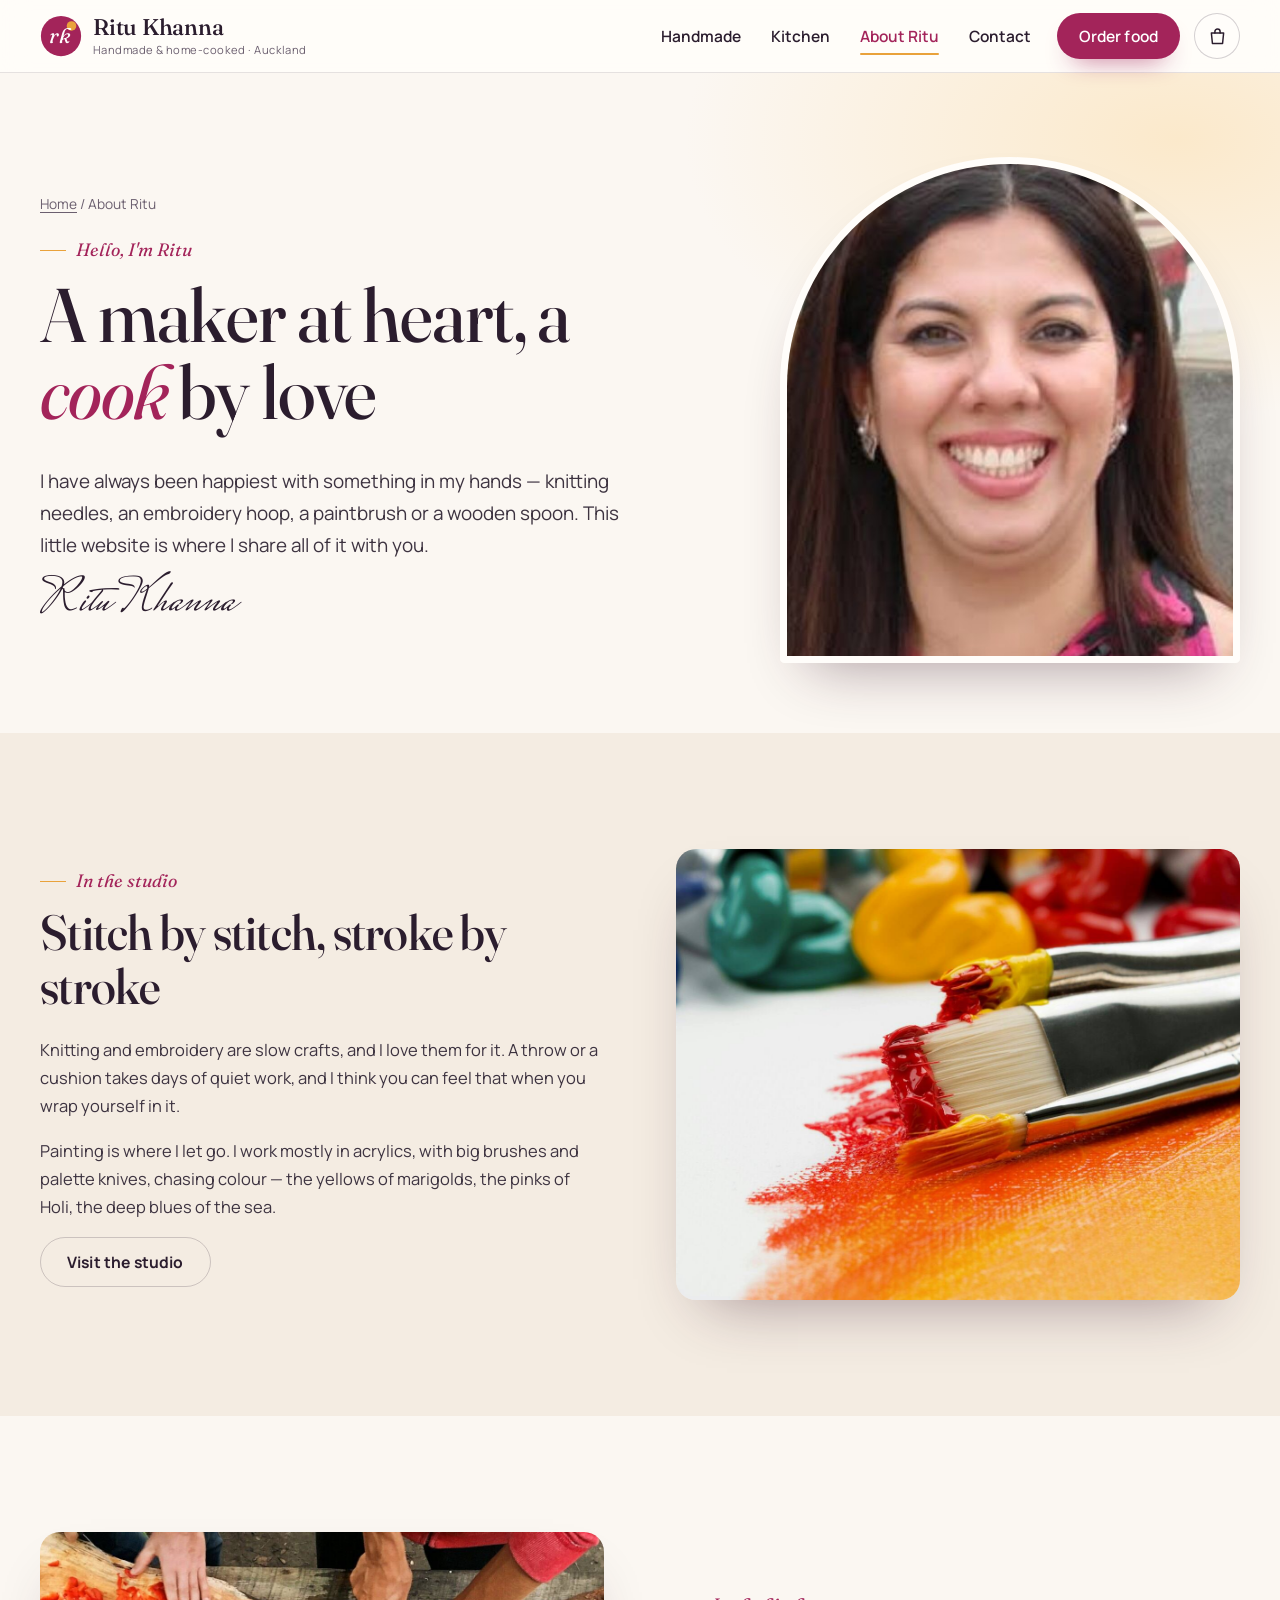
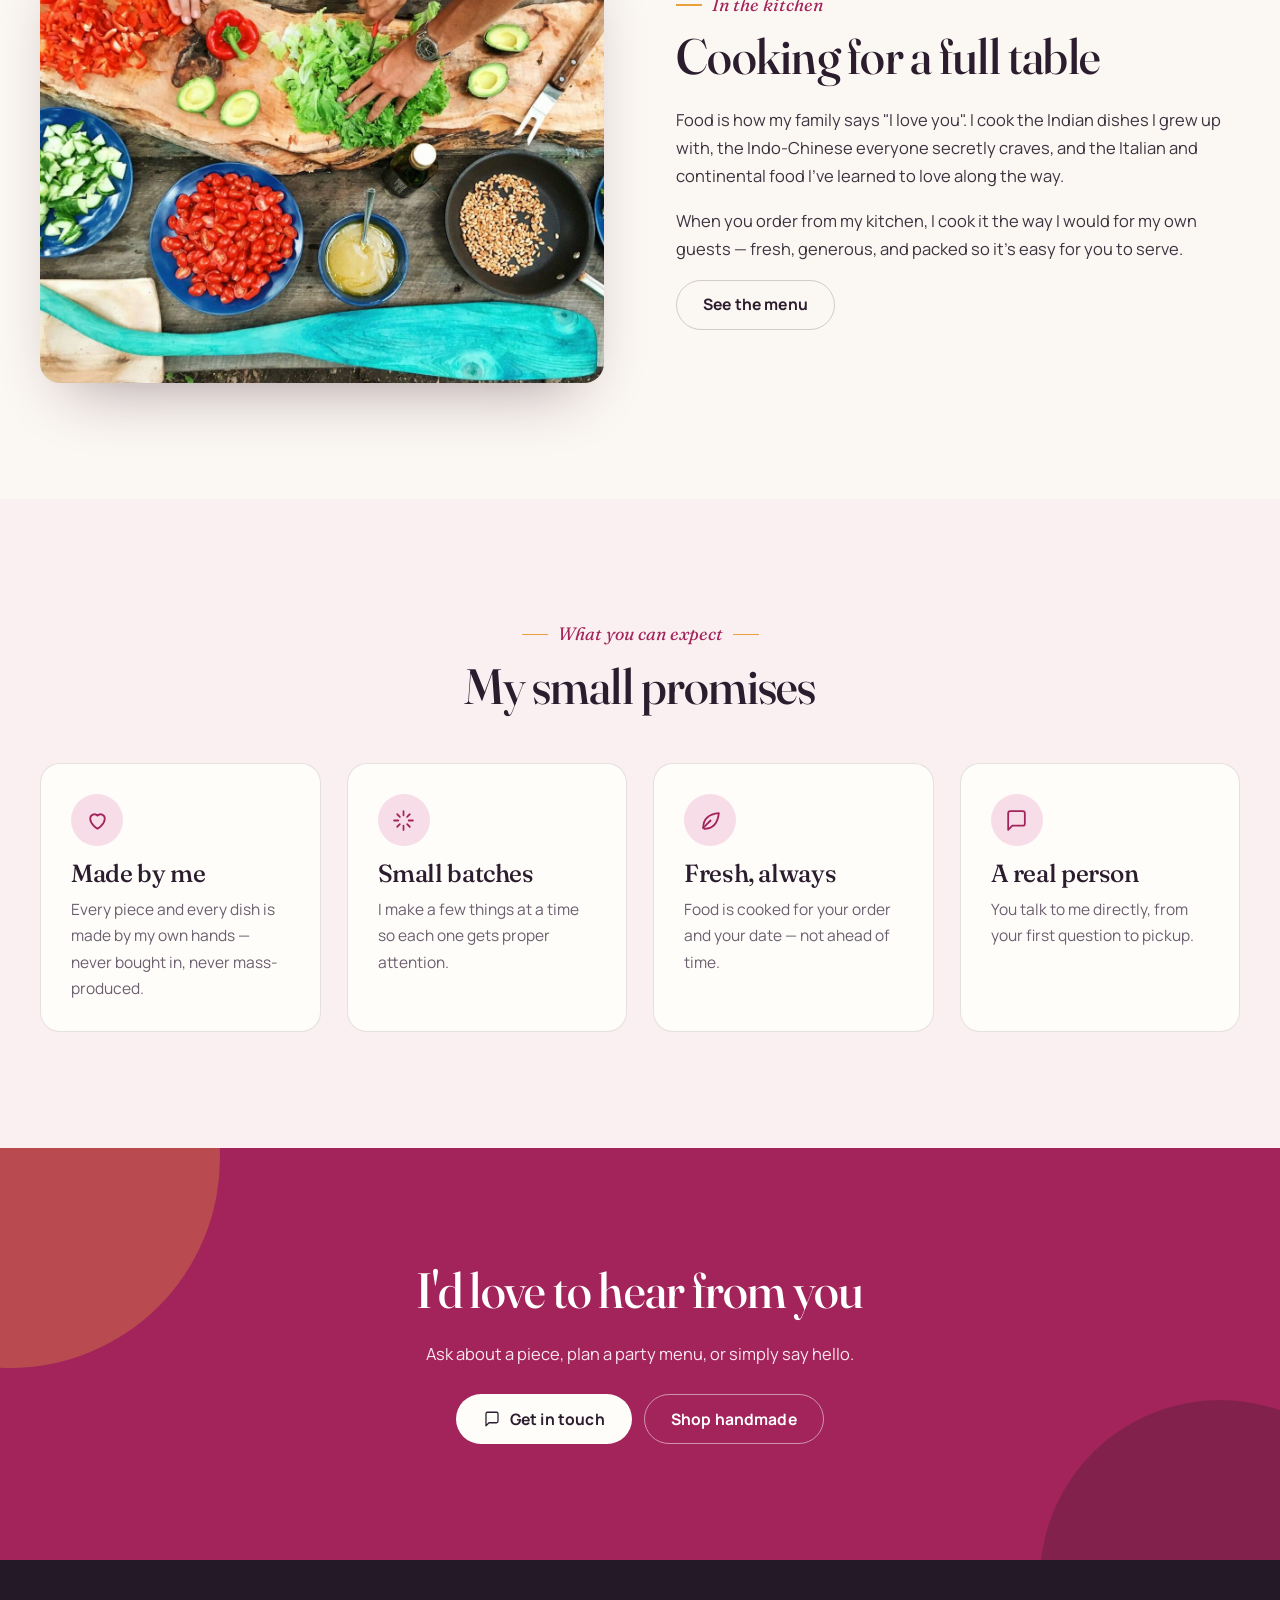
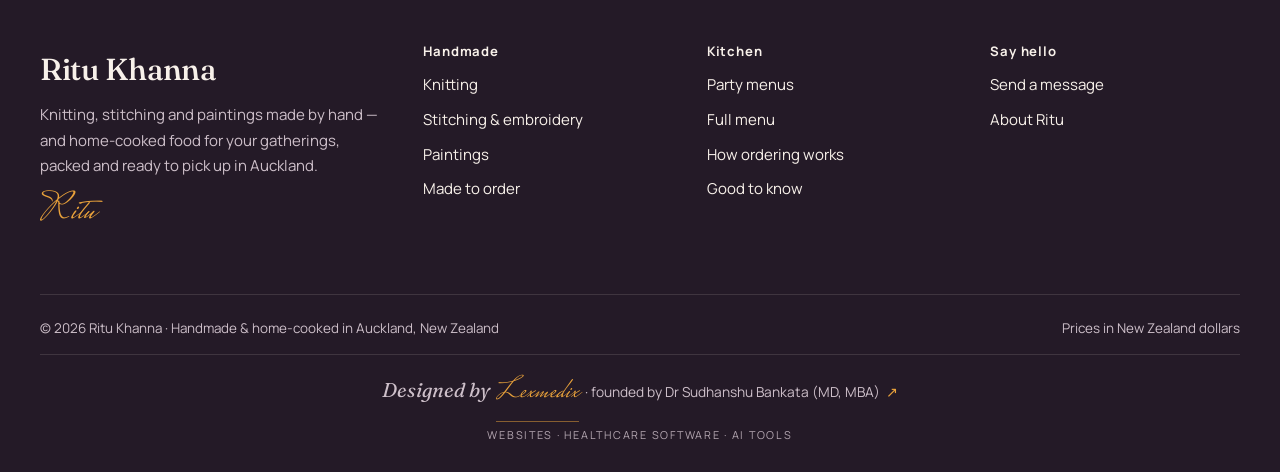
<file: about/index.html>
<!doctype html>
<html lang="en-NZ" data-root="../">
<head>
  <meta charset="utf-8">
  <meta name="viewport" content="width=device-width, initial-scale=1">
  <title>About Ritu Khanna — maker, painter and home cook in Auckland</title>
  <meta name="description" content="Meet Ritu Khanna: she knits, stitches, paints and cooks Indian, Indo-Chinese, Italian and continental food in Auckland.">
  <meta name="theme-color" content="#fbf7f2">
  <meta property="og:type" content="website">
  <meta property="og:site_name" content="Ritu Khanna">
  <meta property="og:title" content="About Ritu Khanna — maker, painter and home cook in Auckland">
  <meta property="og:description" content="Meet Ritu Khanna: she knits, stitches, paints and cooks Indian, Indo-Chinese, Italian and continental food in Auckland.">
  <meta property="og:image" content="https://drbankata.github.io/ritu-khanna/assets/img/og-image.jpg">
  <meta property="og:url" content="https://drbankata.github.io/ritu-khanna/about/">
  <meta property="og:locale" content="en_NZ">
  <meta name="twitter:card" content="summary_large_image">
  <link rel="canonical" href="https://drbankata.github.io/ritu-khanna/about/">
  <link rel="icon" type="image/svg+xml" href="../assets/img/favicon.svg">
  <link rel="icon" type="image/png" href="../assets/img/favicon.png">
  <link rel="apple-touch-icon" href="../assets/img/apple-touch-icon.png">
  <link rel="preload" href="../assets/fonts/fraunces.woff2" as="font" type="font/woff2" crossorigin>
  <link rel="preload" href="../assets/fonts/manrope.woff2" as="font" type="font/woff2" crossorigin>
  <link rel="stylesheet" href="../assets/css/site.css?v=9f1ad7dc">
  <script type="application/ld+json">{"@context": "https://schema.org", "@type": "LocalBusiness", "name": "Ritu Khanna", "url": "https://drbankata.github.io/ritu-khanna/", "image": "https://drbankata.github.io/ritu-khanna/assets/img/og-image.jpg", "description": "Handmade knitting, embroidery and original paintings, and home-cooked Indian, Indo-Chinese, Italian and continental party food for pickup in Auckland.", "address": {"@type": "PostalAddress", "addressLocality": "Auckland", "addressCountry": "NZ"}, "currenciesAccepted": "NZD"}</script>
</head>
<body>
<a class="skip" href="#main">Skip to content</a>
<div class="progress" aria-hidden="true"></div>
<!-- HEADER (same on every page; generated once, now edit each page) -->
<header class="site-header">
  <div class="wrap bar">
    <a class="brand" href="../" aria-label="Ritu Khanna, home"><svg class="mono" viewBox="0 0 48 48" aria-hidden="true"><circle cx="24" cy="24" r="23" fill="#a3245a"/><circle cx="36" cy="12.5" r="5.5" fill="#e9a23b"/><text x="22.5" y="32.5" text-anchor="middle" font-family="Fraunces,Georgia,serif" font-style="italic" font-size="24" fill="#fff">rk</text></svg><span><b>Ritu Khanna</b><small>Handmade &amp; home-cooked · Auckland</small></span></a>
    <div class="tools">
      <nav class="nav" id="site-nav" aria-label="Main"><a href="../handmade/">Handmade</a><a href="../kitchen/">Kitchen</a><a href="../about/" aria-current="page">About Ritu</a><a href="../contact/">Contact</a><a class="btn btn-berry" href="../kitchen/#menu">Order food</a></nav>
      <button class="icon-btn" type="button" data-open-bag aria-label="Your bag"><svg class="" viewBox="0 0 24 24" fill="none" stroke="currentColor" stroke-width="1.7" stroke-linecap="round" stroke-linejoin="round" aria-hidden="true"><path d="M5 8h14l-1.2 12H6.2L5 8z"/><path d="M9 8V6.5a3 3 0 0 1 6 0V8"/></svg><span class="count" data-bag-count data-n="0">0</span></button>
      <button class="icon-btn menu-btn" type="button" aria-expanded="false" aria-controls="site-nav"><svg viewBox="0 0 24 24" fill="none" stroke="currentColor" stroke-width="2" stroke-linecap="round"><path d="M4 7h16M4 12h16M4 17h10"/></svg><span class="sr-only">Open menu</span></button>
    </div>
  </div>
</header>
<main id="main">
<section class="phero">
  <div class="wrap">
    <div>
      <p class="crumbs"><a href="../">Home</a> / About Ritu</p>
      <span class="note">Hello, I'm Ritu</span>
      <h1>A maker at heart, a <em>cook</em> by love</h1>
      <p class="lede">I have always been happiest with something in my hands — knitting needles, an embroidery hoop, a paintbrush or a wooden spoon. This little website is where I share all of it with you.</p>
      <p class="sign" aria-hidden="true">Ritu Khanna</p>
    </div>
    <!-- Swap in a better photo later: replace assets/img/ritu.jpg (portrait, about 3:4) and keep the name. -->
    <div class="pic arch"><img src="../assets/img/ritu.jpg" alt="Ritu Khanna" width="540" height="900" fetchpriority="high"></div>
  </div>
</section>

<section class="section oat">
  <div class="wrap split">
    <div>
      <span class="note">In the studio</span>
      <h2>Stitch by stitch, stroke by stroke</h2>
      <p>Knitting and embroidery are slow crafts, and I love them for it. A throw or a cushion takes days of quiet work, and I think you can feel that when you wrap yourself in it.</p>
      <p>Painting is where I let go. I work mostly in acrylics, with big brushes and palette knives, chasing colour — the yellows of marigolds, the pinks of Holi, the deep blues of the sea.</p>
      <a class="btn btn-line" href="../handmade/">Visit the studio</a>
    </div>
    <div class="pic" style="border-radius:var(--r);overflow:hidden;box-shadow:var(--shadow);aspect-ratio:5/4"><img src="../assets/img/hero-paintbrush.jpg" alt="A paintbrush laying down bright orange paint" width="1400" height="1000" loading="lazy" style="width:100%;height:100%;object-fit:cover"></div>
  </div>
</section>

<section class="section">
  <div class="wrap split">
    <div class="pic" style="border-radius:var(--r);overflow:hidden;box-shadow:var(--shadow);aspect-ratio:5/4"><img src="../assets/img/hero-cooking.jpg" alt="Hands chopping fresh vegetables" width="1400" height="1000" loading="lazy" style="width:100%;height:100%;object-fit:cover"></div>
    <div>
      <span class="note">In the kitchen</span>
      <h2>Cooking for a full table</h2>
      <p>Food is how my family says "I love you". I cook the Indian dishes I grew up with, the Indo-Chinese everyone secretly craves, and the Italian and continental food I've learned to love along the way.</p>
      <p>When you order from my kitchen, I cook it the way I would for my own guests — fresh, generous, and packed so it's easy for you to serve.</p>
      <a class="btn btn-line" href="../kitchen/">See the menu</a>
    </div>
  </div>
</section>

<section class="section blush">
  <div class="wrap">
    <div class="head center"><span class="note">What you can expect</span><h2>My small promises</h2></div>
    <div class="grid g4">
      <article class="card"><span class="ic"><svg class="" viewBox="0 0 24 24" fill="none" stroke="currentColor" stroke-width="1.7" stroke-linecap="round" stroke-linejoin="round" aria-hidden="true"><path d="M12 20s-7-4.4-7-10a4 4 0 0 1 7-2.6A4 4 0 0 1 19 10c0 5.6-7 10-7 10z"/></svg></span><h3>Made by me</h3><p>Every piece and every dish is made by my own hands — never bought in, never mass-produced.</p></article>
      <article class="card"><span class="ic"><svg class="" viewBox="0 0 24 24" fill="none" stroke="currentColor" stroke-width="1.7" stroke-linecap="round" stroke-linejoin="round" aria-hidden="true"><path d="M12 3v4M12 17v4M3 12h4M17 12h4M6 6l2.5 2.5M15.5 15.5L18 18M18 6l-2.5 2.5M8.5 15.5L6 18"/></svg></span><h3>Small batches</h3><p>I make a few things at a time so each one gets proper attention.</p></article>
      <article class="card"><span class="ic"><svg class="" viewBox="0 0 24 24" fill="none" stroke="currentColor" stroke-width="1.7" stroke-linecap="round" stroke-linejoin="round" aria-hidden="true"><path d="M5 19c0-8 5-13 15-14-1 10-6 15-14 15"/><path d="M5 19l7-7"/></svg></span><h3>Fresh, always</h3><p>Food is cooked for your order and your date — not ahead of time.</p></article>
      <article class="card"><span class="ic"><svg class="" viewBox="0 0 24 24" fill="none" stroke="currentColor" stroke-width="1.7" stroke-linecap="round" stroke-linejoin="round" aria-hidden="true"><path d="M20 15a2 2 0 0 1-2 2H8l-4 4V5a2 2 0 0 1 2-2h12a2 2 0 0 1 2 2z"/></svg></span><h3>A real person</h3><p>You talk to me directly, from your first question to pickup.</p></article>
    </div>
  </div>
</section>
<section class="section closing">
  <div class="wrap narrow">
    <h2>I'd love to hear from you</h2>
    <p>Ask about a piece, plan a party menu, or simply say hello.</p>
    <div class="cta-row"><a class="btn btn-light" href="../contact/"><svg class="" viewBox="0 0 24 24" fill="none" stroke="currentColor" stroke-width="1.7" stroke-linecap="round" stroke-linejoin="round" aria-hidden="true"><path d="M20 15a2 2 0 0 1-2 2H8l-4 4V5a2 2 0 0 1 2-2h12a2 2 0 0 1 2 2z"/></svg> Get in touch</a><a class="btn btn-ghost" href="../handmade/">Shop handmade</a></div>
  </div>
</section>
</main>
<!-- FOOTER (same on every page) -->
<footer class="site-footer">
  <div class="wrap">
    <div class="fgrid">
      <div class="fbrand"><b>Ritu Khanna</b><p>Knitting, stitching and paintings made by hand — and home-cooked food for your gatherings, packed and ready to pick up in <span data-pickup>Auckland</span>.</p><p class="sign" aria-hidden="true">Ritu</p>
        <div class="social"><a data-show="instagram" href="#" aria-label="Instagram"><svg class="" viewBox="0 0 24 24" fill="none" stroke="currentColor" stroke-width="1.7" stroke-linecap="round" stroke-linejoin="round" aria-hidden="true"><rect x="3" y="3" width="18" height="18" rx="5"/><circle cx="12" cy="12" r="4"/><circle cx="17.5" cy="6.5" r=".6" fill="currentColor"/></svg></a><a data-show="facebook" href="#" aria-label="Facebook"><svg class="" viewBox="0 0 24 24" fill="none" stroke="currentColor" stroke-width="1.7" stroke-linecap="round" stroke-linejoin="round" aria-hidden="true"><path d="M14.5 21v-7.5h2.6l.4-3h-3V8.6c0-.9.3-1.5 1.6-1.5h1.6V4.4a21 21 0 0 0-2.4-.1c-2.4 0-4 1.4-4 4.1v2.1H8.7v3h2.6V21"/></svg></a><a data-show="whatsapp" href="#" aria-label="WhatsApp"><svg viewBox="0 0 24 24" fill="currentColor" aria-hidden="true"><path d="M12 2a10 10 0 0 0-8.6 15.1L2 22l5-1.3A10 10 0 1 0 12 2zm5.3 14.1c-.2.6-1.3 1.2-1.8 1.2-.5.1-1 .2-3.3-.7-2.8-1.1-4.6-4-4.7-4.2-.1-.2-1.1-1.5-1.1-2.9s.7-2.1 1-2.4c.3-.3.6-.3.8-.3h.6c.2 0 .4 0 .6.5l.9 2.1c.1.2.1.4 0 .6l-.4.6-.4.5c-.1.2-.3.3-.1.6.2.3.8 1.3 1.7 2.1 1.2 1 2.1 1.3 2.4 1.5.3.1.5.1.7-.1l1-1.2c.2-.3.4-.2.7-.1l2 1c.3.1.5.2.5.3.1.2.1.7-.1 1.3z"/></svg></a></div></div>
      <div><h2 class="fh">Handmade</h2><ul><li><a href="../handmade/#knitting">Knitting</a></li><li><a href="../handmade/#stitching">Stitching &amp; embroidery</a></li><li><a href="../handmade/#paintings">Paintings</a></li><li><a href="../handmade/#custom">Made to order</a></li></ul></div>
      <div><h2 class="fh">Kitchen</h2><ul><li><a href="../kitchen/#packages">Party menus</a></li><li><a href="../kitchen/#menu">Full menu</a></li><li><a href="../kitchen/#how">How ordering works</a></li><li><a href="../kitchen/#good-to-know">Good to know</a></li></ul></div>
      <div><h2 class="fh">Say hello</h2><ul><li data-show="whatsapp"><a href="#" data-show="whatsapp">WhatsApp <span data-fill></span></a></li><li data-show="email"><a href="#" data-show="email"><span data-fill></span></a></li><li data-show="phone"><a href="#" data-show="phone"><span data-fill></span></a></li><li><a href="../contact/">Send a message</a></li><li><a href="../about/">About Ritu</a></li></ul></div>
    </div>
    <div class="legal"><span>© <span data-year>2026</span> Ritu Khanna · Handmade &amp; home-cooked in Auckland, New Zealand</span><span>Prices in New Zealand dollars</span></div>
  <div class="made-by"><a class="mb" href="https://lexmedix.in/services/" target="_blank" rel="noopener"><span class="mb-main"><span class="mb-pre">Designed by</span> <span class="mb-name">Lexmedix</span> <span class="mb-cred"><span class="mb-dot" aria-hidden="true">&middot; </span><span class="mb-sr">, </span>founded by Dr Sudhanshu Bankata (MD, MBA)</span><span class="mb-arrow" aria-hidden="true">&#8599;</span></span><span class="mb-sr">, </span><span class="mb-sub">Websites &middot; Healthcare software &middot; AI tools</span><span class="mb-sr"> (opens in a new tab)</span></a></div>
</div>
</footer>
<a class="wa" data-show="whatsapp" href="#" aria-label="Chat with Ritu on WhatsApp"><svg viewBox="0 0 24 24" fill="currentColor" aria-hidden="true"><path d="M12 2a10 10 0 0 0-8.6 15.1L2 22l5-1.3A10 10 0 1 0 12 2zm5.3 14.1c-.2.6-1.3 1.2-1.8 1.2-.5.1-1 .2-3.3-.7-2.8-1.1-4.6-4-4.7-4.2-.1-.2-1.1-1.5-1.1-2.9s.7-2.1 1-2.4c.3-.3.6-.3.8-.3h.6c.2 0 .4 0 .6.5l.9 2.1c.1.2.1.4 0 .6l-.4.6-.4.5c-.1.2-.3.3-.1.6.2.3.8 1.3 1.7 2.1 1.2 1 2.1 1.3 2.4 1.5.3.1.5.1.7-.1l1-1.2c.2-.3.4-.2.7-.1l2 1c.3.1.5.2.5.3.1.2.1.7-.1 1.3z"/></svg></a>
<button class="to-top" type="button" aria-label="Back to top"><svg class="" viewBox="0 0 24 24" fill="none" stroke="currentColor" stroke-width="1.7" stroke-linecap="round" stroke-linejoin="round" aria-hidden="true"><path d="M12 19V5M6 11l6-6 6 6"/></svg></button>
<!-- BAG (handmade items) -->
<dialog class="drawer" id="bag" aria-label="Your bag">
  <div class="dh"><h2>Your bag</h2><button class="icon-btn" type="button" data-close aria-label="Close"><svg class="" viewBox="0 0 24 24" fill="none" stroke="currentColor" stroke-width="1.7" stroke-linecap="round" stroke-linejoin="round" aria-hidden="true"><path d="M6 6l12 12M18 6L6 18"/></svg></button></div>
  <div class="db">
    <div class="bag-empty"><svg class="" viewBox="0 0 24 24" fill="none" stroke="currentColor" stroke-width="1.4" stroke-linecap="round" stroke-linejoin="round" aria-hidden="true"><path d="M5 8h14l-1.2 12H6.2L5 8z"/><path d="M9 8V6.5a3 3 0 0 1 6 0V8"/></svg><p>Your bag is empty.</p><a class="btn btn-line btn-sm" href="../handmade/">Browse handmade pieces</a></div>
    <div class="bag-list" hidden></div>
    <form class="form" id="bag-form" novalidate style="margin-top:20px">
      <div class="seg" role="radiogroup" aria-label="Delivery"><label><input type="radio" name="ship" value="pickup" checked><span>Pick up<small>in <span data-pickup>Auckland</span> · free</small></span></label><label><input type="radio" name="ship" value="courier"><span>Courier<small>within NZ · quoted</small></span></label></div>
      <div class="field"><label for="b-name">Your name</label><input id="b-name" name="name" autocomplete="name" required><span class="err">Please add your name</span></div>
      <div class="row"><div class="field"><label for="b-phone">Phone</label><input id="b-phone" name="phone" type="tel" autocomplete="tel" required><span class="err">Please add a phone number</span></div>
      <div class="field"><label for="b-town">Suburb / town <small>(for courier)</small></label><input id="b-town" name="town" autocomplete="address-level2"></div></div>
      <div class="field"><label for="b-note">Note <small>(colours, sizes, gift message)</small></label><textarea id="b-note" name="note" rows="3"></textarea></div>
      <button hidden type="submit"></button>
    </form>
  </div>
  <div class="df" hidden>
    <div class="total"><span>Items total</span><span class="price" data-bag-total>NZ$0</span></div>
    <button class="btn btn-berry btn-block" type="submit" form="bag-form"><svg class="" viewBox="0 0 24 24" fill="none" stroke="currentColor" stroke-width="1.7" stroke-linecap="round" stroke-linejoin="round" aria-hidden="true"><path d="M20 15a2 2 0 0 1-2 2H8l-4 4V5a2 2 0 0 1 2-2h12a2 2 0 0 1 2 2z"/></svg> Send order to Ritu</button>
    <p class="fine" style="margin:10px 0 0">Ritu confirms availability, postage and timing, then you pay to confirm. Nothing is charged here.</p>
  </div>
</dialog>
<!-- SEND (orders + messages) -->
<dialog class="modal" id="send" aria-label="Send to Ritu" style="width:min(620px,calc(100% - 24px))">
  <button class="icon-btn x" type="button" data-close aria-label="Close"><svg class="" viewBox="0 0 24 24" fill="none" stroke="currentColor" stroke-width="1.7" stroke-linecap="round" stroke-linejoin="round" aria-hidden="true"><path d="M6 6l12 12M18 6L6 18"/></svg></button>
  <div class="send">
    <h2>Send your order to Ritu</h2>
    <p class="fine">This is what Ritu will receive. Choose how you'd like to send it.</p>
    <pre class="msg-box"></pre>
    <div class="cta-row"><a class="btn wa-green" data-send="whatsapp" href="#" hidden><svg viewBox="0 0 24 24" fill="currentColor" aria-hidden="true"><path d="M12 2a10 10 0 0 0-8.6 15.1L2 22l5-1.3A10 10 0 1 0 12 2zm5.3 14.1c-.2.6-1.3 1.2-1.8 1.2-.5.1-1 .2-3.3-.7-2.8-1.1-4.6-4-4.7-4.2-.1-.2-1.1-1.5-1.1-2.9s.7-2.1 1-2.4c.3-.3.6-.3.8-.3h.6c.2 0 .4 0 .6.5l.9 2.1c.1.2.1.4 0 .6l-.4.6-.4.5c-.1.2-.3.3-.1.6.2.3.8 1.3 1.7 2.1 1.2 1 2.1 1.3 2.4 1.5.3.1.5.1.7-.1l1-1.2c.2-.3.4-.2.7-.1l2 1c.3.1.5.2.5.3.1.2.1.7-.1 1.3z"/></svg> Send on WhatsApp</a><a class="btn btn-berry" data-send="email" href="#" hidden><svg class="" viewBox="0 0 24 24" fill="none" stroke="currentColor" stroke-width="1.7" stroke-linecap="round" stroke-linejoin="round" aria-hidden="true"><rect x="3" y="5" width="18" height="14" rx="2"/><path d="M3.5 6.5l8.5 6.5 8.5-6.5"/></svg> Send by email</a><a class="btn btn-berry" data-send="form" href="#" hidden><svg class="" viewBox="0 0 24 24" fill="none" stroke="currentColor" stroke-width="1.7" stroke-linecap="round" stroke-linejoin="round" aria-hidden="true"><path d="M20 15a2 2 0 0 1-2 2H8l-4 4V5a2 2 0 0 1 2-2h12a2 2 0 0 1 2 2z"/></svg> Open order form</a><button class="btn btn-line" type="button" data-copy>Copy order details</button></div>
    <p class="holding" data-soon style="margin-top:16px">Online ordering opens very soon. Copy your order details for now — Ritu's WhatsApp and email will appear here as soon as they're set up.</p>
    <div class="pay-note" data-paybox><svg class="" viewBox="0 0 24 24" fill="none" stroke="currentColor" stroke-width="1.7" stroke-linecap="round" stroke-linejoin="round" aria-hidden="true"><rect x="3" y="5.5" width="18" height="13" rx="2"/><path d="M3 10h18M7 15h4"/></svg><div><b>Pay in advance to confirm.</b> Ritu replies to confirm your date and total. Your order is locked in once payment is received.<span data-show="bank" hidden><br>Bank transfer: <b data-fill></b></span><span data-show="payment" hidden><br><a data-show="payment" href="#">Pay securely online</a></span></div></div>
  </div>
</dialog>
<script src="../assets/js/site.js?v=2" defer></script>
</body>
</html>
</file>
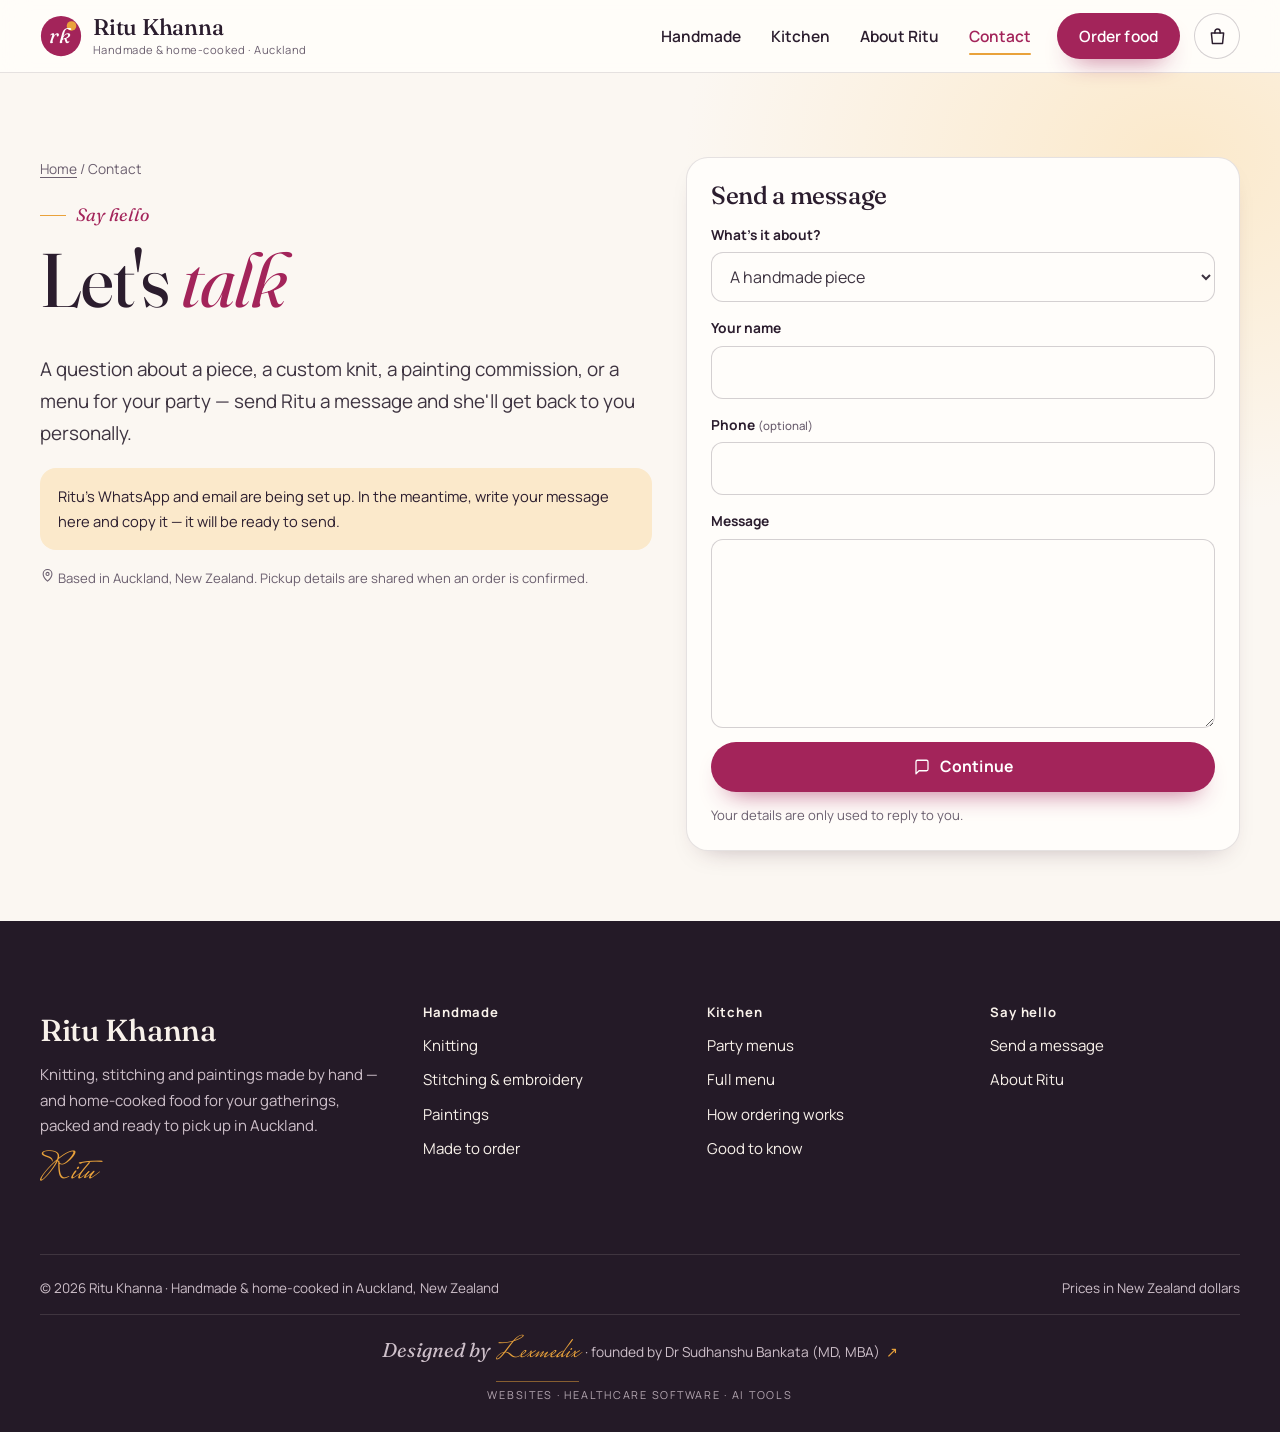
<file: contact/index.html>
<!doctype html>
<html lang="en-NZ" data-root="../">
<head>
  <meta charset="utf-8">
  <meta name="viewport" content="width=device-width, initial-scale=1">
  <title>Contact Ritu Khanna — orders, commissions and party menus</title>
  <meta name="description" content="Get in touch with Ritu Khanna about handmade pieces, painting commissions or home-cooked party food in Auckland.">
  <meta name="theme-color" content="#fbf7f2">
  <meta property="og:type" content="website">
  <meta property="og:site_name" content="Ritu Khanna">
  <meta property="og:title" content="Contact Ritu Khanna — orders, commissions and party menus">
  <meta property="og:description" content="Get in touch with Ritu Khanna about handmade pieces, painting commissions or home-cooked party food in Auckland.">
  <meta property="og:image" content="https://drbankata.github.io/ritu-khanna/assets/img/og-image.jpg">
  <meta property="og:url" content="https://drbankata.github.io/ritu-khanna/contact/">
  <meta property="og:locale" content="en_NZ">
  <meta name="twitter:card" content="summary_large_image">
  <link rel="canonical" href="https://drbankata.github.io/ritu-khanna/contact/">
  <link rel="icon" type="image/svg+xml" href="../assets/img/favicon.svg">
  <link rel="icon" type="image/png" href="../assets/img/favicon.png">
  <link rel="apple-touch-icon" href="../assets/img/apple-touch-icon.png">
  <link rel="preload" href="../assets/fonts/fraunces.woff2" as="font" type="font/woff2" crossorigin>
  <link rel="preload" href="../assets/fonts/manrope.woff2" as="font" type="font/woff2" crossorigin>
  <link rel="stylesheet" href="../assets/css/site.css?v=9f1ad7dc">
  <script type="application/ld+json">{"@context": "https://schema.org", "@type": "LocalBusiness", "name": "Ritu Khanna", "url": "https://drbankata.github.io/ritu-khanna/", "image": "https://drbankata.github.io/ritu-khanna/assets/img/og-image.jpg", "description": "Handmade knitting, embroidery and original paintings, and home-cooked Indian, Indo-Chinese, Italian and continental party food for pickup in Auckland.", "address": {"@type": "PostalAddress", "addressLocality": "Auckland", "addressCountry": "NZ"}, "currenciesAccepted": "NZD"}</script>
</head>
<body>
<a class="skip" href="#main">Skip to content</a>
<div class="progress" aria-hidden="true"></div>
<!-- HEADER (same on every page; generated once, now edit each page) -->
<header class="site-header">
  <div class="wrap bar">
    <a class="brand" href="../" aria-label="Ritu Khanna, home"><svg class="mono" viewBox="0 0 48 48" aria-hidden="true"><circle cx="24" cy="24" r="23" fill="#a3245a"/><circle cx="36" cy="12.5" r="5.5" fill="#e9a23b"/><text x="22.5" y="32.5" text-anchor="middle" font-family="Fraunces,Georgia,serif" font-style="italic" font-size="24" fill="#fff">rk</text></svg><span><b>Ritu Khanna</b><small>Handmade &amp; home-cooked · Auckland</small></span></a>
    <div class="tools">
      <nav class="nav" id="site-nav" aria-label="Main"><a href="../handmade/">Handmade</a><a href="../kitchen/">Kitchen</a><a href="../about/">About Ritu</a><a href="../contact/" aria-current="page">Contact</a><a class="btn btn-berry" href="../kitchen/#menu">Order food</a></nav>
      <button class="icon-btn" type="button" data-open-bag aria-label="Your bag"><svg class="" viewBox="0 0 24 24" fill="none" stroke="currentColor" stroke-width="1.7" stroke-linecap="round" stroke-linejoin="round" aria-hidden="true"><path d="M5 8h14l-1.2 12H6.2L5 8z"/><path d="M9 8V6.5a3 3 0 0 1 6 0V8"/></svg><span class="count" data-bag-count data-n="0">0</span></button>
      <button class="icon-btn menu-btn" type="button" aria-expanded="false" aria-controls="site-nav"><svg viewBox="0 0 24 24" fill="none" stroke="currentColor" stroke-width="2" stroke-linecap="round"><path d="M4 7h16M4 12h16M4 17h10"/></svg><span class="sr-only">Open menu</span></button>
    </div>
  </div>
</header>
<main id="main">
<section class="phero">
  <div class="wrap" style="align-items:start">
    <div>
      <p class="crumbs"><a href="../">Home</a> / Contact</p>
      <span class="note">Say hello</span>
      <h1>Let's <em>talk</em></h1>
      <p class="lede">A question about a piece, a custom knit, a painting commission, or a menu for your party — send Ritu a message and she'll get back to you personally.</p>
      <div class="contact-cards">
        <a class="ccard" data-show="whatsapp" href="#"><span class="ic"><svg viewBox="0 0 24 24" fill="currentColor" aria-hidden="true"><path d="M12 2a10 10 0 0 0-8.6 15.1L2 22l5-1.3A10 10 0 1 0 12 2zm5.3 14.1c-.2.6-1.3 1.2-1.8 1.2-.5.1-1 .2-3.3-.7-2.8-1.1-4.6-4-4.7-4.2-.1-.2-1.1-1.5-1.1-2.9s.7-2.1 1-2.4c.3-.3.6-.3.8-.3h.6c.2 0 .4 0 .6.5l.9 2.1c.1.2.1.4 0 .6l-.4.6-.4.5c-.1.2-.3.3-.1.6.2.3.8 1.3 1.7 2.1 1.2 1 2.1 1.3 2.4 1.5.3.1.5.1.7-.1l1-1.2c.2-.3.4-.2.7-.1l2 1c.3.1.5.2.5.3.1.2.1.7-.1 1.3z"/></svg></span><span><b>WhatsApp</b><small data-fill></small></span></a>
        <a class="ccard" data-show="email" href="#"><span class="ic"><svg class="" viewBox="0 0 24 24" fill="none" stroke="currentColor" stroke-width="1.7" stroke-linecap="round" stroke-linejoin="round" aria-hidden="true"><rect x="3" y="5" width="18" height="14" rx="2"/><path d="M3.5 6.5l8.5 6.5 8.5-6.5"/></svg></span><span><b>Email</b><small data-fill></small></span></a>
        <a class="ccard" data-show="phone" href="#"><span class="ic"><svg class="" viewBox="0 0 24 24" fill="none" stroke="currentColor" stroke-width="1.7" stroke-linecap="round" stroke-linejoin="round" aria-hidden="true"><path d="M5 3.5h3.5l1.8 4.6-2.3 1.4a11 11 0 0 0 6.5 6.5l1.4-2.3 4.6 1.8V19a2 2 0 0 1-2 2A17.5 17.5 0 0 1 3 5.5a2 2 0 0 1 2-2z"/></svg></span><span><b>Call</b><small data-fill></small></span></a>
        <a class="ccard" data-show="instagram" href="#"><span class="ic"><svg class="" viewBox="0 0 24 24" fill="none" stroke="currentColor" stroke-width="1.7" stroke-linecap="round" stroke-linejoin="round" aria-hidden="true"><rect x="3" y="3" width="18" height="18" rx="5"/><circle cx="12" cy="12" r="4"/><circle cx="17.5" cy="6.5" r=".6" fill="currentColor"/></svg></span><span><b>Instagram</b><small>See new pieces first</small></span></a>
        <a class="ccard" data-show="facebook" href="#"><span class="ic"><svg class="" viewBox="0 0 24 24" fill="none" stroke="currentColor" stroke-width="1.7" stroke-linecap="round" stroke-linejoin="round" aria-hidden="true"><path d="M14.5 21v-7.5h2.6l.4-3h-3V8.6c0-.9.3-1.5 1.6-1.5h1.6V4.4a21 21 0 0 0-2.4-.1c-2.4 0-4 1.4-4 4.1v2.1H8.7v3h2.6V21"/></svg></span><span><b>Facebook</b><small>Follow along</small></span></a>
      </div>
      <p class="holding" data-when-none>Ritu's WhatsApp and email are being set up. In the meantime, write your message here and copy it — it will be ready to send.</p>
      <p class="fine" style="margin-top:18px"><svg class="ico" viewBox="0 0 24 24" fill="none" stroke="currentColor" stroke-width="1.7" stroke-linecap="round" stroke-linejoin="round" aria-hidden="true"><path d="M12 21s-7-6.1-7-11.5a7 7 0 0 1 14 0C19 14.9 12 21 12 21z"/><circle cx="12" cy="9.5" r="2.5"/></svg> Based in <span data-pickup>Auckland</span>, New Zealand. Pickup details are shared when an order is confirmed.</p>
    </div>
    <div class="summary" style="position:static">
      <h2 class="h3">Send a message</h2>
      <form class="form" id="contact-form" novalidate>
        <div class="field"><label for="c-topic">What's it about?</label><select id="c-topic" name="topic"><option>A handmade piece</option><option>A painting or commission</option><option>A food order or party menu</option><option>Something else</option></select></div>
        <div class="row"><div class="field"><label for="c-name">Your name</label><input id="c-name" name="name" autocomplete="name" required><span class="err">Please add your name</span></div>
        <div class="field"><label for="c-phone">Phone <small>(optional)</small></label><input id="c-phone" name="phone" type="tel" autocomplete="tel"></div></div>
        <div class="field"><label for="c-msg">Message</label><textarea id="c-msg" name="message" rows="6" required></textarea><span class="err">Please write a short message</span></div>
        <button class="btn btn-berry btn-block" type="submit"><svg class="" viewBox="0 0 24 24" fill="none" stroke="currentColor" stroke-width="1.7" stroke-linecap="round" stroke-linejoin="round" aria-hidden="true"><path d="M20 15a2 2 0 0 1-2 2H8l-4 4V5a2 2 0 0 1 2-2h12a2 2 0 0 1 2 2z"/></svg> Continue</button>
        <p class="fine" style="margin:0">Your details are only used to reply to you.</p>
      </form>
    </div>
  </div>
</section>
</main>
<!-- FOOTER (same on every page) -->
<footer class="site-footer">
  <div class="wrap">
    <div class="fgrid">
      <div class="fbrand"><b>Ritu Khanna</b><p>Knitting, stitching and paintings made by hand — and home-cooked food for your gatherings, packed and ready to pick up in <span data-pickup>Auckland</span>.</p><p class="sign" aria-hidden="true">Ritu</p>
        <div class="social"><a data-show="instagram" href="#" aria-label="Instagram"><svg class="" viewBox="0 0 24 24" fill="none" stroke="currentColor" stroke-width="1.7" stroke-linecap="round" stroke-linejoin="round" aria-hidden="true"><rect x="3" y="3" width="18" height="18" rx="5"/><circle cx="12" cy="12" r="4"/><circle cx="17.5" cy="6.5" r=".6" fill="currentColor"/></svg></a><a data-show="facebook" href="#" aria-label="Facebook"><svg class="" viewBox="0 0 24 24" fill="none" stroke="currentColor" stroke-width="1.7" stroke-linecap="round" stroke-linejoin="round" aria-hidden="true"><path d="M14.5 21v-7.5h2.6l.4-3h-3V8.6c0-.9.3-1.5 1.6-1.5h1.6V4.4a21 21 0 0 0-2.4-.1c-2.4 0-4 1.4-4 4.1v2.1H8.7v3h2.6V21"/></svg></a><a data-show="whatsapp" href="#" aria-label="WhatsApp"><svg viewBox="0 0 24 24" fill="currentColor" aria-hidden="true"><path d="M12 2a10 10 0 0 0-8.6 15.1L2 22l5-1.3A10 10 0 1 0 12 2zm5.3 14.1c-.2.6-1.3 1.2-1.8 1.2-.5.1-1 .2-3.3-.7-2.8-1.1-4.6-4-4.7-4.2-.1-.2-1.1-1.5-1.1-2.9s.7-2.1 1-2.4c.3-.3.6-.3.8-.3h.6c.2 0 .4 0 .6.5l.9 2.1c.1.2.1.4 0 .6l-.4.6-.4.5c-.1.2-.3.3-.1.6.2.3.8 1.3 1.7 2.1 1.2 1 2.1 1.3 2.4 1.5.3.1.5.1.7-.1l1-1.2c.2-.3.4-.2.7-.1l2 1c.3.1.5.2.5.3.1.2.1.7-.1 1.3z"/></svg></a></div></div>
      <div><h2 class="fh">Handmade</h2><ul><li><a href="../handmade/#knitting">Knitting</a></li><li><a href="../handmade/#stitching">Stitching &amp; embroidery</a></li><li><a href="../handmade/#paintings">Paintings</a></li><li><a href="../handmade/#custom">Made to order</a></li></ul></div>
      <div><h2 class="fh">Kitchen</h2><ul><li><a href="../kitchen/#packages">Party menus</a></li><li><a href="../kitchen/#menu">Full menu</a></li><li><a href="../kitchen/#how">How ordering works</a></li><li><a href="../kitchen/#good-to-know">Good to know</a></li></ul></div>
      <div><h2 class="fh">Say hello</h2><ul><li data-show="whatsapp"><a href="#" data-show="whatsapp">WhatsApp <span data-fill></span></a></li><li data-show="email"><a href="#" data-show="email"><span data-fill></span></a></li><li data-show="phone"><a href="#" data-show="phone"><span data-fill></span></a></li><li><a href="../contact/">Send a message</a></li><li><a href="../about/">About Ritu</a></li></ul></div>
    </div>
    <div class="legal"><span>© <span data-year>2026</span> Ritu Khanna · Handmade &amp; home-cooked in Auckland, New Zealand</span><span>Prices in New Zealand dollars</span></div>
  <div class="made-by"><a class="mb" href="https://lexmedix.in/services/" target="_blank" rel="noopener"><span class="mb-main"><span class="mb-pre">Designed by</span> <span class="mb-name">Lexmedix</span> <span class="mb-cred"><span class="mb-dot" aria-hidden="true">&middot; </span><span class="mb-sr">, </span>founded by Dr Sudhanshu Bankata (MD, MBA)</span><span class="mb-arrow" aria-hidden="true">&#8599;</span></span><span class="mb-sr">, </span><span class="mb-sub">Websites &middot; Healthcare software &middot; AI tools</span><span class="mb-sr"> (opens in a new tab)</span></a></div>
</div>
</footer>
<a class="wa" data-show="whatsapp" href="#" aria-label="Chat with Ritu on WhatsApp"><svg viewBox="0 0 24 24" fill="currentColor" aria-hidden="true"><path d="M12 2a10 10 0 0 0-8.6 15.1L2 22l5-1.3A10 10 0 1 0 12 2zm5.3 14.1c-.2.6-1.3 1.2-1.8 1.2-.5.1-1 .2-3.3-.7-2.8-1.1-4.6-4-4.7-4.2-.1-.2-1.1-1.5-1.1-2.9s.7-2.1 1-2.4c.3-.3.6-.3.8-.3h.6c.2 0 .4 0 .6.5l.9 2.1c.1.2.1.4 0 .6l-.4.6-.4.5c-.1.2-.3.3-.1.6.2.3.8 1.3 1.7 2.1 1.2 1 2.1 1.3 2.4 1.5.3.1.5.1.7-.1l1-1.2c.2-.3.4-.2.7-.1l2 1c.3.1.5.2.5.3.1.2.1.7-.1 1.3z"/></svg></a>
<button class="to-top" type="button" aria-label="Back to top"><svg class="" viewBox="0 0 24 24" fill="none" stroke="currentColor" stroke-width="1.7" stroke-linecap="round" stroke-linejoin="round" aria-hidden="true"><path d="M12 19V5M6 11l6-6 6 6"/></svg></button>
<!-- BAG (handmade items) -->
<dialog class="drawer" id="bag" aria-label="Your bag">
  <div class="dh"><h2>Your bag</h2><button class="icon-btn" type="button" data-close aria-label="Close"><svg class="" viewBox="0 0 24 24" fill="none" stroke="currentColor" stroke-width="1.7" stroke-linecap="round" stroke-linejoin="round" aria-hidden="true"><path d="M6 6l12 12M18 6L6 18"/></svg></button></div>
  <div class="db">
    <div class="bag-empty"><svg class="" viewBox="0 0 24 24" fill="none" stroke="currentColor" stroke-width="1.4" stroke-linecap="round" stroke-linejoin="round" aria-hidden="true"><path d="M5 8h14l-1.2 12H6.2L5 8z"/><path d="M9 8V6.5a3 3 0 0 1 6 0V8"/></svg><p>Your bag is empty.</p><a class="btn btn-line btn-sm" href="../handmade/">Browse handmade pieces</a></div>
    <div class="bag-list" hidden></div>
    <form class="form" id="bag-form" novalidate style="margin-top:20px">
      <div class="seg" role="radiogroup" aria-label="Delivery"><label><input type="radio" name="ship" value="pickup" checked><span>Pick up<small>in <span data-pickup>Auckland</span> · free</small></span></label><label><input type="radio" name="ship" value="courier"><span>Courier<small>within NZ · quoted</small></span></label></div>
      <div class="field"><label for="b-name">Your name</label><input id="b-name" name="name" autocomplete="name" required><span class="err">Please add your name</span></div>
      <div class="row"><div class="field"><label for="b-phone">Phone</label><input id="b-phone" name="phone" type="tel" autocomplete="tel" required><span class="err">Please add a phone number</span></div>
      <div class="field"><label for="b-town">Suburb / town <small>(for courier)</small></label><input id="b-town" name="town" autocomplete="address-level2"></div></div>
      <div class="field"><label for="b-note">Note <small>(colours, sizes, gift message)</small></label><textarea id="b-note" name="note" rows="3"></textarea></div>
      <button hidden type="submit"></button>
    </form>
  </div>
  <div class="df" hidden>
    <div class="total"><span>Items total</span><span class="price" data-bag-total>NZ$0</span></div>
    <button class="btn btn-berry btn-block" type="submit" form="bag-form"><svg class="" viewBox="0 0 24 24" fill="none" stroke="currentColor" stroke-width="1.7" stroke-linecap="round" stroke-linejoin="round" aria-hidden="true"><path d="M20 15a2 2 0 0 1-2 2H8l-4 4V5a2 2 0 0 1 2-2h12a2 2 0 0 1 2 2z"/></svg> Send order to Ritu</button>
    <p class="fine" style="margin:10px 0 0">Ritu confirms availability, postage and timing, then you pay to confirm. Nothing is charged here.</p>
  </div>
</dialog>
<!-- SEND (orders + messages) -->
<dialog class="modal" id="send" aria-label="Send to Ritu" style="width:min(620px,calc(100% - 24px))">
  <button class="icon-btn x" type="button" data-close aria-label="Close"><svg class="" viewBox="0 0 24 24" fill="none" stroke="currentColor" stroke-width="1.7" stroke-linecap="round" stroke-linejoin="round" aria-hidden="true"><path d="M6 6l12 12M18 6L6 18"/></svg></button>
  <div class="send">
    <h2>Send your order to Ritu</h2>
    <p class="fine">This is what Ritu will receive. Choose how you'd like to send it.</p>
    <pre class="msg-box"></pre>
    <div class="cta-row"><a class="btn wa-green" data-send="whatsapp" href="#" hidden><svg viewBox="0 0 24 24" fill="currentColor" aria-hidden="true"><path d="M12 2a10 10 0 0 0-8.6 15.1L2 22l5-1.3A10 10 0 1 0 12 2zm5.3 14.1c-.2.6-1.3 1.2-1.8 1.2-.5.1-1 .2-3.3-.7-2.8-1.1-4.6-4-4.7-4.2-.1-.2-1.1-1.5-1.1-2.9s.7-2.1 1-2.4c.3-.3.6-.3.8-.3h.6c.2 0 .4 0 .6.5l.9 2.1c.1.2.1.4 0 .6l-.4.6-.4.5c-.1.2-.3.3-.1.6.2.3.8 1.3 1.7 2.1 1.2 1 2.1 1.3 2.4 1.5.3.1.5.1.7-.1l1-1.2c.2-.3.4-.2.7-.1l2 1c.3.1.5.2.5.3.1.2.1.7-.1 1.3z"/></svg> Send on WhatsApp</a><a class="btn btn-berry" data-send="email" href="#" hidden><svg class="" viewBox="0 0 24 24" fill="none" stroke="currentColor" stroke-width="1.7" stroke-linecap="round" stroke-linejoin="round" aria-hidden="true"><rect x="3" y="5" width="18" height="14" rx="2"/><path d="M3.5 6.5l8.5 6.5 8.5-6.5"/></svg> Send by email</a><a class="btn btn-berry" data-send="form" href="#" hidden><svg class="" viewBox="0 0 24 24" fill="none" stroke="currentColor" stroke-width="1.7" stroke-linecap="round" stroke-linejoin="round" aria-hidden="true"><path d="M20 15a2 2 0 0 1-2 2H8l-4 4V5a2 2 0 0 1 2-2h12a2 2 0 0 1 2 2z"/></svg> Open order form</a><button class="btn btn-line" type="button" data-copy>Copy order details</button></div>
    <p class="holding" data-soon style="margin-top:16px">Online ordering opens very soon. Copy your order details for now — Ritu's WhatsApp and email will appear here as soon as they're set up.</p>
    <div class="pay-note" data-paybox><svg class="" viewBox="0 0 24 24" fill="none" stroke="currentColor" stroke-width="1.7" stroke-linecap="round" stroke-linejoin="round" aria-hidden="true"><rect x="3" y="5.5" width="18" height="13" rx="2"/><path d="M3 10h18M7 15h4"/></svg><div><b>Pay in advance to confirm.</b> Ritu replies to confirm your date and total. Your order is locked in once payment is received.<span data-show="bank" hidden><br>Bank transfer: <b data-fill></b></span><span data-show="payment" hidden><br><a data-show="payment" href="#">Pay securely online</a></span></div></div>
  </div>
</dialog>
<script src="../assets/js/site.js?v=2" defer></script>
</body>
</html>
</file>
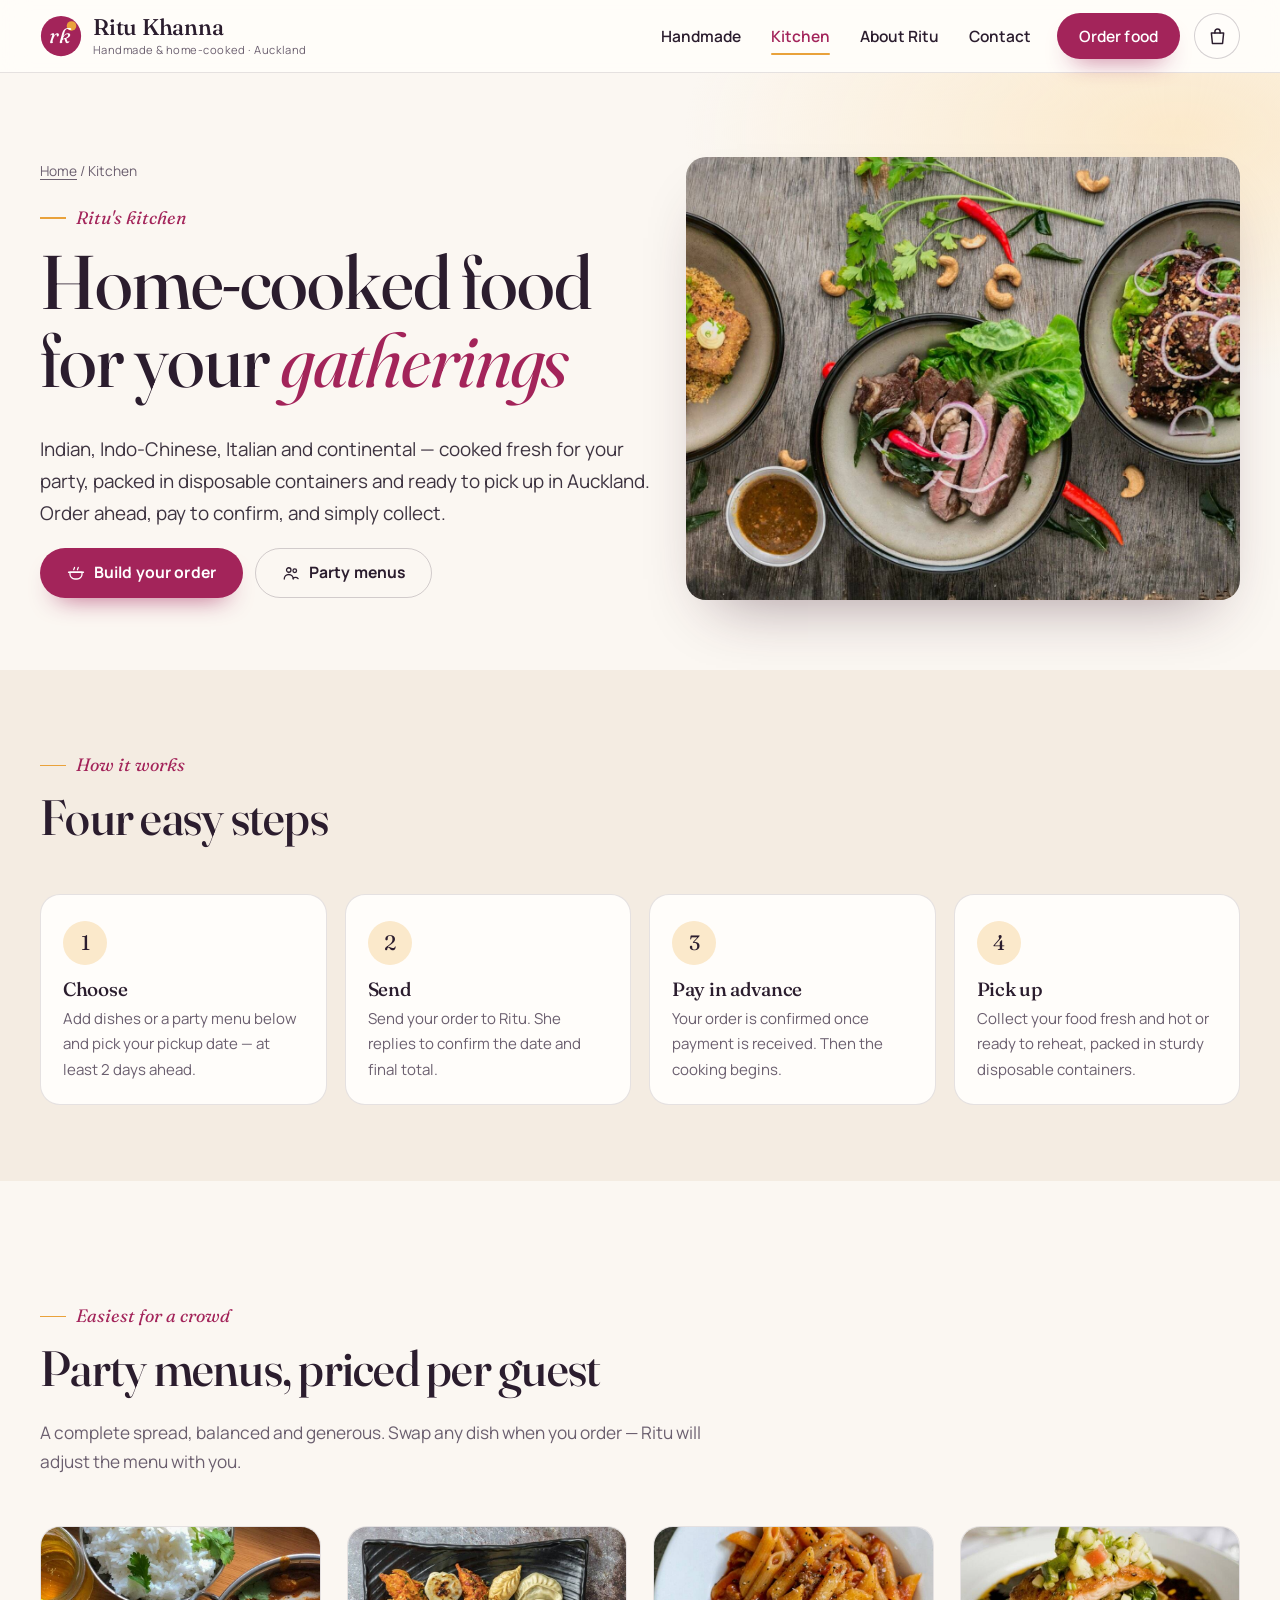
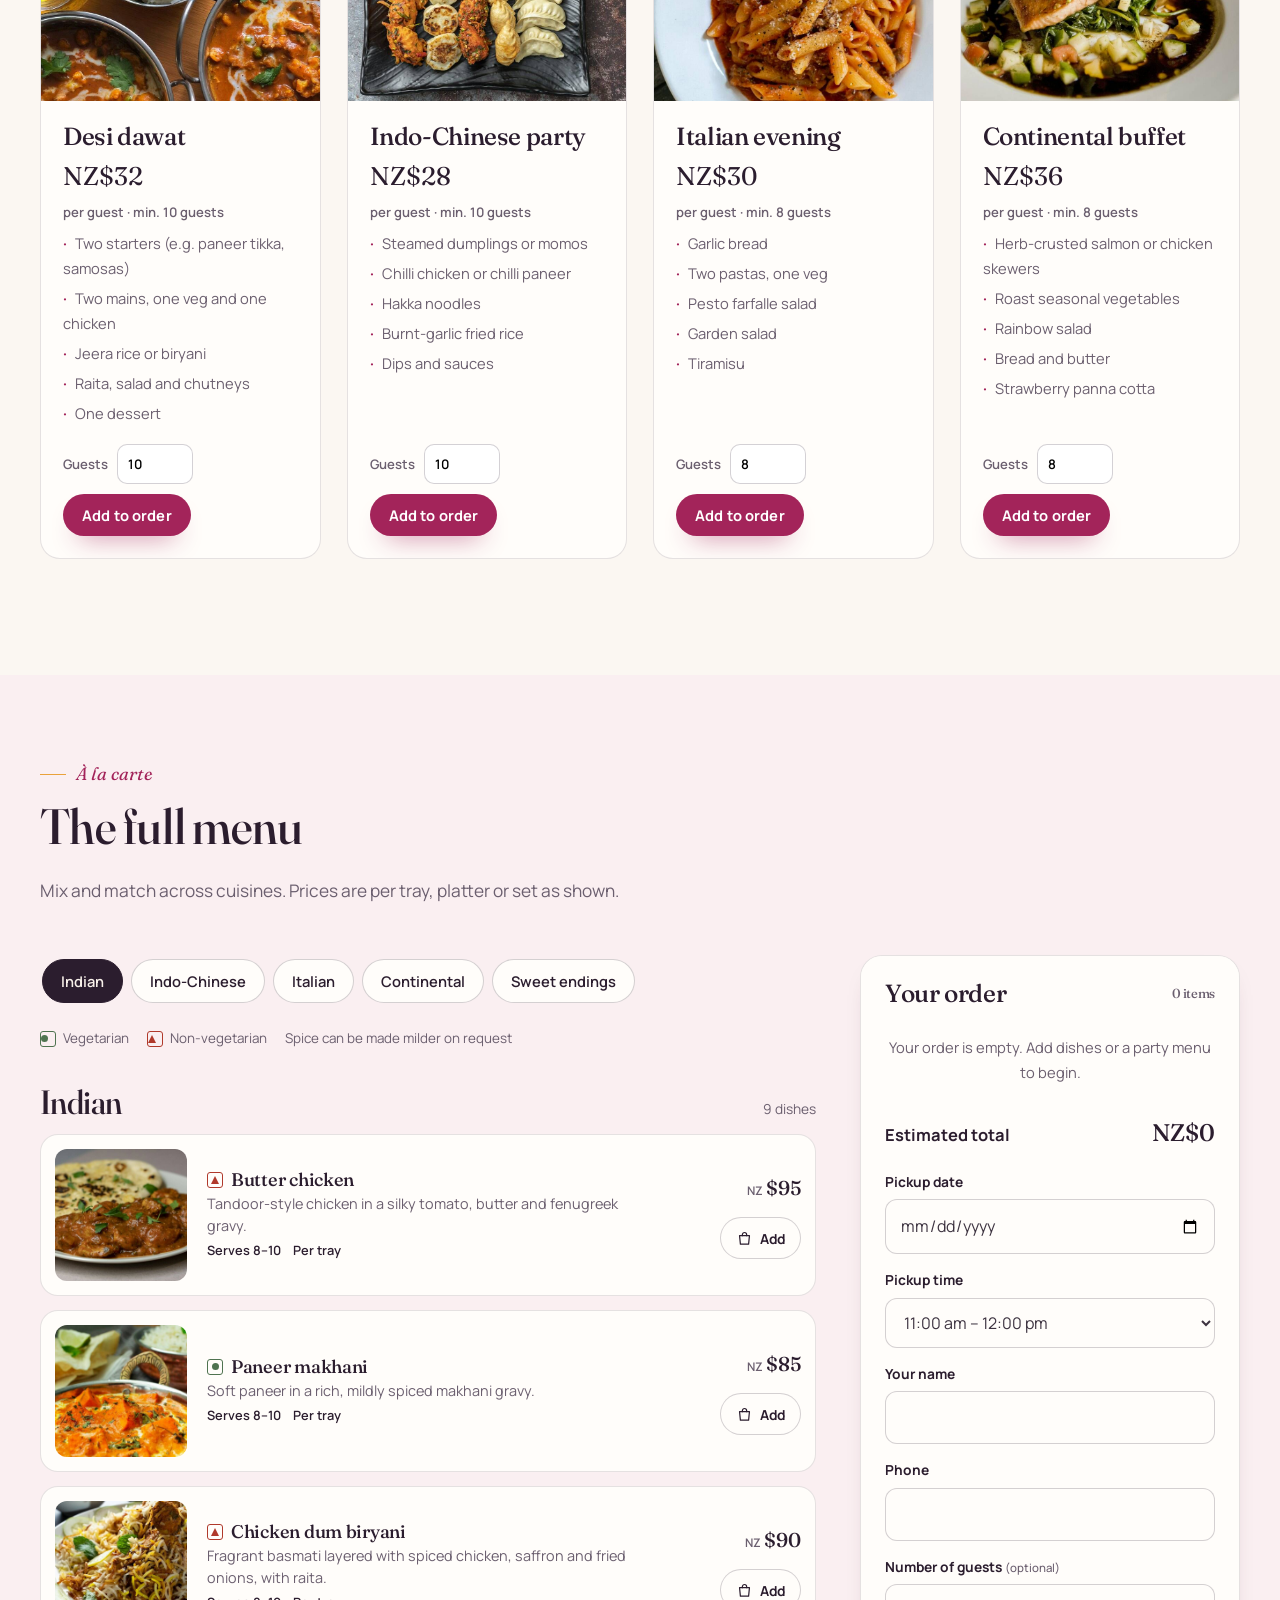
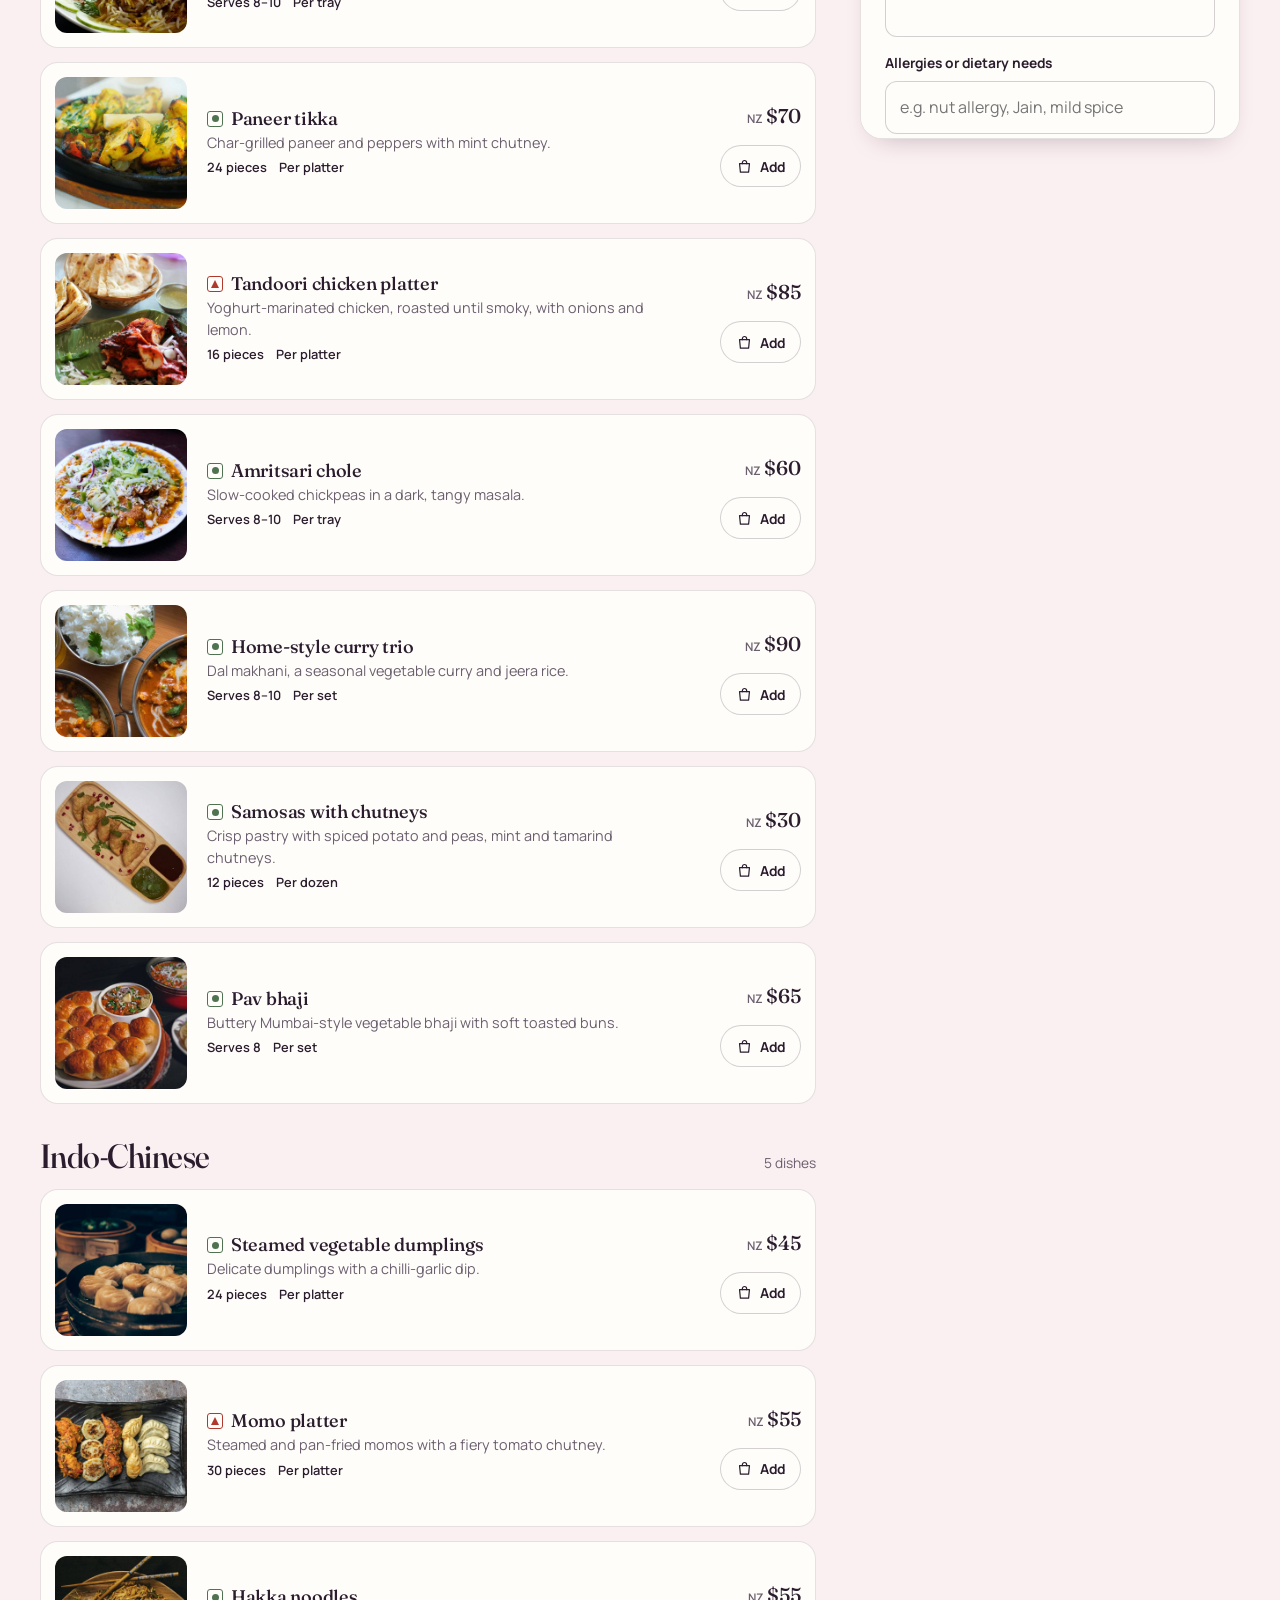
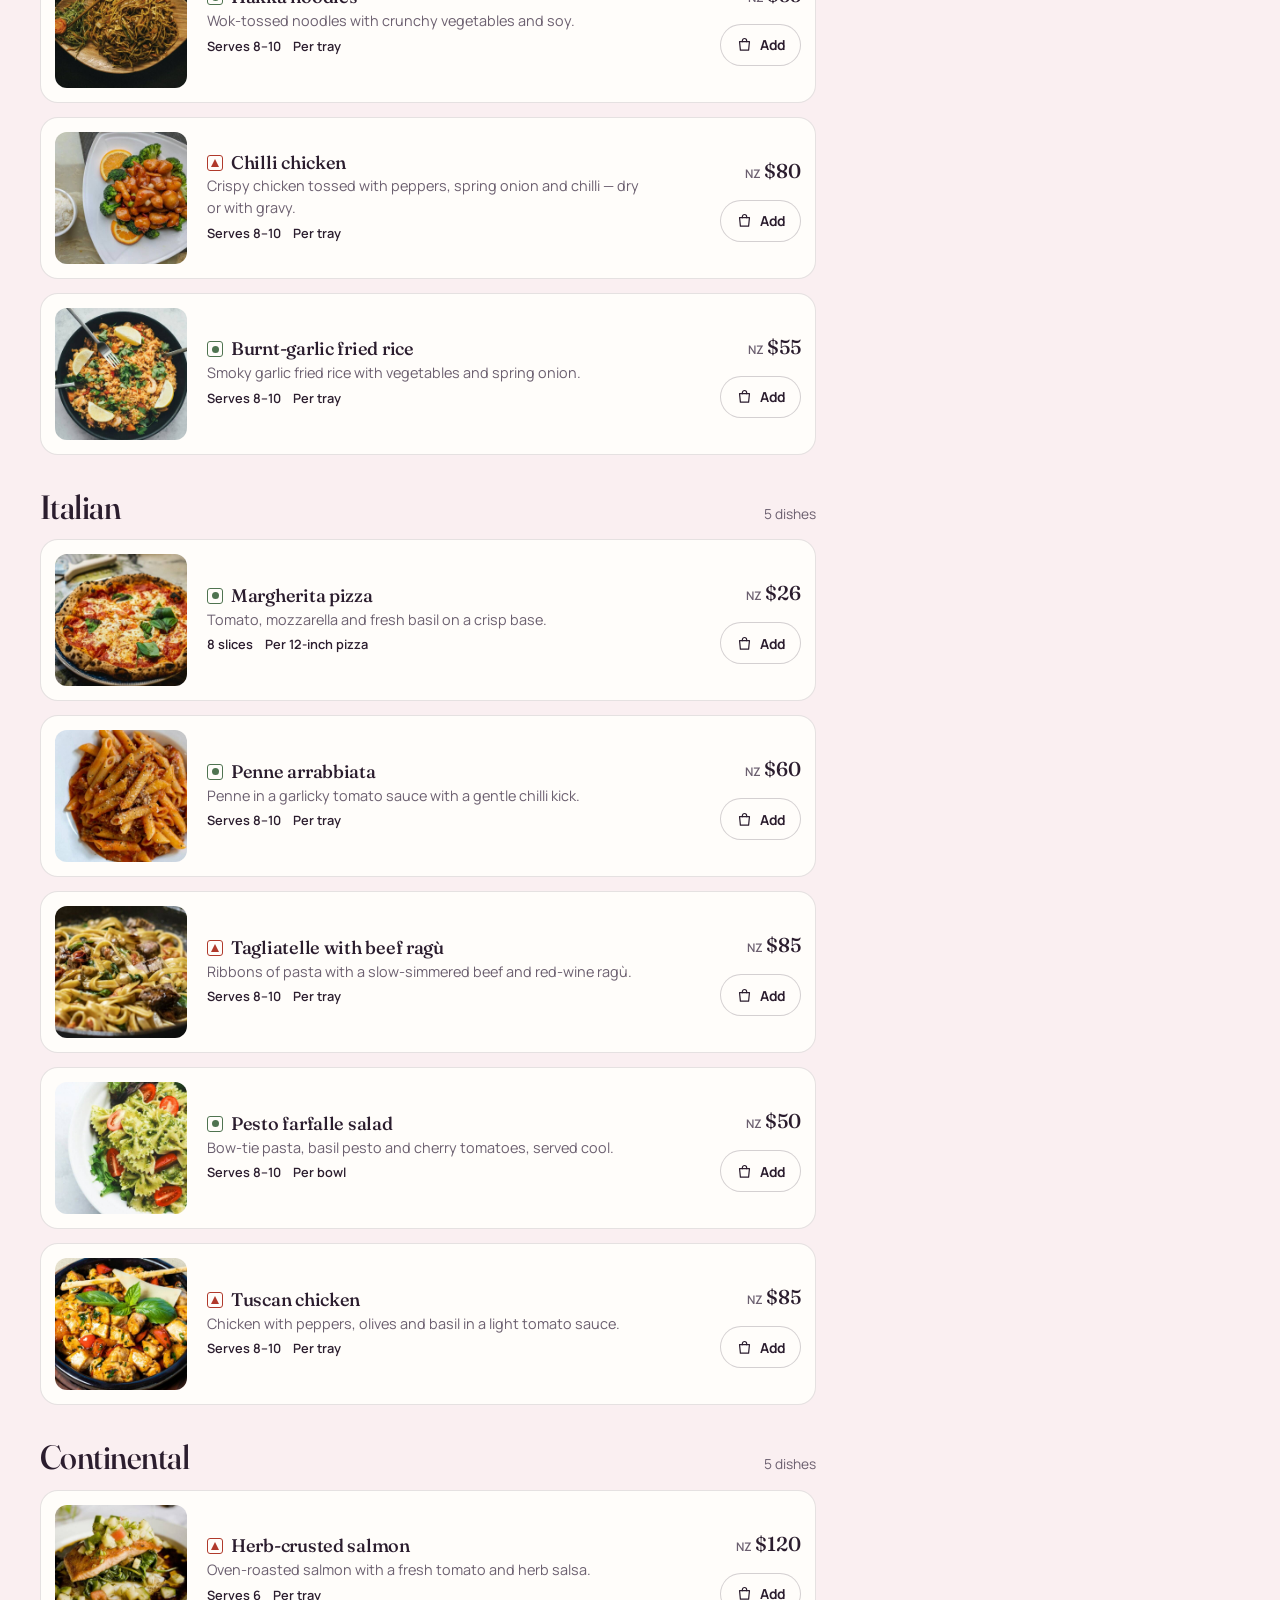
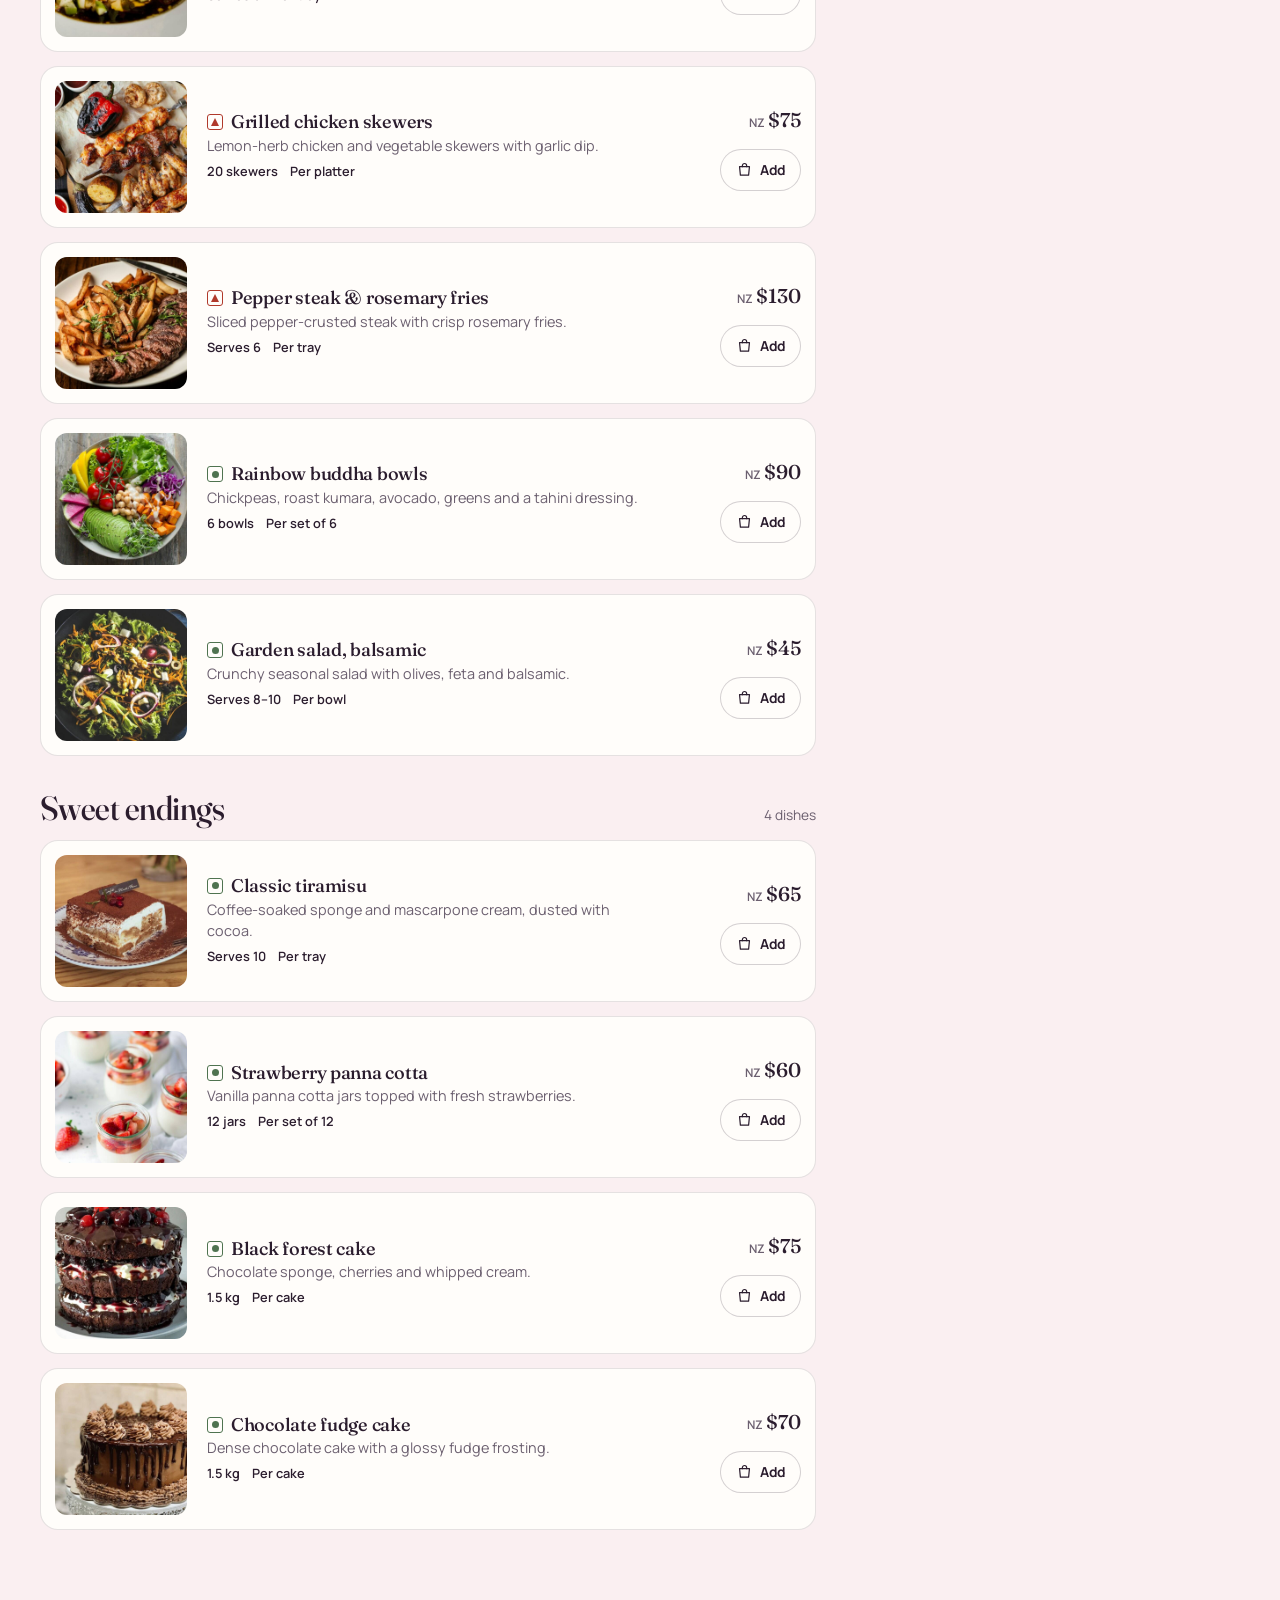
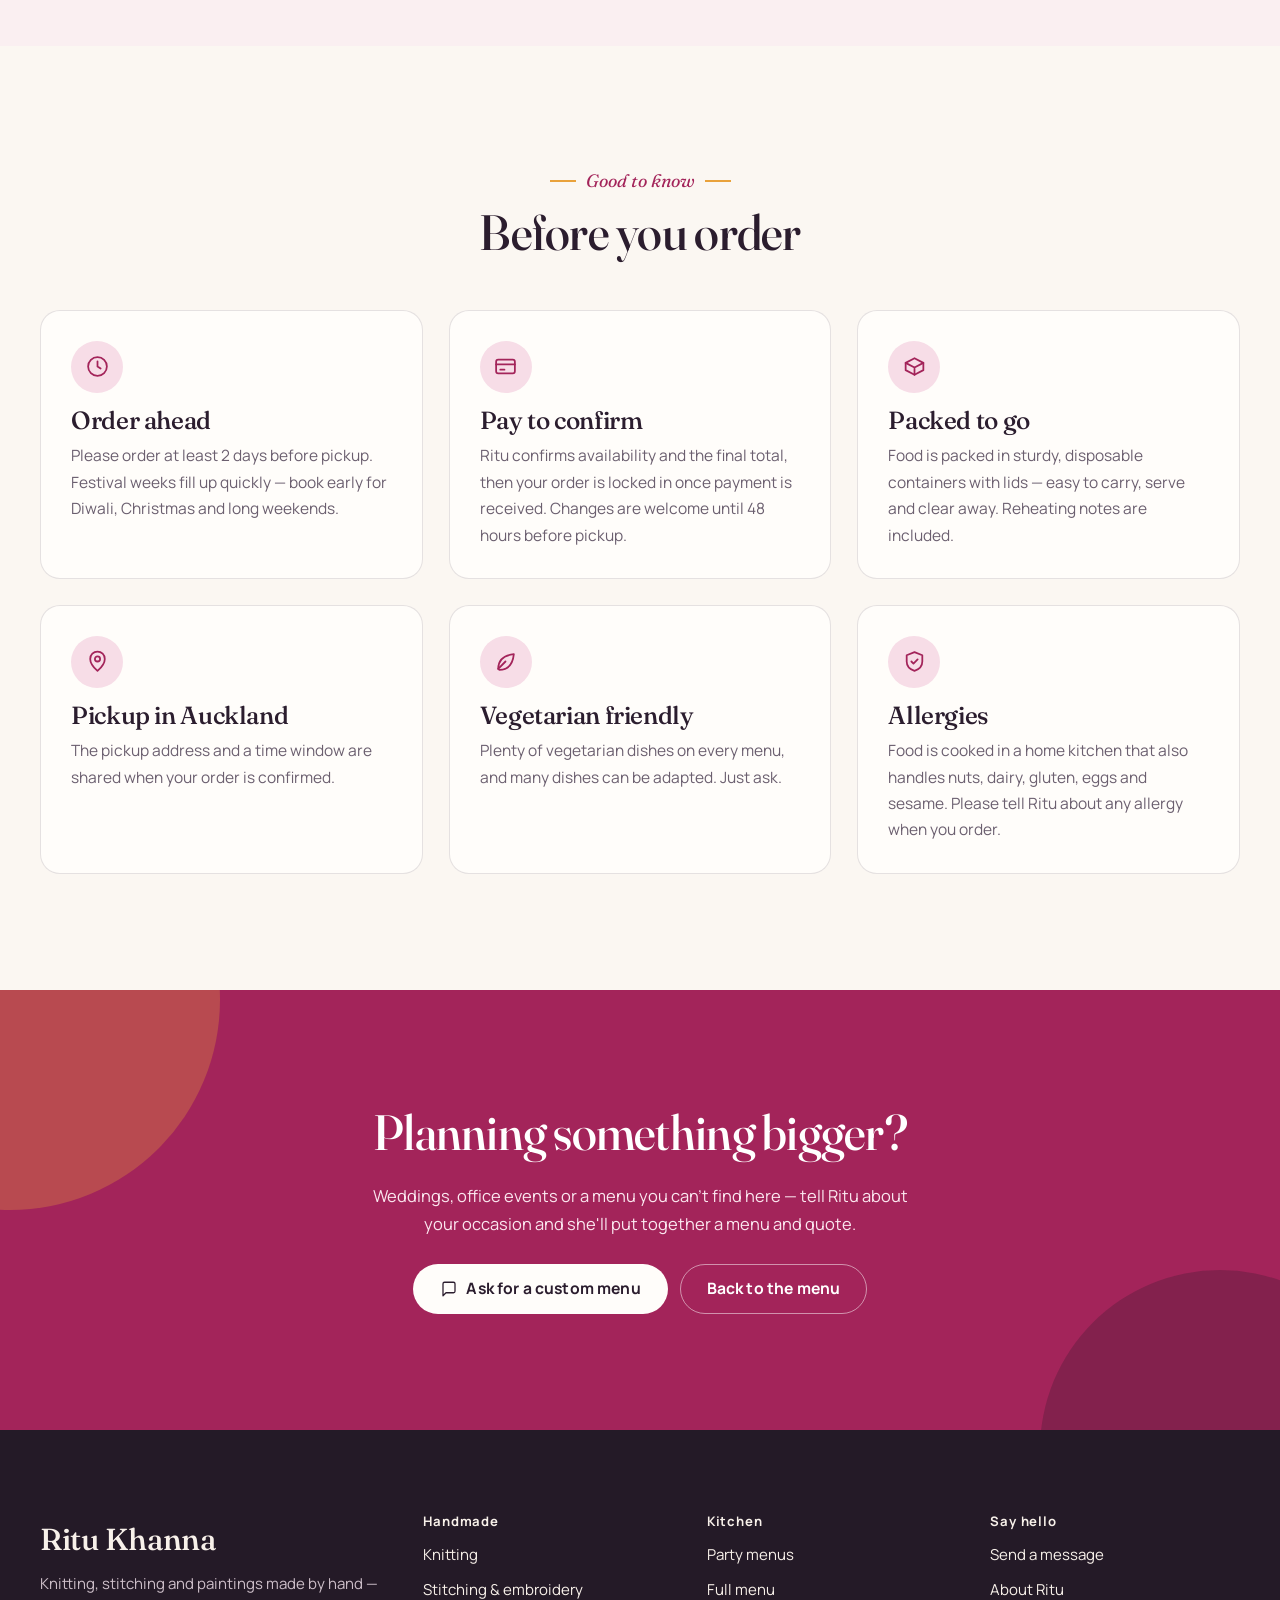
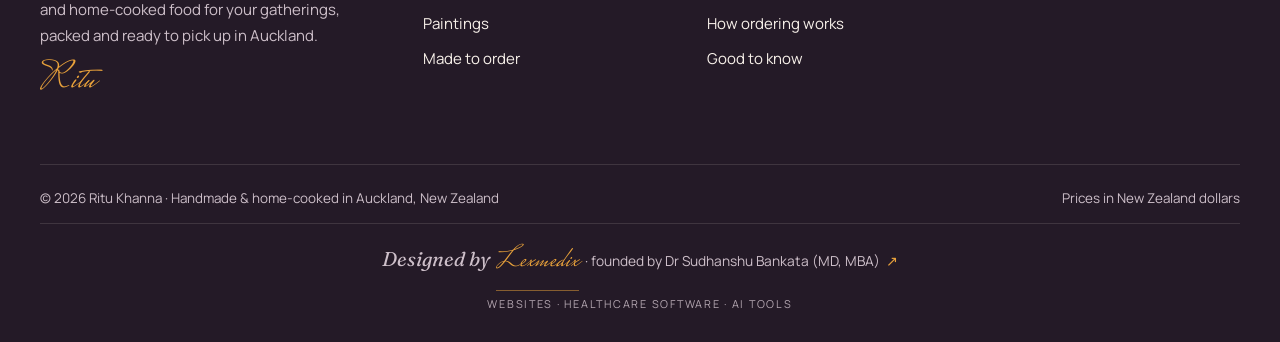
<file: kitchen/index.html>
<!doctype html>
<html lang="en-NZ" data-root="../">
<head>
  <meta charset="utf-8">
  <meta name="viewport" content="width=device-width, initial-scale=1">
  <title>Home-cooked party food to order, Auckland — Indian, Indo-Chinese, Italian &amp; continental | Ritu Khanna</title>
  <meta name="description" content="Order home-cooked party trays and full menus from Ritu&#x27;s kitchen: Indian, Indo-Chinese, Italian and continental. Pay in advance, then pick up fresh in Auckland, packed and ready to serve.">
  <meta name="theme-color" content="#fbf7f2">
  <meta property="og:type" content="website">
  <meta property="og:site_name" content="Ritu Khanna">
  <meta property="og:title" content="Home-cooked party food to order, Auckland — Indian, Indo-Chinese, Italian &amp; continental | Ritu Khanna">
  <meta property="og:description" content="Order home-cooked party trays and full menus from Ritu&#x27;s kitchen: Indian, Indo-Chinese, Italian and continental. Pay in advance, then pick up fresh in Auckland, packed and ready to serve.">
  <meta property="og:image" content="https://drbankata.github.io/ritu-khanna/assets/img/og-image.jpg">
  <meta property="og:url" content="https://drbankata.github.io/ritu-khanna/kitchen/">
  <meta property="og:locale" content="en_NZ">
  <meta name="twitter:card" content="summary_large_image">
  <link rel="canonical" href="https://drbankata.github.io/ritu-khanna/kitchen/">
  <link rel="icon" type="image/svg+xml" href="../assets/img/favicon.svg">
  <link rel="icon" type="image/png" href="../assets/img/favicon.png">
  <link rel="apple-touch-icon" href="../assets/img/apple-touch-icon.png">
  <link rel="preload" href="../assets/fonts/fraunces.woff2" as="font" type="font/woff2" crossorigin>
  <link rel="preload" href="../assets/fonts/manrope.woff2" as="font" type="font/woff2" crossorigin>
  <link rel="stylesheet" href="../assets/css/site.css?v=9f1ad7dc">
  <script type="application/ld+json">{"@context": "https://schema.org", "@type": "LocalBusiness", "name": "Ritu Khanna", "url": "https://drbankata.github.io/ritu-khanna/", "image": "https://drbankata.github.io/ritu-khanna/assets/img/og-image.jpg", "description": "Handmade knitting, embroidery and original paintings, and home-cooked Indian, Indo-Chinese, Italian and continental party food for pickup in Auckland.", "address": {"@type": "PostalAddress", "addressLocality": "Auckland", "addressCountry": "NZ"}, "currenciesAccepted": "NZD"}</script>
</head>
<body>
<a class="skip" href="#main">Skip to content</a>
<div class="progress" aria-hidden="true"></div>
<!-- HEADER (same on every page; generated once, now edit each page) -->
<header class="site-header">
  <div class="wrap bar">
    <a class="brand" href="../" aria-label="Ritu Khanna, home"><svg class="mono" viewBox="0 0 48 48" aria-hidden="true"><circle cx="24" cy="24" r="23" fill="#a3245a"/><circle cx="36" cy="12.5" r="5.5" fill="#e9a23b"/><text x="22.5" y="32.5" text-anchor="middle" font-family="Fraunces,Georgia,serif" font-style="italic" font-size="24" fill="#fff">rk</text></svg><span><b>Ritu Khanna</b><small>Handmade &amp; home-cooked · Auckland</small></span></a>
    <div class="tools">
      <nav class="nav" id="site-nav" aria-label="Main"><a href="../handmade/">Handmade</a><a href="../kitchen/" aria-current="page">Kitchen</a><a href="../about/">About Ritu</a><a href="../contact/">Contact</a><a class="btn btn-berry" href="../kitchen/#menu">Order food</a></nav>
      <button class="icon-btn" type="button" data-open-bag aria-label="Your bag"><svg class="" viewBox="0 0 24 24" fill="none" stroke="currentColor" stroke-width="1.7" stroke-linecap="round" stroke-linejoin="round" aria-hidden="true"><path d="M5 8h14l-1.2 12H6.2L5 8z"/><path d="M9 8V6.5a3 3 0 0 1 6 0V8"/></svg><span class="count" data-bag-count data-n="0">0</span></button>
      <button class="icon-btn menu-btn" type="button" aria-expanded="false" aria-controls="site-nav"><svg viewBox="0 0 24 24" fill="none" stroke="currentColor" stroke-width="2" stroke-linecap="round"><path d="M4 7h16M4 12h16M4 17h10"/></svg><span class="sr-only">Open menu</span></button>
    </div>
  </div>
</header>
<main id="main">
<section class="phero">
  <div class="wrap">
    <div>
      <p class="crumbs"><a href="../">Home</a> / Kitchen</p>
      <span class="note">Ritu's kitchen</span>
      <h1>Home-cooked food for your <em>gatherings</em></h1>
      <p class="lede">Indian, Indo-Chinese, Italian and continental — cooked fresh for your party, packed in disposable containers and ready to pick up in <span data-pickup>Auckland</span>. Order ahead, pay to confirm, and simply collect.</p>
      <div class="cta-row"><a class="btn btn-berry" href="#menu"><svg class="" viewBox="0 0 24 24" fill="none" stroke="currentColor" stroke-width="1.7" stroke-linecap="round" stroke-linejoin="round" aria-hidden="true"><path d="M4 11h16v2.5a6.5 6.5 0 0 1-6.5 6.5h-3A6.5 6.5 0 0 1 4 13.5V11z"/><path d="M2 11h20M9 7.5c0-1.5 1-1.5 1-3M14 7.5c0-1.5 1-1.5 1-3"/></svg> Build your order</a><a class="btn btn-line" href="#packages"><svg class="" viewBox="0 0 24 24" fill="none" stroke="currentColor" stroke-width="1.7" stroke-linecap="round" stroke-linejoin="round" aria-hidden="true"><circle cx="9" cy="8" r="3"/><circle cx="17" cy="9" r="2.4"/><path d="M3 20a6 6 0 0 1 12 0M14.5 19.5a4.5 4.5 0 0 1 7 0"/></svg> Party menus</a></div>
    </div>
    <div class="pic"><img src="../assets/img/hero-food.jpg" alt="A table of plated dishes with fresh herbs and chillies" width="1400" height="1000" fetchpriority="high"></div>
  </div>
</section>

<section class="section tight oat" id="how">
  <div class="wrap">
    <div class="head"><span class="note">How it works</span><h2>Four easy steps</h2></div>
    <ol class="steps">
      <li><h3>Choose</h3><p>Add dishes or a party menu below and pick your pickup date — at least <span data-lead>2 days</span> ahead.</p></li>
      <li><h3>Send</h3><p>Send your order to Ritu. She replies to confirm the date and final total.</p></li>
      <li><h3>Pay in advance</h3><p>Your order is confirmed once payment is received. Then the cooking begins.</p></li>
      <li><h3>Pick up</h3><p>Collect your food fresh and hot or ready to reheat, packed in sturdy disposable containers.</p></li>
    </ol>
  </div>
</section>

<section class="section" id="packages">
  <div class="wrap">
    <div class="head"><span class="note">Easiest for a crowd</span><h2>Party menus, priced per guest</h2><p>A complete spread, balanced and generous. Swap any dish when you order — Ritu will adjust the menu with you.</p></div>
    <div class="grid g4"><article class="pk" data-package data-id="pk-desi" data-name="Desi dawat" data-price="32" data-min="10">
  <div class="pim"><img src="../assets/img/food/curries.jpg" alt="" width="800" height="600" loading="lazy"></div>
  <div class="pb"><h3>Desi dawat</h3><p class="per">NZ$32 <small>per guest · min. 10 guests</small></p><ul><li>Two starters (e.g. paneer tikka, samosas)</li><li>Two mains, one veg and one chicken</li><li>Jeera rice or biryani</li><li>Raita, salad and chutneys</li><li>One dessert</li></ul>
    <div class="pa"><label>Guests <input type="number" min="10" value="10" inputmode="numeric" style="width:76px;font:inherit;border:1.5px solid var(--line-2);border-radius:10px;padding:8px 10px;margin-left:6px" aria-label="Number of guests for Desi dawat"></label><button class="btn btn-berry btn-sm" type="button" data-pk-add>Add to order</button></div></div>
</article><article class="pk" data-package data-id="pk-chinese" data-name="Indo-Chinese party" data-price="28" data-min="10">
  <div class="pim"><img src="../assets/img/food/momo-platter.jpg" alt="" width="800" height="600" loading="lazy"></div>
  <div class="pb"><h3>Indo-Chinese party</h3><p class="per">NZ$28 <small>per guest · min. 10 guests</small></p><ul><li>Steamed dumplings or momos</li><li>Chilli chicken or chilli paneer</li><li>Hakka noodles</li><li>Burnt-garlic fried rice</li><li>Dips and sauces</li></ul>
    <div class="pa"><label>Guests <input type="number" min="10" value="10" inputmode="numeric" style="width:76px;font:inherit;border:1.5px solid var(--line-2);border-radius:10px;padding:8px 10px;margin-left:6px" aria-label="Number of guests for Indo-Chinese party"></label><button class="btn btn-berry btn-sm" type="button" data-pk-add>Add to order</button></div></div>
</article><article class="pk" data-package data-id="pk-italian" data-name="Italian evening" data-price="30" data-min="8">
  <div class="pim"><img src="../assets/img/food/penne.jpg" alt="" width="800" height="600" loading="lazy"></div>
  <div class="pb"><h3>Italian evening</h3><p class="per">NZ$30 <small>per guest · min. 8 guests</small></p><ul><li>Garlic bread</li><li>Two pastas, one veg</li><li>Pesto farfalle salad</li><li>Garden salad</li><li>Tiramisu</li></ul>
    <div class="pa"><label>Guests <input type="number" min="8" value="8" inputmode="numeric" style="width:76px;font:inherit;border:1.5px solid var(--line-2);border-radius:10px;padding:8px 10px;margin-left:6px" aria-label="Number of guests for Italian evening"></label><button class="btn btn-berry btn-sm" type="button" data-pk-add>Add to order</button></div></div>
</article><article class="pk" data-package data-id="pk-continental" data-name="Continental buffet" data-price="36" data-min="8">
  <div class="pim"><img src="../assets/img/food/salmon.jpg" alt="" width="800" height="600" loading="lazy"></div>
  <div class="pb"><h3>Continental buffet</h3><p class="per">NZ$36 <small>per guest · min. 8 guests</small></p><ul><li>Herb-crusted salmon or chicken skewers</li><li>Roast seasonal vegetables</li><li>Rainbow salad</li><li>Bread and butter</li><li>Strawberry panna cotta</li></ul>
    <div class="pa"><label>Guests <input type="number" min="8" value="8" inputmode="numeric" style="width:76px;font:inherit;border:1.5px solid var(--line-2);border-radius:10px;padding:8px 10px;margin-left:6px" aria-label="Number of guests for Continental buffet"></label><button class="btn btn-berry btn-sm" type="button" data-pk-add>Add to order</button></div></div>
</article></div>
  </div>
</section>

<section class="section blush" id="menu" style="padding-top:clamp(48px,7vw,80px)">
  <div class="wrap">
    <div class="head"><span class="note">À la carte</span><h2>The full menu</h2><p>Mix and match across cuisines. Prices are per tray, platter or set as shown.</p></div>
    <div class="k-layout" id="order-builder">
      <div>
        <div class="tabs" role="tablist" aria-label="Cuisines"><button class="chip" type="button" role="tab" aria-selected="true" data-target="#c-indian">Indian</button><button class="chip" type="button" role="tab" aria-selected="false" data-target="#c-chinese">Indo-Chinese</button><button class="chip" type="button" role="tab" aria-selected="false" data-target="#c-italian">Italian</button><button class="chip" type="button" role="tab" aria-selected="false" data-target="#c-continental">Continental</button><button class="chip" type="button" role="tab" aria-selected="false" data-target="#c-desserts">Sweet endings</button></div>
        <p class="legend"><span><span class="vg"></span> Vegetarian</span><span><span class="vg nv"></span> Non-vegetarian</span><span>Spice can be made milder on request</span></p>
        <div class="cuisine-h" id="c-indian"><h2>Indian</h2><span>9 dishes</span></div><div class="menu-group"><article class="mi" data-dish data-id="butter-chicken" data-name="Butter chicken" data-price="95" data-unit="tray">
  <div class="im"><img src="../assets/img/food/butter-chicken.jpg" alt="Butter chicken" width="800" height="600" loading="lazy"></div>
  <div><h3><span class="vg nv" title="Non-vegetarian"><span class="sr-only">Non-vegetarian</span></span>Butter chicken</h3><p>Tandoor-style chicken in a silky tomato, butter and fenugreek gravy.</p><p class="serves"><span>Serves 8–10</span><span>Per tray</span></p></div>
  <div class="act"><span class="price"><small>NZ</small>$95</span><button class="add" type="button" aria-label="Add Butter chicken"><svg class="" viewBox="0 0 24 24" fill="none" stroke="currentColor" stroke-width="1.7" stroke-linecap="round" stroke-linejoin="round" aria-hidden="true"><path d="M5 8h14l-1.2 12H6.2L5 8z"/><path d="M9 8V6.5a3 3 0 0 1 6 0V8"/></svg><span>Add</span></button><span class="qty" hidden><button type="button" data-step="-1" aria-label="One less Butter chicken">−</button><output aria-live="polite">0</output><button type="button" data-step="1" aria-label="One more Butter chicken">+</button></span></div>
</article><article class="mi" data-dish data-id="paneer-makhani" data-name="Paneer makhani" data-price="85" data-unit="tray">
  <div class="im"><img src="../assets/img/food/paneer-makhani.jpg" alt="Paneer makhani" width="800" height="600" loading="lazy"></div>
  <div><h3><span class="vg" title="Vegetarian"><span class="sr-only">Vegetarian</span></span>Paneer makhani</h3><p>Soft paneer in a rich, mildly spiced makhani gravy.</p><p class="serves"><span>Serves 8–10</span><span>Per tray</span></p></div>
  <div class="act"><span class="price"><small>NZ</small>$85</span><button class="add" type="button" aria-label="Add Paneer makhani"><svg class="" viewBox="0 0 24 24" fill="none" stroke="currentColor" stroke-width="1.7" stroke-linecap="round" stroke-linejoin="round" aria-hidden="true"><path d="M5 8h14l-1.2 12H6.2L5 8z"/><path d="M9 8V6.5a3 3 0 0 1 6 0V8"/></svg><span>Add</span></button><span class="qty" hidden><button type="button" data-step="-1" aria-label="One less Paneer makhani">−</button><output aria-live="polite">0</output><button type="button" data-step="1" aria-label="One more Paneer makhani">+</button></span></div>
</article><article class="mi" data-dish data-id="biryani" data-name="Chicken dum biryani" data-price="90" data-unit="tray">
  <div class="im"><img src="../assets/img/food/biryani.jpg" alt="Chicken dum biryani" width="800" height="600" loading="lazy"></div>
  <div><h3><span class="vg nv" title="Non-vegetarian"><span class="sr-only">Non-vegetarian</span></span>Chicken dum biryani</h3><p>Fragrant basmati layered with spiced chicken, saffron and fried onions, with raita.</p><p class="serves"><span>Serves 8–10</span><span>Per tray</span></p></div>
  <div class="act"><span class="price"><small>NZ</small>$90</span><button class="add" type="button" aria-label="Add Chicken dum biryani"><svg class="" viewBox="0 0 24 24" fill="none" stroke="currentColor" stroke-width="1.7" stroke-linecap="round" stroke-linejoin="round" aria-hidden="true"><path d="M5 8h14l-1.2 12H6.2L5 8z"/><path d="M9 8V6.5a3 3 0 0 1 6 0V8"/></svg><span>Add</span></button><span class="qty" hidden><button type="button" data-step="-1" aria-label="One less Chicken dum biryani">−</button><output aria-live="polite">0</output><button type="button" data-step="1" aria-label="One more Chicken dum biryani">+</button></span></div>
</article><article class="mi" data-dish data-id="paneer-tikka" data-name="Paneer tikka" data-price="70" data-unit="platter">
  <div class="im"><img src="../assets/img/food/paneer-tikka.jpg" alt="Paneer tikka" width="800" height="600" loading="lazy"></div>
  <div><h3><span class="vg" title="Vegetarian"><span class="sr-only">Vegetarian</span></span>Paneer tikka</h3><p>Char-grilled paneer and peppers with mint chutney.</p><p class="serves"><span>24 pieces</span><span>Per platter</span></p></div>
  <div class="act"><span class="price"><small>NZ</small>$70</span><button class="add" type="button" aria-label="Add Paneer tikka"><svg class="" viewBox="0 0 24 24" fill="none" stroke="currentColor" stroke-width="1.7" stroke-linecap="round" stroke-linejoin="round" aria-hidden="true"><path d="M5 8h14l-1.2 12H6.2L5 8z"/><path d="M9 8V6.5a3 3 0 0 1 6 0V8"/></svg><span>Add</span></button><span class="qty" hidden><button type="button" data-step="-1" aria-label="One less Paneer tikka">−</button><output aria-live="polite">0</output><button type="button" data-step="1" aria-label="One more Paneer tikka">+</button></span></div>
</article><article class="mi" data-dish data-id="tandoori" data-name="Tandoori chicken platter" data-price="85" data-unit="platter">
  <div class="im"><img src="../assets/img/food/tandoori.jpg" alt="Tandoori chicken platter" width="800" height="600" loading="lazy"></div>
  <div><h3><span class="vg nv" title="Non-vegetarian"><span class="sr-only">Non-vegetarian</span></span>Tandoori chicken platter</h3><p>Yoghurt-marinated chicken, roasted until smoky, with onions and lemon.</p><p class="serves"><span>16 pieces</span><span>Per platter</span></p></div>
  <div class="act"><span class="price"><small>NZ</small>$85</span><button class="add" type="button" aria-label="Add Tandoori chicken platter"><svg class="" viewBox="0 0 24 24" fill="none" stroke="currentColor" stroke-width="1.7" stroke-linecap="round" stroke-linejoin="round" aria-hidden="true"><path d="M5 8h14l-1.2 12H6.2L5 8z"/><path d="M9 8V6.5a3 3 0 0 1 6 0V8"/></svg><span>Add</span></button><span class="qty" hidden><button type="button" data-step="-1" aria-label="One less Tandoori chicken platter">−</button><output aria-live="polite">0</output><button type="button" data-step="1" aria-label="One more Tandoori chicken platter">+</button></span></div>
</article><article class="mi" data-dish data-id="chole" data-name="Amritsari chole" data-price="60" data-unit="tray">
  <div class="im"><img src="../assets/img/food/chole.jpg" alt="Amritsari chole" width="800" height="600" loading="lazy"></div>
  <div><h3><span class="vg" title="Vegetarian"><span class="sr-only">Vegetarian</span></span>Amritsari chole</h3><p>Slow-cooked chickpeas in a dark, tangy masala.</p><p class="serves"><span>Serves 8–10</span><span>Per tray</span></p></div>
  <div class="act"><span class="price"><small>NZ</small>$60</span><button class="add" type="button" aria-label="Add Amritsari chole"><svg class="" viewBox="0 0 24 24" fill="none" stroke="currentColor" stroke-width="1.7" stroke-linecap="round" stroke-linejoin="round" aria-hidden="true"><path d="M5 8h14l-1.2 12H6.2L5 8z"/><path d="M9 8V6.5a3 3 0 0 1 6 0V8"/></svg><span>Add</span></button><span class="qty" hidden><button type="button" data-step="-1" aria-label="One less Amritsari chole">−</button><output aria-live="polite">0</output><button type="button" data-step="1" aria-label="One more Amritsari chole">+</button></span></div>
</article><article class="mi" data-dish data-id="curry-trio" data-name="Home-style curry trio" data-price="90" data-unit="set">
  <div class="im"><img src="../assets/img/food/curries.jpg" alt="Home-style curry trio" width="800" height="600" loading="lazy"></div>
  <div><h3><span class="vg" title="Vegetarian"><span class="sr-only">Vegetarian</span></span>Home-style curry trio</h3><p>Dal makhani, a seasonal vegetable curry and jeera rice.</p><p class="serves"><span>Serves 8–10</span><span>Per set</span></p></div>
  <div class="act"><span class="price"><small>NZ</small>$90</span><button class="add" type="button" aria-label="Add Home-style curry trio"><svg class="" viewBox="0 0 24 24" fill="none" stroke="currentColor" stroke-width="1.7" stroke-linecap="round" stroke-linejoin="round" aria-hidden="true"><path d="M5 8h14l-1.2 12H6.2L5 8z"/><path d="M9 8V6.5a3 3 0 0 1 6 0V8"/></svg><span>Add</span></button><span class="qty" hidden><button type="button" data-step="-1" aria-label="One less Home-style curry trio">−</button><output aria-live="polite">0</output><button type="button" data-step="1" aria-label="One more Home-style curry trio">+</button></span></div>
</article><article class="mi" data-dish data-id="samosa" data-name="Samosas with chutneys" data-price="30" data-unit="dozen">
  <div class="im"><img src="../assets/img/food/samosa.jpg" alt="Samosas with chutneys" width="800" height="600" loading="lazy"></div>
  <div><h3><span class="vg" title="Vegetarian"><span class="sr-only">Vegetarian</span></span>Samosas with chutneys</h3><p>Crisp pastry with spiced potato and peas, mint and tamarind chutneys.</p><p class="serves"><span>12 pieces</span><span>Per dozen</span></p></div>
  <div class="act"><span class="price"><small>NZ</small>$30</span><button class="add" type="button" aria-label="Add Samosas with chutneys"><svg class="" viewBox="0 0 24 24" fill="none" stroke="currentColor" stroke-width="1.7" stroke-linecap="round" stroke-linejoin="round" aria-hidden="true"><path d="M5 8h14l-1.2 12H6.2L5 8z"/><path d="M9 8V6.5a3 3 0 0 1 6 0V8"/></svg><span>Add</span></button><span class="qty" hidden><button type="button" data-step="-1" aria-label="One less Samosas with chutneys">−</button><output aria-live="polite">0</output><button type="button" data-step="1" aria-label="One more Samosas with chutneys">+</button></span></div>
</article><article class="mi" data-dish data-id="pav-bhaji" data-name="Pav bhaji" data-price="65" data-unit="set">
  <div class="im"><img src="../assets/img/food/pav-bhaji.jpg" alt="Pav bhaji" width="800" height="600" loading="lazy"></div>
  <div><h3><span class="vg" title="Vegetarian"><span class="sr-only">Vegetarian</span></span>Pav bhaji</h3><p>Buttery Mumbai-style vegetable bhaji with soft toasted buns.</p><p class="serves"><span>Serves 8</span><span>Per set</span></p></div>
  <div class="act"><span class="price"><small>NZ</small>$65</span><button class="add" type="button" aria-label="Add Pav bhaji"><svg class="" viewBox="0 0 24 24" fill="none" stroke="currentColor" stroke-width="1.7" stroke-linecap="round" stroke-linejoin="round" aria-hidden="true"><path d="M5 8h14l-1.2 12H6.2L5 8z"/><path d="M9 8V6.5a3 3 0 0 1 6 0V8"/></svg><span>Add</span></button><span class="qty" hidden><button type="button" data-step="-1" aria-label="One less Pav bhaji">−</button><output aria-live="polite">0</output><button type="button" data-step="1" aria-label="One more Pav bhaji">+</button></span></div>
</article></div><div class="cuisine-h" id="c-chinese"><h2>Indo-Chinese</h2><span>5 dishes</span></div><div class="menu-group"><article class="mi" data-dish data-id="dumplings" data-name="Steamed vegetable dumplings" data-price="45" data-unit="platter">
  <div class="im"><img src="../assets/img/food/dimsum.jpg" alt="Steamed vegetable dumplings" width="800" height="600" loading="lazy"></div>
  <div><h3><span class="vg" title="Vegetarian"><span class="sr-only">Vegetarian</span></span>Steamed vegetable dumplings</h3><p>Delicate dumplings with a chilli-garlic dip.</p><p class="serves"><span>24 pieces</span><span>Per platter</span></p></div>
  <div class="act"><span class="price"><small>NZ</small>$45</span><button class="add" type="button" aria-label="Add Steamed vegetable dumplings"><svg class="" viewBox="0 0 24 24" fill="none" stroke="currentColor" stroke-width="1.7" stroke-linecap="round" stroke-linejoin="round" aria-hidden="true"><path d="M5 8h14l-1.2 12H6.2L5 8z"/><path d="M9 8V6.5a3 3 0 0 1 6 0V8"/></svg><span>Add</span></button><span class="qty" hidden><button type="button" data-step="-1" aria-label="One less Steamed vegetable dumplings">−</button><output aria-live="polite">0</output><button type="button" data-step="1" aria-label="One more Steamed vegetable dumplings">+</button></span></div>
</article><article class="mi" data-dish data-id="momos" data-name="Momo platter" data-price="55" data-unit="platter">
  <div class="im"><img src="../assets/img/food/momo-platter.jpg" alt="Momo platter" width="800" height="600" loading="lazy"></div>
  <div><h3><span class="vg nv" title="Non-vegetarian"><span class="sr-only">Non-vegetarian</span></span>Momo platter</h3><p>Steamed and pan-fried momos with a fiery tomato chutney.</p><p class="serves"><span>30 pieces</span><span>Per platter</span></p></div>
  <div class="act"><span class="price"><small>NZ</small>$55</span><button class="add" type="button" aria-label="Add Momo platter"><svg class="" viewBox="0 0 24 24" fill="none" stroke="currentColor" stroke-width="1.7" stroke-linecap="round" stroke-linejoin="round" aria-hidden="true"><path d="M5 8h14l-1.2 12H6.2L5 8z"/><path d="M9 8V6.5a3 3 0 0 1 6 0V8"/></svg><span>Add</span></button><span class="qty" hidden><button type="button" data-step="-1" aria-label="One less Momo platter">−</button><output aria-live="polite">0</output><button type="button" data-step="1" aria-label="One more Momo platter">+</button></span></div>
</article><article class="mi" data-dish data-id="hakka" data-name="Hakka noodles" data-price="55" data-unit="tray">
  <div class="im"><img src="../assets/img/food/hakka-noodles.jpg" alt="Hakka noodles" width="800" height="600" loading="lazy"></div>
  <div><h3><span class="vg" title="Vegetarian"><span class="sr-only">Vegetarian</span></span>Hakka noodles</h3><p>Wok-tossed noodles with crunchy vegetables and soy.</p><p class="serves"><span>Serves 8–10</span><span>Per tray</span></p></div>
  <div class="act"><span class="price"><small>NZ</small>$55</span><button class="add" type="button" aria-label="Add Hakka noodles"><svg class="" viewBox="0 0 24 24" fill="none" stroke="currentColor" stroke-width="1.7" stroke-linecap="round" stroke-linejoin="round" aria-hidden="true"><path d="M5 8h14l-1.2 12H6.2L5 8z"/><path d="M9 8V6.5a3 3 0 0 1 6 0V8"/></svg><span>Add</span></button><span class="qty" hidden><button type="button" data-step="-1" aria-label="One less Hakka noodles">−</button><output aria-live="polite">0</output><button type="button" data-step="1" aria-label="One more Hakka noodles">+</button></span></div>
</article><article class="mi" data-dish data-id="chilli-chicken" data-name="Chilli chicken" data-price="80" data-unit="tray">
  <div class="im"><img src="../assets/img/food/chilli-chicken.jpg" alt="Chilli chicken" width="800" height="600" loading="lazy"></div>
  <div><h3><span class="vg nv" title="Non-vegetarian"><span class="sr-only">Non-vegetarian</span></span>Chilli chicken</h3><p>Crispy chicken tossed with peppers, spring onion and chilli — dry or with gravy.</p><p class="serves"><span>Serves 8–10</span><span>Per tray</span></p></div>
  <div class="act"><span class="price"><small>NZ</small>$80</span><button class="add" type="button" aria-label="Add Chilli chicken"><svg class="" viewBox="0 0 24 24" fill="none" stroke="currentColor" stroke-width="1.7" stroke-linecap="round" stroke-linejoin="round" aria-hidden="true"><path d="M5 8h14l-1.2 12H6.2L5 8z"/><path d="M9 8V6.5a3 3 0 0 1 6 0V8"/></svg><span>Add</span></button><span class="qty" hidden><button type="button" data-step="-1" aria-label="One less Chilli chicken">−</button><output aria-live="polite">0</output><button type="button" data-step="1" aria-label="One more Chilli chicken">+</button></span></div>
</article><article class="mi" data-dish data-id="fried-rice" data-name="Burnt-garlic fried rice" data-price="55" data-unit="tray">
  <div class="im"><img src="../assets/img/food/fried-rice.jpg" alt="Burnt-garlic fried rice" width="800" height="600" loading="lazy"></div>
  <div><h3><span class="vg" title="Vegetarian"><span class="sr-only">Vegetarian</span></span>Burnt-garlic fried rice</h3><p>Smoky garlic fried rice with vegetables and spring onion.</p><p class="serves"><span>Serves 8–10</span><span>Per tray</span></p></div>
  <div class="act"><span class="price"><small>NZ</small>$55</span><button class="add" type="button" aria-label="Add Burnt-garlic fried rice"><svg class="" viewBox="0 0 24 24" fill="none" stroke="currentColor" stroke-width="1.7" stroke-linecap="round" stroke-linejoin="round" aria-hidden="true"><path d="M5 8h14l-1.2 12H6.2L5 8z"/><path d="M9 8V6.5a3 3 0 0 1 6 0V8"/></svg><span>Add</span></button><span class="qty" hidden><button type="button" data-step="-1" aria-label="One less Burnt-garlic fried rice">−</button><output aria-live="polite">0</output><button type="button" data-step="1" aria-label="One more Burnt-garlic fried rice">+</button></span></div>
</article></div><div class="cuisine-h" id="c-italian"><h2>Italian</h2><span>5 dishes</span></div><div class="menu-group"><article class="mi" data-dish data-id="margherita" data-name="Margherita pizza" data-price="26" data-unit="12-inch pizza">
  <div class="im"><img src="../assets/img/food/pizza.jpg" alt="Margherita pizza" width="800" height="600" loading="lazy"></div>
  <div><h3><span class="vg" title="Vegetarian"><span class="sr-only">Vegetarian</span></span>Margherita pizza</h3><p>Tomato, mozzarella and fresh basil on a crisp base.</p><p class="serves"><span>8 slices</span><span>Per 12-inch pizza</span></p></div>
  <div class="act"><span class="price"><small>NZ</small>$26</span><button class="add" type="button" aria-label="Add Margherita pizza"><svg class="" viewBox="0 0 24 24" fill="none" stroke="currentColor" stroke-width="1.7" stroke-linecap="round" stroke-linejoin="round" aria-hidden="true"><path d="M5 8h14l-1.2 12H6.2L5 8z"/><path d="M9 8V6.5a3 3 0 0 1 6 0V8"/></svg><span>Add</span></button><span class="qty" hidden><button type="button" data-step="-1" aria-label="One less Margherita pizza">−</button><output aria-live="polite">0</output><button type="button" data-step="1" aria-label="One more Margherita pizza">+</button></span></div>
</article><article class="mi" data-dish data-id="penne" data-name="Penne arrabbiata" data-price="60" data-unit="tray">
  <div class="im"><img src="../assets/img/food/penne.jpg" alt="Penne arrabbiata" width="800" height="600" loading="lazy"></div>
  <div><h3><span class="vg" title="Vegetarian"><span class="sr-only">Vegetarian</span></span>Penne arrabbiata</h3><p>Penne in a garlicky tomato sauce with a gentle chilli kick.</p><p class="serves"><span>Serves 8–10</span><span>Per tray</span></p></div>
  <div class="act"><span class="price"><small>NZ</small>$60</span><button class="add" type="button" aria-label="Add Penne arrabbiata"><svg class="" viewBox="0 0 24 24" fill="none" stroke="currentColor" stroke-width="1.7" stroke-linecap="round" stroke-linejoin="round" aria-hidden="true"><path d="M5 8h14l-1.2 12H6.2L5 8z"/><path d="M9 8V6.5a3 3 0 0 1 6 0V8"/></svg><span>Add</span></button><span class="qty" hidden><button type="button" data-step="-1" aria-label="One less Penne arrabbiata">−</button><output aria-live="polite">0</output><button type="button" data-step="1" aria-label="One more Penne arrabbiata">+</button></span></div>
</article><article class="mi" data-dish data-id="ragu" data-name="Tagliatelle with beef ragù" data-price="85" data-unit="tray">
  <div class="im"><img src="../assets/img/food/tagliatelle.jpg" alt="Tagliatelle with beef ragù" width="800" height="600" loading="lazy"></div>
  <div><h3><span class="vg nv" title="Non-vegetarian"><span class="sr-only">Non-vegetarian</span></span>Tagliatelle with beef ragù</h3><p>Ribbons of pasta with a slow-simmered beef and red-wine ragù.</p><p class="serves"><span>Serves 8–10</span><span>Per tray</span></p></div>
  <div class="act"><span class="price"><small>NZ</small>$85</span><button class="add" type="button" aria-label="Add Tagliatelle with beef ragù"><svg class="" viewBox="0 0 24 24" fill="none" stroke="currentColor" stroke-width="1.7" stroke-linecap="round" stroke-linejoin="round" aria-hidden="true"><path d="M5 8h14l-1.2 12H6.2L5 8z"/><path d="M9 8V6.5a3 3 0 0 1 6 0V8"/></svg><span>Add</span></button><span class="qty" hidden><button type="button" data-step="-1" aria-label="One less Tagliatelle with beef ragù">−</button><output aria-live="polite">0</output><button type="button" data-step="1" aria-label="One more Tagliatelle with beef ragù">+</button></span></div>
</article><article class="mi" data-dish data-id="pesto-salad" data-name="Pesto farfalle salad" data-price="50" data-unit="bowl">
  <div class="im"><img src="../assets/img/food/pasta-salad.jpg" alt="Pesto farfalle salad" width="800" height="600" loading="lazy"></div>
  <div><h3><span class="vg" title="Vegetarian"><span class="sr-only">Vegetarian</span></span>Pesto farfalle salad</h3><p>Bow-tie pasta, basil pesto and cherry tomatoes, served cool.</p><p class="serves"><span>Serves 8–10</span><span>Per bowl</span></p></div>
  <div class="act"><span class="price"><small>NZ</small>$50</span><button class="add" type="button" aria-label="Add Pesto farfalle salad"><svg class="" viewBox="0 0 24 24" fill="none" stroke="currentColor" stroke-width="1.7" stroke-linecap="round" stroke-linejoin="round" aria-hidden="true"><path d="M5 8h14l-1.2 12H6.2L5 8z"/><path d="M9 8V6.5a3 3 0 0 1 6 0V8"/></svg><span>Add</span></button><span class="qty" hidden><button type="button" data-step="-1" aria-label="One less Pesto farfalle salad">−</button><output aria-live="polite">0</output><button type="button" data-step="1" aria-label="One more Pesto farfalle salad">+</button></span></div>
</article><article class="mi" data-dish data-id="tuscan-chicken" data-name="Tuscan chicken" data-price="85" data-unit="tray">
  <div class="im"><img src="../assets/img/food/chicken-basil.jpg" alt="Tuscan chicken" width="800" height="600" loading="lazy"></div>
  <div><h3><span class="vg nv" title="Non-vegetarian"><span class="sr-only">Non-vegetarian</span></span>Tuscan chicken</h3><p>Chicken with peppers, olives and basil in a light tomato sauce.</p><p class="serves"><span>Serves 8–10</span><span>Per tray</span></p></div>
  <div class="act"><span class="price"><small>NZ</small>$85</span><button class="add" type="button" aria-label="Add Tuscan chicken"><svg class="" viewBox="0 0 24 24" fill="none" stroke="currentColor" stroke-width="1.7" stroke-linecap="round" stroke-linejoin="round" aria-hidden="true"><path d="M5 8h14l-1.2 12H6.2L5 8z"/><path d="M9 8V6.5a3 3 0 0 1 6 0V8"/></svg><span>Add</span></button><span class="qty" hidden><button type="button" data-step="-1" aria-label="One less Tuscan chicken">−</button><output aria-live="polite">0</output><button type="button" data-step="1" aria-label="One more Tuscan chicken">+</button></span></div>
</article></div><div class="cuisine-h" id="c-continental"><h2>Continental</h2><span>5 dishes</span></div><div class="menu-group"><article class="mi" data-dish data-id="salmon" data-name="Herb-crusted salmon" data-price="120" data-unit="tray">
  <div class="im"><img src="../assets/img/food/salmon.jpg" alt="Herb-crusted salmon" width="800" height="600" loading="lazy"></div>
  <div><h3><span class="vg nv" title="Non-vegetarian"><span class="sr-only">Non-vegetarian</span></span>Herb-crusted salmon</h3><p>Oven-roasted salmon with a fresh tomato and herb salsa.</p><p class="serves"><span>Serves 6</span><span>Per tray</span></p></div>
  <div class="act"><span class="price"><small>NZ</small>$120</span><button class="add" type="button" aria-label="Add Herb-crusted salmon"><svg class="" viewBox="0 0 24 24" fill="none" stroke="currentColor" stroke-width="1.7" stroke-linecap="round" stroke-linejoin="round" aria-hidden="true"><path d="M5 8h14l-1.2 12H6.2L5 8z"/><path d="M9 8V6.5a3 3 0 0 1 6 0V8"/></svg><span>Add</span></button><span class="qty" hidden><button type="button" data-step="-1" aria-label="One less Herb-crusted salmon">−</button><output aria-live="polite">0</output><button type="button" data-step="1" aria-label="One more Herb-crusted salmon">+</button></span></div>
</article><article class="mi" data-dish data-id="skewers" data-name="Grilled chicken skewers" data-price="75" data-unit="platter">
  <div class="im"><img src="../assets/img/food/skewers.jpg" alt="Grilled chicken skewers" width="800" height="600" loading="lazy"></div>
  <div><h3><span class="vg nv" title="Non-vegetarian"><span class="sr-only">Non-vegetarian</span></span>Grilled chicken skewers</h3><p>Lemon-herb chicken and vegetable skewers with garlic dip.</p><p class="serves"><span>20 skewers</span><span>Per platter</span></p></div>
  <div class="act"><span class="price"><small>NZ</small>$75</span><button class="add" type="button" aria-label="Add Grilled chicken skewers"><svg class="" viewBox="0 0 24 24" fill="none" stroke="currentColor" stroke-width="1.7" stroke-linecap="round" stroke-linejoin="round" aria-hidden="true"><path d="M5 8h14l-1.2 12H6.2L5 8z"/><path d="M9 8V6.5a3 3 0 0 1 6 0V8"/></svg><span>Add</span></button><span class="qty" hidden><button type="button" data-step="-1" aria-label="One less Grilled chicken skewers">−</button><output aria-live="polite">0</output><button type="button" data-step="1" aria-label="One more Grilled chicken skewers">+</button></span></div>
</article><article class="mi" data-dish data-id="steak" data-name="Pepper steak &amp; rosemary fries" data-price="130" data-unit="tray">
  <div class="im"><img src="../assets/img/food/steak.jpg" alt="Pepper steak &amp; rosemary fries" width="800" height="600" loading="lazy"></div>
  <div><h3><span class="vg nv" title="Non-vegetarian"><span class="sr-only">Non-vegetarian</span></span>Pepper steak &amp; rosemary fries</h3><p>Sliced pepper-crusted steak with crisp rosemary fries.</p><p class="serves"><span>Serves 6</span><span>Per tray</span></p></div>
  <div class="act"><span class="price"><small>NZ</small>$130</span><button class="add" type="button" aria-label="Add Pepper steak &amp; rosemary fries"><svg class="" viewBox="0 0 24 24" fill="none" stroke="currentColor" stroke-width="1.7" stroke-linecap="round" stroke-linejoin="round" aria-hidden="true"><path d="M5 8h14l-1.2 12H6.2L5 8z"/><path d="M9 8V6.5a3 3 0 0 1 6 0V8"/></svg><span>Add</span></button><span class="qty" hidden><button type="button" data-step="-1" aria-label="One less Pepper steak &amp; rosemary fries">−</button><output aria-live="polite">0</output><button type="button" data-step="1" aria-label="One more Pepper steak &amp; rosemary fries">+</button></span></div>
</article><article class="mi" data-dish data-id="buddha" data-name="Rainbow buddha bowls" data-price="90" data-unit="set of 6">
  <div class="im"><img src="../assets/img/food/buddha-bowl.jpg" alt="Rainbow buddha bowls" width="800" height="600" loading="lazy"></div>
  <div><h3><span class="vg" title="Vegetarian"><span class="sr-only">Vegetarian</span></span>Rainbow buddha bowls</h3><p>Chickpeas, roast kumara, avocado, greens and a tahini dressing.</p><p class="serves"><span>6 bowls</span><span>Per set of 6</span></p></div>
  <div class="act"><span class="price"><small>NZ</small>$90</span><button class="add" type="button" aria-label="Add Rainbow buddha bowls"><svg class="" viewBox="0 0 24 24" fill="none" stroke="currentColor" stroke-width="1.7" stroke-linecap="round" stroke-linejoin="round" aria-hidden="true"><path d="M5 8h14l-1.2 12H6.2L5 8z"/><path d="M9 8V6.5a3 3 0 0 1 6 0V8"/></svg><span>Add</span></button><span class="qty" hidden><button type="button" data-step="-1" aria-label="One less Rainbow buddha bowls">−</button><output aria-live="polite">0</output><button type="button" data-step="1" aria-label="One more Rainbow buddha bowls">+</button></span></div>
</article><article class="mi" data-dish data-id="garden-salad" data-name="Garden salad, balsamic" data-price="45" data-unit="bowl">
  <div class="im"><img src="../assets/img/food/salad.jpg" alt="Garden salad, balsamic" width="800" height="600" loading="lazy"></div>
  <div><h3><span class="vg" title="Vegetarian"><span class="sr-only">Vegetarian</span></span>Garden salad, balsamic</h3><p>Crunchy seasonal salad with olives, feta and balsamic.</p><p class="serves"><span>Serves 8–10</span><span>Per bowl</span></p></div>
  <div class="act"><span class="price"><small>NZ</small>$45</span><button class="add" type="button" aria-label="Add Garden salad, balsamic"><svg class="" viewBox="0 0 24 24" fill="none" stroke="currentColor" stroke-width="1.7" stroke-linecap="round" stroke-linejoin="round" aria-hidden="true"><path d="M5 8h14l-1.2 12H6.2L5 8z"/><path d="M9 8V6.5a3 3 0 0 1 6 0V8"/></svg><span>Add</span></button><span class="qty" hidden><button type="button" data-step="-1" aria-label="One less Garden salad, balsamic">−</button><output aria-live="polite">0</output><button type="button" data-step="1" aria-label="One more Garden salad, balsamic">+</button></span></div>
</article></div><div class="cuisine-h" id="c-desserts"><h2>Sweet endings</h2><span>4 dishes</span></div><div class="menu-group"><article class="mi" data-dish data-id="tiramisu" data-name="Classic tiramisu" data-price="65" data-unit="tray">
  <div class="im"><img src="../assets/img/food/tiramisu.jpg" alt="Classic tiramisu" width="800" height="600" loading="lazy"></div>
  <div><h3><span class="vg" title="Vegetarian"><span class="sr-only">Vegetarian</span></span>Classic tiramisu</h3><p>Coffee-soaked sponge and mascarpone cream, dusted with cocoa.</p><p class="serves"><span>Serves 10</span><span>Per tray</span></p></div>
  <div class="act"><span class="price"><small>NZ</small>$65</span><button class="add" type="button" aria-label="Add Classic tiramisu"><svg class="" viewBox="0 0 24 24" fill="none" stroke="currentColor" stroke-width="1.7" stroke-linecap="round" stroke-linejoin="round" aria-hidden="true"><path d="M5 8h14l-1.2 12H6.2L5 8z"/><path d="M9 8V6.5a3 3 0 0 1 6 0V8"/></svg><span>Add</span></button><span class="qty" hidden><button type="button" data-step="-1" aria-label="One less Classic tiramisu">−</button><output aria-live="polite">0</output><button type="button" data-step="1" aria-label="One more Classic tiramisu">+</button></span></div>
</article><article class="mi" data-dish data-id="panna-cotta" data-name="Strawberry panna cotta" data-price="60" data-unit="set of 12">
  <div class="im"><img src="../assets/img/food/panna-cotta.jpg" alt="Strawberry panna cotta" width="800" height="600" loading="lazy"></div>
  <div><h3><span class="vg" title="Vegetarian"><span class="sr-only">Vegetarian</span></span>Strawberry panna cotta</h3><p>Vanilla panna cotta jars topped with fresh strawberries.</p><p class="serves"><span>12 jars</span><span>Per set of 12</span></p></div>
  <div class="act"><span class="price"><small>NZ</small>$60</span><button class="add" type="button" aria-label="Add Strawberry panna cotta"><svg class="" viewBox="0 0 24 24" fill="none" stroke="currentColor" stroke-width="1.7" stroke-linecap="round" stroke-linejoin="round" aria-hidden="true"><path d="M5 8h14l-1.2 12H6.2L5 8z"/><path d="M9 8V6.5a3 3 0 0 1 6 0V8"/></svg><span>Add</span></button><span class="qty" hidden><button type="button" data-step="-1" aria-label="One less Strawberry panna cotta">−</button><output aria-live="polite">0</output><button type="button" data-step="1" aria-label="One more Strawberry panna cotta">+</button></span></div>
</article><article class="mi" data-dish data-id="black-forest" data-name="Black forest cake" data-price="75" data-unit="cake">
  <div class="im"><img src="../assets/img/food/black-forest.jpg" alt="Black forest cake" width="800" height="600" loading="lazy"></div>
  <div><h3><span class="vg" title="Vegetarian"><span class="sr-only">Vegetarian</span></span>Black forest cake</h3><p>Chocolate sponge, cherries and whipped cream.</p><p class="serves"><span>1.5 kg</span><span>Per cake</span></p></div>
  <div class="act"><span class="price"><small>NZ</small>$75</span><button class="add" type="button" aria-label="Add Black forest cake"><svg class="" viewBox="0 0 24 24" fill="none" stroke="currentColor" stroke-width="1.7" stroke-linecap="round" stroke-linejoin="round" aria-hidden="true"><path d="M5 8h14l-1.2 12H6.2L5 8z"/><path d="M9 8V6.5a3 3 0 0 1 6 0V8"/></svg><span>Add</span></button><span class="qty" hidden><button type="button" data-step="-1" aria-label="One less Black forest cake">−</button><output aria-live="polite">0</output><button type="button" data-step="1" aria-label="One more Black forest cake">+</button></span></div>
</article><article class="mi" data-dish data-id="choc-cake" data-name="Chocolate fudge cake" data-price="70" data-unit="cake">
  <div class="im"><img src="../assets/img/food/choc-cake.jpg" alt="Chocolate fudge cake" width="800" height="600" loading="lazy"></div>
  <div><h3><span class="vg" title="Vegetarian"><span class="sr-only">Vegetarian</span></span>Chocolate fudge cake</h3><p>Dense chocolate cake with a glossy fudge frosting.</p><p class="serves"><span>1.5 kg</span><span>Per cake</span></p></div>
  <div class="act"><span class="price"><small>NZ</small>$70</span><button class="add" type="button" aria-label="Add Chocolate fudge cake"><svg class="" viewBox="0 0 24 24" fill="none" stroke="currentColor" stroke-width="1.7" stroke-linecap="round" stroke-linejoin="round" aria-hidden="true"><path d="M5 8h14l-1.2 12H6.2L5 8z"/><path d="M9 8V6.5a3 3 0 0 1 6 0V8"/></svg><span>Add</span></button><span class="qty" hidden><button type="button" data-step="-1" aria-label="One less Chocolate fudge cake">−</button><output aria-live="polite">0</output><button type="button" data-step="1" aria-label="One more Chocolate fudge cake">+</button></span></div>
</article></div>
      </div>
      <aside class="summary" id="order" aria-label="Your food order">
        <h3>Your order <small class="fine" data-food-count>0 items</small></h3>
        <ul class="lines"></ul>
        <div class="total"><span>Estimated total</span><span class="price" data-food-total>NZ$0</span></div>
        <p class="fine" data-food-short hidden></p>
        <form class="form" id="food-form" novalidate>
          <div class="row"><div class="field"><label for="k-date">Pickup date</label><input id="k-date" name="date" type="date" required><span class="err">Choose a date at least <span data-lead>2 days</span> ahead</span></div>
          <div class="field"><label for="k-time">Pickup time</label><select id="k-time" name="time"><option>11:00 am – 12:00 pm</option><option>12:00 – 1:00 pm</option><option>4:00 – 5:00 pm</option><option>5:00 – 6:00 pm</option><option>6:00 – 7:00 pm</option></select></div></div>
          <div class="row"><div class="field"><label for="k-name">Your name</label><input id="k-name" name="name" autocomplete="name" required><span class="err">Please add your name</span></div>
          <div class="field"><label for="k-phone">Phone</label><input id="k-phone" name="phone" type="tel" autocomplete="tel" required><span class="err">Please add a phone number</span></div></div>
          <div class="field"><label for="k-guests">Number of guests <small>(optional)</small></label><input id="k-guests" name="guests" type="number" min="1" inputmode="numeric"></div>
          <div class="field"><label for="k-diet">Allergies or dietary needs</label><input id="k-diet" name="diet" placeholder="e.g. nut allergy, Jain, mild spice"></div>
          <div class="field"><label for="k-note">Anything else? <small>(optional)</small></label><textarea id="k-note" name="note" rows="2"></textarea></div>
          <button class="btn btn-berry btn-block" type="submit"><svg class="" viewBox="0 0 24 24" fill="none" stroke="currentColor" stroke-width="1.7" stroke-linecap="round" stroke-linejoin="round" aria-hidden="true"><path d="M20 15a2 2 0 0 1-2 2H8l-4 4V5a2 2 0 0 1 2-2h12a2 2 0 0 1 2 2z"/></svg> Send order to Ritu</button>
        </form>
        <div class="pay-note"><svg class="" viewBox="0 0 24 24" fill="none" stroke="currentColor" stroke-width="1.7" stroke-linecap="round" stroke-linejoin="round" aria-hidden="true"><rect x="3" y="5.5" width="18" height="13" rx="2"/><path d="M3 10h18M7 15h4"/></svg><span><b>Pay in advance.</b> Ritu confirms your order and total first. Cooking starts once payment is received.</span></div>
        <p class="fine" style="margin:0">Minimum order <span data-min-food>NZ$80</span>. Prices are estimates until confirmed.</p>
      </aside>
    </div>
  </div>
</section>

<section class="section" id="good-to-know">
  <div class="wrap">
    <div class="head center"><span class="note">Good to know</span><h2>Before you order</h2></div>
    <div class="grid g3">
      <article class="card"><span class="ic"><svg class="" viewBox="0 0 24 24" fill="none" stroke="currentColor" stroke-width="1.7" stroke-linecap="round" stroke-linejoin="round" aria-hidden="true"><circle cx="12" cy="12" r="9"/><path d="M12 7v5l3 2"/></svg></span><h3>Order ahead</h3><p>Please order at least <span data-lead>2 days</span> before pickup. Festival weeks fill up quickly — book early for Diwali, Christmas and long weekends.</p></article>
      <article class="card"><span class="ic"><svg class="" viewBox="0 0 24 24" fill="none" stroke="currentColor" stroke-width="1.7" stroke-linecap="round" stroke-linejoin="round" aria-hidden="true"><rect x="3" y="5.5" width="18" height="13" rx="2"/><path d="M3 10h18M7 15h4"/></svg></span><h3>Pay to confirm</h3><p>Ritu confirms availability and the final total, then your order is locked in once payment is received. Changes are welcome until 48 hours before pickup.</p></article>
      <article class="card"><span class="ic"><svg class="" viewBox="0 0 24 24" fill="none" stroke="currentColor" stroke-width="1.7" stroke-linecap="round" stroke-linejoin="round" aria-hidden="true"><path d="M3.5 8.5L12 4l8.5 4.5v7L12 20l-8.5-4.5z"/><path d="M3.5 8.5L12 13l8.5-4.5M12 13v7"/></svg></span><h3>Packed to go</h3><p>Food is packed in sturdy, disposable containers with lids — easy to carry, serve and clear away. Reheating notes are included.</p></article>
      <article class="card"><span class="ic"><svg class="" viewBox="0 0 24 24" fill="none" stroke="currentColor" stroke-width="1.7" stroke-linecap="round" stroke-linejoin="round" aria-hidden="true"><path d="M12 21s-7-6.1-7-11.5a7 7 0 0 1 14 0C19 14.9 12 21 12 21z"/><circle cx="12" cy="9.5" r="2.5"/></svg></span><h3>Pickup in <span data-pickup>Auckland</span></h3><p>The pickup address and a time window are shared when your order is confirmed.</p></article>
      <article class="card"><span class="ic"><svg class="" viewBox="0 0 24 24" fill="none" stroke="currentColor" stroke-width="1.7" stroke-linecap="round" stroke-linejoin="round" aria-hidden="true"><path d="M5 19c0-8 5-13 15-14-1 10-6 15-14 15"/><path d="M5 19l7-7"/></svg></span><h3>Vegetarian friendly</h3><p>Plenty of vegetarian dishes on every menu, and many dishes can be adapted. Just ask.</p></article>
      <article class="card"><span class="ic"><svg class="" viewBox="0 0 24 24" fill="none" stroke="currentColor" stroke-width="1.7" stroke-linecap="round" stroke-linejoin="round" aria-hidden="true"><path d="M12 3l7.5 3v6c0 4.5-3.2 7.6-7.5 9-4.3-1.4-7.5-4.5-7.5-9V6z"/><path d="M9 12l2 2 4-4"/></svg></span><h3>Allergies</h3><p>Food is cooked in a home kitchen that also handles nuts, dairy, gluten, eggs and sesame. Please tell Ritu about any allergy when you order.</p></article>
    </div>
  </div>
</section>
<section class="section closing">
  <div class="wrap narrow">
    <h2>Planning something bigger?</h2>
    <p>Weddings, office events or a menu you can't find here — tell Ritu about your occasion and she'll put together a menu and quote.</p>
    <div class="cta-row"><a class="btn btn-light" href="../contact/?about=A%20party%20or%20event%20menu"><svg class="" viewBox="0 0 24 24" fill="none" stroke="currentColor" stroke-width="1.7" stroke-linecap="round" stroke-linejoin="round" aria-hidden="true"><path d="M20 15a2 2 0 0 1-2 2H8l-4 4V5a2 2 0 0 1 2-2h12a2 2 0 0 1 2 2z"/></svg> Ask for a custom menu</a><a class="btn btn-ghost" href="#menu">Back to the menu</a></div>
  </div>
</section>
</main>
<aside class="obar" aria-label="Your order summary"><div><b data-food-total>NZ$0</b><small><span data-food-count>0 items</span> · estimated</small></div><a class="btn btn-berry btn-sm" href="#order">Review order</a></aside>
<!-- FOOTER (same on every page) -->
<footer class="site-footer">
  <div class="wrap">
    <div class="fgrid">
      <div class="fbrand"><b>Ritu Khanna</b><p>Knitting, stitching and paintings made by hand — and home-cooked food for your gatherings, packed and ready to pick up in <span data-pickup>Auckland</span>.</p><p class="sign" aria-hidden="true">Ritu</p>
        <div class="social"><a data-show="instagram" href="#" aria-label="Instagram"><svg class="" viewBox="0 0 24 24" fill="none" stroke="currentColor" stroke-width="1.7" stroke-linecap="round" stroke-linejoin="round" aria-hidden="true"><rect x="3" y="3" width="18" height="18" rx="5"/><circle cx="12" cy="12" r="4"/><circle cx="17.5" cy="6.5" r=".6" fill="currentColor"/></svg></a><a data-show="facebook" href="#" aria-label="Facebook"><svg class="" viewBox="0 0 24 24" fill="none" stroke="currentColor" stroke-width="1.7" stroke-linecap="round" stroke-linejoin="round" aria-hidden="true"><path d="M14.5 21v-7.5h2.6l.4-3h-3V8.6c0-.9.3-1.5 1.6-1.5h1.6V4.4a21 21 0 0 0-2.4-.1c-2.4 0-4 1.4-4 4.1v2.1H8.7v3h2.6V21"/></svg></a><a data-show="whatsapp" href="#" aria-label="WhatsApp"><svg viewBox="0 0 24 24" fill="currentColor" aria-hidden="true"><path d="M12 2a10 10 0 0 0-8.6 15.1L2 22l5-1.3A10 10 0 1 0 12 2zm5.3 14.1c-.2.6-1.3 1.2-1.8 1.2-.5.1-1 .2-3.3-.7-2.8-1.1-4.6-4-4.7-4.2-.1-.2-1.1-1.5-1.1-2.9s.7-2.1 1-2.4c.3-.3.6-.3.8-.3h.6c.2 0 .4 0 .6.5l.9 2.1c.1.2.1.4 0 .6l-.4.6-.4.5c-.1.2-.3.3-.1.6.2.3.8 1.3 1.7 2.1 1.2 1 2.1 1.3 2.4 1.5.3.1.5.1.7-.1l1-1.2c.2-.3.4-.2.7-.1l2 1c.3.1.5.2.5.3.1.2.1.7-.1 1.3z"/></svg></a></div></div>
      <div><h2 class="fh">Handmade</h2><ul><li><a href="../handmade/#knitting">Knitting</a></li><li><a href="../handmade/#stitching">Stitching &amp; embroidery</a></li><li><a href="../handmade/#paintings">Paintings</a></li><li><a href="../handmade/#custom">Made to order</a></li></ul></div>
      <div><h2 class="fh">Kitchen</h2><ul><li><a href="../kitchen/#packages">Party menus</a></li><li><a href="../kitchen/#menu">Full menu</a></li><li><a href="../kitchen/#how">How ordering works</a></li><li><a href="../kitchen/#good-to-know">Good to know</a></li></ul></div>
      <div><h2 class="fh">Say hello</h2><ul><li data-show="whatsapp"><a href="#" data-show="whatsapp">WhatsApp <span data-fill></span></a></li><li data-show="email"><a href="#" data-show="email"><span data-fill></span></a></li><li data-show="phone"><a href="#" data-show="phone"><span data-fill></span></a></li><li><a href="../contact/">Send a message</a></li><li><a href="../about/">About Ritu</a></li></ul></div>
    </div>
    <div class="legal"><span>© <span data-year>2026</span> Ritu Khanna · Handmade &amp; home-cooked in Auckland, New Zealand</span><span>Prices in New Zealand dollars</span></div>
  <div class="made-by"><a class="mb" href="https://lexmedix.in/services/" target="_blank" rel="noopener"><span class="mb-main"><span class="mb-pre">Designed by</span> <span class="mb-name">Lexmedix</span> <span class="mb-cred"><span class="mb-dot" aria-hidden="true">&middot; </span><span class="mb-sr">, </span>founded by Dr Sudhanshu Bankata (MD, MBA)</span><span class="mb-arrow" aria-hidden="true">&#8599;</span></span><span class="mb-sr">, </span><span class="mb-sub">Websites &middot; Healthcare software &middot; AI tools</span><span class="mb-sr"> (opens in a new tab)</span></a></div>
</div>
</footer>
<a class="wa" data-show="whatsapp" href="#" aria-label="Chat with Ritu on WhatsApp"><svg viewBox="0 0 24 24" fill="currentColor" aria-hidden="true"><path d="M12 2a10 10 0 0 0-8.6 15.1L2 22l5-1.3A10 10 0 1 0 12 2zm5.3 14.1c-.2.6-1.3 1.2-1.8 1.2-.5.1-1 .2-3.3-.7-2.8-1.1-4.6-4-4.7-4.2-.1-.2-1.1-1.5-1.1-2.9s.7-2.1 1-2.4c.3-.3.6-.3.8-.3h.6c.2 0 .4 0 .6.5l.9 2.1c.1.2.1.4 0 .6l-.4.6-.4.5c-.1.2-.3.3-.1.6.2.3.8 1.3 1.7 2.1 1.2 1 2.1 1.3 2.4 1.5.3.1.5.1.7-.1l1-1.2c.2-.3.4-.2.7-.1l2 1c.3.1.5.2.5.3.1.2.1.7-.1 1.3z"/></svg></a>
<button class="to-top" type="button" aria-label="Back to top"><svg class="" viewBox="0 0 24 24" fill="none" stroke="currentColor" stroke-width="1.7" stroke-linecap="round" stroke-linejoin="round" aria-hidden="true"><path d="M12 19V5M6 11l6-6 6 6"/></svg></button>
<!-- BAG (handmade items) -->
<dialog class="drawer" id="bag" aria-label="Your bag">
  <div class="dh"><h2>Your bag</h2><button class="icon-btn" type="button" data-close aria-label="Close"><svg class="" viewBox="0 0 24 24" fill="none" stroke="currentColor" stroke-width="1.7" stroke-linecap="round" stroke-linejoin="round" aria-hidden="true"><path d="M6 6l12 12M18 6L6 18"/></svg></button></div>
  <div class="db">
    <div class="bag-empty"><svg class="" viewBox="0 0 24 24" fill="none" stroke="currentColor" stroke-width="1.4" stroke-linecap="round" stroke-linejoin="round" aria-hidden="true"><path d="M5 8h14l-1.2 12H6.2L5 8z"/><path d="M9 8V6.5a3 3 0 0 1 6 0V8"/></svg><p>Your bag is empty.</p><a class="btn btn-line btn-sm" href="../handmade/">Browse handmade pieces</a></div>
    <div class="bag-list" hidden></div>
    <form class="form" id="bag-form" novalidate style="margin-top:20px">
      <div class="seg" role="radiogroup" aria-label="Delivery"><label><input type="radio" name="ship" value="pickup" checked><span>Pick up<small>in <span data-pickup>Auckland</span> · free</small></span></label><label><input type="radio" name="ship" value="courier"><span>Courier<small>within NZ · quoted</small></span></label></div>
      <div class="field"><label for="b-name">Your name</label><input id="b-name" name="name" autocomplete="name" required><span class="err">Please add your name</span></div>
      <div class="row"><div class="field"><label for="b-phone">Phone</label><input id="b-phone" name="phone" type="tel" autocomplete="tel" required><span class="err">Please add a phone number</span></div>
      <div class="field"><label for="b-town">Suburb / town <small>(for courier)</small></label><input id="b-town" name="town" autocomplete="address-level2"></div></div>
      <div class="field"><label for="b-note">Note <small>(colours, sizes, gift message)</small></label><textarea id="b-note" name="note" rows="3"></textarea></div>
      <button hidden type="submit"></button>
    </form>
  </div>
  <div class="df" hidden>
    <div class="total"><span>Items total</span><span class="price" data-bag-total>NZ$0</span></div>
    <button class="btn btn-berry btn-block" type="submit" form="bag-form"><svg class="" viewBox="0 0 24 24" fill="none" stroke="currentColor" stroke-width="1.7" stroke-linecap="round" stroke-linejoin="round" aria-hidden="true"><path d="M20 15a2 2 0 0 1-2 2H8l-4 4V5a2 2 0 0 1 2-2h12a2 2 0 0 1 2 2z"/></svg> Send order to Ritu</button>
    <p class="fine" style="margin:10px 0 0">Ritu confirms availability, postage and timing, then you pay to confirm. Nothing is charged here.</p>
  </div>
</dialog>
<!-- SEND (orders + messages) -->
<dialog class="modal" id="send" aria-label="Send to Ritu" style="width:min(620px,calc(100% - 24px))">
  <button class="icon-btn x" type="button" data-close aria-label="Close"><svg class="" viewBox="0 0 24 24" fill="none" stroke="currentColor" stroke-width="1.7" stroke-linecap="round" stroke-linejoin="round" aria-hidden="true"><path d="M6 6l12 12M18 6L6 18"/></svg></button>
  <div class="send">
    <h2>Send your order to Ritu</h2>
    <p class="fine">This is what Ritu will receive. Choose how you'd like to send it.</p>
    <pre class="msg-box"></pre>
    <div class="cta-row"><a class="btn wa-green" data-send="whatsapp" href="#" hidden><svg viewBox="0 0 24 24" fill="currentColor" aria-hidden="true"><path d="M12 2a10 10 0 0 0-8.6 15.1L2 22l5-1.3A10 10 0 1 0 12 2zm5.3 14.1c-.2.6-1.3 1.2-1.8 1.2-.5.1-1 .2-3.3-.7-2.8-1.1-4.6-4-4.7-4.2-.1-.2-1.1-1.5-1.1-2.9s.7-2.1 1-2.4c.3-.3.6-.3.8-.3h.6c.2 0 .4 0 .6.5l.9 2.1c.1.2.1.4 0 .6l-.4.6-.4.5c-.1.2-.3.3-.1.6.2.3.8 1.3 1.7 2.1 1.2 1 2.1 1.3 2.4 1.5.3.1.5.1.7-.1l1-1.2c.2-.3.4-.2.7-.1l2 1c.3.1.5.2.5.3.1.2.1.7-.1 1.3z"/></svg> Send on WhatsApp</a><a class="btn btn-berry" data-send="email" href="#" hidden><svg class="" viewBox="0 0 24 24" fill="none" stroke="currentColor" stroke-width="1.7" stroke-linecap="round" stroke-linejoin="round" aria-hidden="true"><rect x="3" y="5" width="18" height="14" rx="2"/><path d="M3.5 6.5l8.5 6.5 8.5-6.5"/></svg> Send by email</a><a class="btn btn-berry" data-send="form" href="#" hidden><svg class="" viewBox="0 0 24 24" fill="none" stroke="currentColor" stroke-width="1.7" stroke-linecap="round" stroke-linejoin="round" aria-hidden="true"><path d="M20 15a2 2 0 0 1-2 2H8l-4 4V5a2 2 0 0 1 2-2h12a2 2 0 0 1 2 2z"/></svg> Open order form</a><button class="btn btn-line" type="button" data-copy>Copy order details</button></div>
    <p class="holding" data-soon style="margin-top:16px">Online ordering opens very soon. Copy your order details for now — Ritu's WhatsApp and email will appear here as soon as they're set up.</p>
    <div class="pay-note" data-paybox><svg class="" viewBox="0 0 24 24" fill="none" stroke="currentColor" stroke-width="1.7" stroke-linecap="round" stroke-linejoin="round" aria-hidden="true"><rect x="3" y="5.5" width="18" height="13" rx="2"/><path d="M3 10h18M7 15h4"/></svg><div><b>Pay in advance to confirm.</b> Ritu replies to confirm your date and total. Your order is locked in once payment is received.<span data-show="bank" hidden><br>Bank transfer: <b data-fill></b></span><span data-show="payment" hidden><br><a data-show="payment" href="#">Pay securely online</a></span></div></div>
  </div>
</dialog>
<script src="../assets/js/site.js?v=2" defer></script>
</body>
</html>
</file>
<file: assets/css/site.css>
/* =====================================================================
   RITU KHANNA · site.css
   Handmade studio + home kitchen, Auckland.
   Palette: ivory paper and oat grounds, aubergine ink for headings,
   berry (rani pink) for actions, marigold for decoration only.
   Mobile-first. Colours ONLY from the :root tokens below.
   Breakpoints: 640 / 900 / 1100 (desktop menu) / 1280
   One showpiece: the home hero collage (arched portrait, framed canvas,
   plate) with Ritu's signature writing itself once. Everything else quiet.
   ===================================================================== */
@font-face{font-family:"Fraunces";src:url("../fonts/fraunces.woff2") format("woff2");font-weight:300 700;font-style:normal;font-display:swap}
@font-face{font-family:"Fraunces";src:url("../fonts/fraunces-italic.woff2") format("woff2");font-weight:300 600;font-style:italic;font-display:swap}
@font-face{font-family:"Manrope";src:url("../fonts/manrope.woff2") format("woff2");font-weight:400 700;font-style:normal;font-display:swap}
@font-face{font-family:"Signature";src:url("../fonts/signature.woff2") format("woff2");font-weight:400;font-style:normal;font-display:swap}

:root{
  --ink:#2b1d2e;           /* aubergine: headings */
  --text:#3d3340;
  --muted:#6b5f6f;
  --berry:#a3245a;         /* actions: buttons, links (AA with white and on ivory) */
  --berry-2:#86194a;       /* hover */
  --berry-soft:#f7dde7;
  --marigold:#e9a23b;      /* decoration only: suns, underlines, stars — never text on light */
  --marigold-soft:#fbe9cb;
  --sage:#4f7350;          /* vegetarian marks */
  --chili:#b0392b;         /* non-vegetarian marks */
  --bg:#fbf7f2;            /* ivory page */
  --bg-oat:#f4ece2;        /* alternate sections */
  --bg-blush:#faeff1;      /* alternate sections */
  --wall:#ece3d8;          /* gallery wall behind canvases */
  --paper:#fffdfa;         /* cards, header, dialogs */
  --night:#241a27;         /* dark bands + footer */
  --night-2:#33263a;
  --on-dark:#f8f1ea;
  --on-dark-muted:#cdbfc9;
  --on-dark-soft:#e6dbe2;    /* body text on photos */
  --on-accent:#ffffff;
  --line:rgba(43,29,46,.12);
  --line-2:rgba(43,29,46,.2);
  --shadow:0 30px 60px -30px rgba(60,25,45,.45);
  --shadow-sm:0 12px 28px -18px rgba(60,25,45,.4);
  --display:"Fraunces",Georgia,"Times New Roman",serif;
  --sans:"Manrope",system-ui,-apple-system,"Segoe UI",Roboto,sans-serif;
  --script:"Signature","Brush Script MT",cursive;
  --maxw:1200px;
  --r:20px;
}
*,*::before,*::after{box-sizing:border-box}
html{overflow-x:clip;scroll-behavior:smooth;-webkit-text-size-adjust:100%;scroll-padding-top:92px}
body{margin:0;font-family:var(--sans);font-size:1.0313rem;line-height:1.7;color:var(--text);background:var(--bg);overflow-x:hidden}
[hidden]{display:none!important}
img{max-width:100%;height:auto;display:block}
a{color:var(--berry);text-decoration-thickness:1px;text-underline-offset:3px}
a:hover{color:var(--berry-2)}
h1,h2,h3,h4{font-family:var(--display);font-weight:500;line-height:1.08;color:var(--ink);margin:0 0 .45em;letter-spacing:-.015em;font-variation-settings:"opsz" 96}
h1{font-size:clamp(2.6rem,8.4vw,4.75rem);line-height:1.02;font-weight:450}
h2{font-size:clamp(2rem,5vw,3.1rem)}
h3,.h3{font-size:clamp(1.3rem,2.4vw,1.55rem);font-variation-settings:"opsz" 36}
h1 em,h2 em{font-style:italic;font-weight:400;color:var(--berry)}
p{margin:0 0 1em}
strong,b{font-weight:700;color:var(--ink)}
.sr-only{position:absolute;width:1px;height:1px;overflow:hidden;clip:rect(0 0 0 0);white-space:nowrap}
.wrap{width:min(100% - 32px,var(--maxw));margin-inline:auto}
.narrow{max-width:760px;margin-inline:auto}
:focus-visible{outline:3px solid var(--berry);outline-offset:3px;border-radius:8px}
.skip{position:absolute;left:12px;top:-60px;z-index:300;background:var(--paper);color:var(--ink);padding:10px 16px;border-radius:10px;font-weight:700}
.skip:focus{top:12px}
.progress{position:fixed;top:0;left:0;height:3px;width:0;z-index:120;background:linear-gradient(90deg,var(--marigold),var(--berry))}
.ico{width:1.15em;height:1.15em;flex:none}

/* ---------- Buttons ---------- */
.btn{display:inline-flex;align-items:center;justify-content:center;gap:.55em;min-height:50px;padding:12px 26px;border-radius:999px;font:700 .98rem/1.2 var(--sans);letter-spacing:.01em;text-decoration:none;cursor:pointer;border:1.5px solid transparent;transition:background .2s,color .2s,border-color .2s,transform .2s,box-shadow .2s;-webkit-tap-highlight-color:transparent}
.btn svg{width:18px;height:18px;flex:none}
.btn-berry{background:var(--berry);color:var(--on-accent);box-shadow:0 14px 26px -16px rgba(163,36,90,.9)}
.btn-berry:hover{background:var(--berry-2);color:var(--on-accent);transform:translateY(-1px)}
.btn-line{background:transparent;color:var(--ink);border-color:var(--line-2)}
.btn-line:hover{border-color:var(--ink);color:var(--ink);background:var(--paper)}
.btn-light{background:var(--paper);color:var(--ink)}
.btn-light:hover{background:var(--marigold-soft);color:var(--ink)}
.btn-ghost{background:transparent;color:var(--on-dark);border-color:rgba(248,241,234,.4)}
.btn-ghost:hover{border-color:var(--on-dark);color:var(--on-dark);background:rgba(255,255,255,.06)}
.btn-sm{min-height:42px;padding:8px 18px;font-size:.92rem}
.btn-block{width:100%}
.btn[disabled]{opacity:.5;cursor:not-allowed;transform:none}
.cta-row{display:flex;flex-wrap:wrap;gap:12px;align-items:center}
.more{display:inline-flex;align-items:center;gap:.4em;font-weight:700;text-decoration:none;color:var(--berry)}
.more::after{content:"";width:18px;height:1.5px;background:currentColor;transition:width .2s}
.more:hover::after{width:28px}

/* ---------- Header ---------- */
.site-header{position:sticky;top:0;z-index:100;background:color-mix(in srgb,var(--paper) 90%,transparent);-webkit-backdrop-filter:blur(14px);backdrop-filter:blur(14px);border-bottom:1px solid var(--line);transition:box-shadow .3s}
.site-header.scrolled{box-shadow:0 14px 30px -24px rgba(60,25,45,.6)}
.bar{display:flex;align-items:center;justify-content:space-between;gap:12px;min-height:72px}
.brand{display:flex;align-items:center;gap:11px;text-decoration:none;color:var(--ink);padding:6px 0;min-width:0}
.brand .mono{width:42px;height:42px;flex:none}
.brand span{display:flex;flex-direction:column;line-height:1.05;min-width:0}
.brand b{font-family:var(--display);font-weight:500;font-size:1.42rem;letter-spacing:-.01em;font-variation-settings:"opsz" 48;white-space:nowrap}
.brand small{font-size:.7rem;letter-spacing:.04em;color:var(--muted);margin-top:4px;white-space:nowrap}
.tools{display:flex;align-items:center;gap:8px}
.icon-btn{appearance:none;position:relative;border:1px solid var(--line-2);background:var(--paper);width:46px;height:46px;border-radius:50%;display:grid;place-items:center;color:var(--ink);cursor:pointer;flex:none;padding:0}
.icon-btn svg{width:21px;height:21px}
.icon-btn:hover{border-color:var(--ink)}
.count{position:absolute;top:-4px;right:-4px;min-width:21px;height:21px;padding:0 5px;border-radius:999px;background:var(--berry);color:var(--on-accent);font-size:.72rem;font-weight:700;display:grid;place-items:center;line-height:1;border:2px solid var(--paper)}
.count[data-n="0"]{display:none}
.count.bump{animation:bump .45s ease}
@keyframes bump{40%{transform:scale(1.35)}}
.nav{position:absolute;left:0;right:0;top:100%;display:none;flex-direction:column;padding:6px 16px 20px;background:var(--paper);border-bottom:1px solid var(--line);box-shadow:0 24px 40px -24px rgba(60,25,45,.5);max-height:calc(100vh - 80px);overflow:auto}
.nav.open{display:flex}
.nav a{padding:14px 4px;border-bottom:1px solid var(--line);color:var(--ink);text-decoration:none;font-weight:600;font-size:1.06rem}
.nav a[aria-current="page"]{color:var(--berry)}
.nav a.btn{margin-top:16px;border-bottom:0;color:var(--on-accent)}
@media (max-width:420px){.brand small{display:none}.brand b{font-size:1.28rem}.brand .mono{width:38px;height:38px}}
@media (min-width:1100px){
  .menu-btn{display:none}
  .nav{position:static;display:flex;flex-direction:row;align-items:center;gap:2px;padding:0;background:none;border:0;box-shadow:none;max-height:none;overflow:visible;margin-left:auto}
  .nav a{border:0;padding:8px 14px;font-size:.97rem;position:relative}
  .nav a[aria-current="page"]::after{content:"";position:absolute;left:14px;right:14px;bottom:2px;height:2px;border-radius:2px;background:var(--marigold)}
  .nav a.btn{margin:0 6px 0 10px;padding:10px 22px;min-height:46px}
}

/* ---------- Sections ---------- */
.section{padding:clamp(64px,10vw,116px) 0;overflow-x:clip}
.section.tight{padding:clamp(48px,7vw,76px) 0}
.oat{background:var(--bg-oat)}
.blush{background:var(--bg-blush)}
.paperbg{background:var(--paper)}
.head{max-width:680px;margin-bottom:clamp(30px,5vw,50px)}
.head.center{text-align:center;margin-inline:auto}
.head p{color:var(--muted);font-size:1.08rem}
.note{display:inline-flex;align-items:center;gap:10px;font-family:var(--display);font-style:italic;font-weight:400;font-size:1.12rem;color:var(--berry);margin-bottom:10px;font-variation-settings:"opsz" 24}
.note::before{content:"";width:26px;height:1.5px;background:var(--marigold)}
.head.center .note::after{content:"";width:26px;height:1.5px;background:var(--marigold)}
.lede{font-size:clamp(1.06rem,1.6vw,1.18rem);color:var(--text)}
.grid{display:grid;gap:22px}
@media (min-width:640px){.g2{grid-template-columns:repeat(2,1fr)}.g3{grid-template-columns:repeat(2,1fr)}.g4{grid-template-columns:repeat(2,1fr)}}
@media (min-width:900px){.g3{grid-template-columns:repeat(3,1fr)}.g4{grid-template-columns:repeat(4,1fr)}.grid{gap:26px}}
.split{display:grid;gap:clamp(32px,6vw,72px);align-items:center}
@media (min-width:900px){.split{grid-template-columns:1fr 1fr}.split.wide-l{grid-template-columns:1.15fr .85fr}.split.wide-r{grid-template-columns:.9fr 1.1fr}}

/* ---------- Hero (home) — the one showpiece ---------- */
.hero{position:relative;padding:clamp(34px,6vw,70px) 0 clamp(60px,8vw,96px);overflow:hidden;background:
  radial-gradient(60% 50% at 88% 18%,var(--marigold-soft),transparent 70%),
  radial-gradient(50% 40% at 10% 90%,var(--berry-soft),transparent 70%),var(--bg)}
.hero .wrap{display:grid;gap:clamp(34px,6vw,64px);align-items:center}
@media (min-width:980px){.hero .wrap{grid-template-columns:1.02fr .98fr}}
.hero .kicker{display:inline-flex;flex-wrap:wrap;align-items:center;gap:8px 14px;font-size:.88rem;font-weight:600;color:var(--muted);margin-bottom:18px}
.kicker span{display:inline-flex;align-items:center;gap:7px}
.kicker span::before{content:"";width:7px;height:7px;border-radius:50%;background:var(--marigold)}
.hero h1{margin-bottom:.35em}
.hero .lede{max-width:540px;margin-bottom:28px}
.hero .cta-row{margin-bottom:30px}
.trust{display:flex;flex-wrap:wrap;gap:10px 22px;padding:0;margin:0;list-style:none;font-size:.9rem;color:var(--muted)}
.trust li{display:flex;align-items:center;gap:8px}
.trust svg{width:18px;height:18px;color:var(--berry)}

.collage{position:relative;width:min(100%,520px);margin-inline:auto;aspect-ratio:1/1.16}
.collage .sun{position:absolute;width:62%;aspect-ratio:1;border-radius:50%;left:26%;top:2%;background:radial-gradient(circle at 40% 40%,#f6c66f,var(--marigold));opacity:.9}
.collage .arch{position:absolute;left:22%;top:6%;width:56%;height:72%;border-radius:999px 999px 26px 26px;overflow:hidden;box-shadow:var(--shadow);border:7px solid var(--paper);background:var(--paper)}
.collage .arch img{width:100%;height:100%;object-fit:cover;object-position:50% 20%}
.collage .canvas{position:absolute;left:0;top:30%;width:34%;padding:7px;background:var(--paper);box-shadow:var(--shadow-sm);transform:rotate(-7deg);border-radius:3px;text-decoration:none}
.collage .canvas img{aspect-ratio:4/5;object-fit:cover;width:100%}
.collage .plate{position:absolute;right:0;bottom:19%;width:36%;aspect-ratio:1;border-radius:50%;overflow:hidden;border:7px solid var(--paper);box-shadow:var(--shadow-sm)}
.collage .plate img{width:100%;height:100%;object-fit:cover}
.collage .yarn{position:absolute;right:4%;top:4%;width:21%;aspect-ratio:1;border-radius:50%;overflow:hidden;border:5px solid var(--paper);box-shadow:var(--shadow-sm)}
.collage .yarn img{width:100%;height:100%;object-fit:cover}
.collage .label{position:absolute;background:var(--paper);border-radius:999px;padding:8px 14px;font-size:.8rem;font-weight:700;color:var(--ink);box-shadow:var(--shadow-sm);display:flex;align-items:center;gap:7px;white-space:nowrap;text-decoration:none}
.collage .label i{width:8px;height:8px;border-radius:50%;background:var(--berry);font-style:normal}
.collage .l1{left:0;top:66%}
.collage .l2{right:0;bottom:14%}
.collage .sig{position:absolute;left:0;right:0;bottom:0;margin:0;text-align:center;font-family:var(--script);font-size:clamp(2.9rem,8vw,4.1rem);color:var(--ink);line-height:1;pointer-events:none}
.collage .sig span{display:inline-block;clip-path:inset(0 100% 0 0);animation:write 2.4s .5s cubic-bezier(.6,.1,.3,1) forwards;padding:0 .2em}
@keyframes write{to{clip-path:inset(0 0 0 0)}}
.collage .canvas,.collage .plate,.collage .yarn,.collage .arch{animation:rise .9s cubic-bezier(.2,.7,.2,1) both}
.collage .arch{animation-delay:.05s}.collage .canvas{animation-delay:.25s}.collage .yarn{animation-delay:.35s}.collage .plate{animation-delay:.45s}
@keyframes rise{from{opacity:0;translate:0 24px}}
.collage .plate img{transition:transform 1.2s cubic-bezier(.2,.7,.2,1)}
.collage .plate:hover img{transform:rotate(25deg) scale(1.06)}
@media (max-width:520px){.collage .label{font-size:.72rem;padding:6px 11px}}

/* ---------- Promise strip ---------- */
.promise{border-block:1px solid var(--line);background:var(--paper)}
.promise ul{list-style:none;margin:0;padding:22px 0;display:grid;gap:16px 26px;grid-template-columns:1fr 1fr}
@media (min-width:900px){.promise ul{grid-template-columns:repeat(4,1fr)}}
.promise li{display:flex;gap:12px;align-items:flex-start;font-size:.92rem;line-height:1.45;color:var(--muted)}
.promise li b{display:block;color:var(--ink);font-size:.98rem}
.promise svg{width:26px;height:26px;color:var(--berry);flex:none;margin-top:2px}

/* ---------- Two doors ---------- */
/* Phone/tablet: photo on top, text on a solid dark panel (always readable).
   Wide screens (1100+): text sits on the photo over a strong dark gradient. */
.door{position:relative;display:flex;flex-direction:column;border-radius:var(--r);overflow:hidden;color:var(--on-dark);text-decoration:none;isolation:isolate;box-shadow:var(--shadow);background:var(--night)}
.door img{width:100%;aspect-ratio:16/10;height:auto;object-fit:cover;transition:transform 1.4s cubic-bezier(.2,.7,.2,1)}
.door .in{position:relative;padding:clamp(22px,4vw,34px);background:var(--night);flex:1}
.door:hover img{transform:scale(1.05)}
.door h3{color:var(--on-dark);font-size:clamp(1.7rem,4vw,2.6rem);margin-bottom:.25em}
.door p{color:var(--on-dark-muted);max-width:460px}
@media (min-width:1100px){
  .door{justify-content:flex-end;min-height:560px;background:none}
  .door img{position:absolute;inset:0;height:100%;aspect-ratio:auto;z-index:-2}
  .door::before{content:"";position:absolute;inset:0;z-index:-1;background:linear-gradient(180deg,rgba(36,26,39,.05) 0%,rgba(36,26,39,.55) 38%,rgba(36,26,39,.9) 62%,rgba(36,26,39,.96))}
  .door .in{background:none;flex:none;text-shadow:0 1px 14px rgba(20,12,22,.6)}
  .door p{color:var(--on-dark-soft)}
}
.door .tags{display:flex;flex-wrap:wrap;gap:8px;margin:0 0 20px;padding:0;list-style:none}
.door .tags li{border:1px solid rgba(248,241,234,.35);border-radius:999px;padding:5px 13px;font-size:.84rem;color:var(--on-dark)}
.door .go{display:inline-flex;align-items:center;gap:10px;font-weight:700;color:var(--on-dark)}
.door .go b{color:inherit}
.door .go svg{width:20px;height:20px;transition:transform .25s}
.door:hover .go svg{transform:translateX(5px)}
.door .eyebrow{font-family:var(--display);font-style:italic;color:var(--marigold);font-size:1.1rem;margin-bottom:6px}

/* ---------- Product cards ---------- */
.products{display:grid;gap:26px 18px;grid-template-columns:repeat(2,1fr)}
@media (min-width:900px){.products{grid-template-columns:repeat(3,1fr);gap:34px 26px}}
@media (min-width:1180px){.products.four{grid-template-columns:repeat(4,1fr)}}
.pcard{position:relative;display:flex;flex-direction:column}
.pcard .ph{position:relative;display:block;aspect-ratio:4/5;border-radius:16px;overflow:hidden;background:var(--bg-oat);cursor:zoom-in;border:0;padding:0;width:100%}
.pcard .ph img{width:100%;height:100%;object-fit:cover;transition:transform 1s cubic-bezier(.2,.7,.2,1)}
.pcard:hover .ph img{transform:scale(1.045)}
/* paintings: shown as a stretched canvas hung on a wall */
.pcard.art .ph{background:var(--wall);display:grid;place-items:center}
.pcard.art .ph::after{content:"";position:absolute;left:50%;top:9%;width:1px;height:6%;background:rgba(43,29,46,.25)}
.pcard.art .ph img{width:66%;height:auto;aspect-ratio:4/5;object-fit:cover;box-shadow:0 2px 0 rgba(0,0,0,.08),10px 16px 24px -10px rgba(40,20,30,.55);border-radius:2px}
.pcard.art:hover .ph img{transform:translateY(-4px) scale(1.02)}
.badge{position:absolute;left:12px;top:12px;z-index:2;background:var(--paper);color:var(--ink);border-radius:999px;padding:4px 11px;font-size:.74rem;font-weight:700;box-shadow:var(--shadow-sm)}
.badge.one{background:var(--ink);color:var(--on-dark)}
.pcard .meta{padding:14px 2px 0;display:flex;flex-direction:column;gap:2px;flex:1}
.pcard .cat{font-size:.78rem;font-weight:600;color:var(--muted)}
.pcard h3{font-size:clamp(1.08rem,2vw,1.28rem);margin:0;font-variation-settings:"opsz" 24}
.pcard h3 button{all:unset;cursor:pointer}
.pcard h3 button:focus-visible{outline:3px solid var(--berry);outline-offset:3px;border-radius:4px}
.pcard .spec{font-size:.86rem;color:var(--muted);margin:0}
.pcard .buy{display:flex;align-items:center;justify-content:space-between;gap:8px;margin-top:10px}
.price{font-family:var(--display);font-size:1.25rem;font-weight:500;color:var(--ink);font-variation-settings:"opsz" 24}
.price small{font-family:var(--sans);font-size:.74rem;color:var(--muted);font-weight:600;margin-right:3px}
.add{appearance:none;display:inline-flex;align-items:center;gap:7px;border:1.5px solid var(--line-2);background:var(--paper);color:var(--ink);border-radius:999px;min-height:42px;padding:6px 15px;font:700 .86rem var(--sans);cursor:pointer;transition:all .2s}
.add svg{width:17px;height:17px}
.add:hover{background:var(--berry);border-color:var(--berry);color:var(--on-accent)}
.add.done{background:var(--sage);border-color:var(--sage);color:#fff}
@media (max-width:520px){.add span{display:none}.add{padding:6px 11px}.pcard .buy{margin-top:8px}}

/* filter chips */
.filters{display:flex;flex-wrap:wrap;gap:10px;margin-bottom:30px}
.chip{appearance:none;border:1.5px solid var(--line-2);background:var(--paper);color:var(--ink);border-radius:999px;padding:9px 18px;font:600 .92rem var(--sans);cursor:pointer;min-height:44px;transition:all .2s}
.chip:hover{border-color:var(--ink)}
.chip[aria-pressed="true"],.chip[aria-selected="true"]{background:var(--ink);border-color:var(--ink);color:var(--on-dark)}
.chip .n{opacity:.6;margin-left:4px;font-weight:500}

/* ---------- Gallery wall (home) ---------- */
.wall{background:var(--wall);position:relative;overflow:hidden}
.rail{margin-right:calc(50% - 50vw);padding-right:24px!important;display:flex;gap:clamp(22px,4vw,46px);overflow-x:auto;scroll-snap-type:x mandatory;padding:20px 4px 34px;scrollbar-width:thin;scrollbar-color:var(--line-2) transparent}
.rail::-webkit-scrollbar{height:6px}.rail::-webkit-scrollbar-thumb{background:var(--line-2);border-radius:6px}
.frame{flex:none;scroll-snap-align:start;width:clamp(200px,26vw,280px);text-decoration:none;color:var(--ink)}
.frame .cv{display:block;aspect-ratio:4/5;box-shadow:0 2px 0 rgba(0,0,0,.08),14px 20px 30px -12px rgba(40,20,30,.55);border-radius:2px;overflow:hidden;transition:transform .5s cubic-bezier(.2,.7,.2,1)}
.frame:nth-child(odd) .cv{margin-top:26px}
.frame .cv img{width:100%;height:100%;object-fit:cover}
.frame:hover .cv{transform:translateY(-6px)}
.frame .cap{display:flex;justify-content:space-between;gap:10px;margin-top:16px;font-size:.88rem}
.frame .cap b{font-family:var(--display);font-weight:500;font-size:1.08rem}
.frame .cap span{color:var(--muted);white-space:nowrap}

/* ---------- Dark kitchen band ---------- */
.dark{background:var(--night);color:var(--on-dark-muted);position:relative;isolation:isolate;overflow:hidden}
.dark h2,.dark h3{color:var(--on-dark)}
.dark .note{color:var(--marigold)}
.dark .head p{color:var(--on-dark-muted)}
.dark .bgimg{position:absolute;inset:0;z-index:-1;opacity:.28;width:100%;height:100%;object-fit:cover}
.dark .bgimg+.fade{position:absolute;inset:0;z-index:-1;background:linear-gradient(180deg,var(--night),rgba(36,26,39,.6) 40%,var(--night))}
.dishes{display:grid;gap:18px;grid-template-columns:repeat(2,1fr)}
@media (min-width:900px){.dishes{grid-template-columns:repeat(3,1fr);gap:24px}}
/* Phone: caption on a solid panel under the photo. 900+: caption over the photo on a strong gradient. */
.dish{margin:0;position:relative;border-radius:18px;overflow:hidden;background:var(--night-2);display:flex;flex-direction:column}
.dish img{width:100%;aspect-ratio:4/3;height:auto;object-fit:cover;transition:transform 1.1s cubic-bezier(.2,.7,.2,1)}
.dish:hover img{transform:scale(1.06)}
.dish figcaption{padding:10px 12px 12px;color:var(--on-dark);font-family:var(--display);font-size:1rem;line-height:1.2;flex:1}
.dish figcaption small{display:block;font-family:var(--sans);font-size:.74rem;color:var(--on-dark-muted);margin-top:4px}
@media (min-width:900px){
  .dish{display:block;aspect-ratio:4/3.3}
  .dish img{height:100%;aspect-ratio:auto}
  .dish figcaption{position:absolute;inset:auto 0 0 0;padding:56px 18px 16px;background:linear-gradient(transparent,rgba(20,12,22,.75) 40%,rgba(20,12,22,.94));font-size:1.2rem;text-shadow:0 1px 10px rgba(20,12,22,.7)}
  .dish figcaption small{font-size:.8rem;color:var(--on-dark-soft)}
}

/* ---------- Steps ---------- */
.steps{counter-reset:s;display:grid;gap:18px;padding:0;margin:0;list-style:none}
@media (min-width:640px){.steps{grid-template-columns:repeat(2,1fr)}}
@media (min-width:1000px){.steps{grid-template-columns:repeat(4,1fr)}}
.steps li{position:relative;background:var(--paper);border:1px solid var(--line);border-radius:var(--r);padding:26px 22px 22px;counter-increment:s}
.dark .steps li{background:rgba(255,255,255,.04);border-color:rgba(248,241,234,.14)}
.steps li::before{content:counter(s);display:grid;place-items:center;width:44px;height:44px;border-radius:50%;background:var(--marigold-soft);color:var(--ink);font-family:var(--display);font-size:1.3rem;margin-bottom:14px}
.dark .steps li::before{background:var(--marigold);color:var(--night)}
.steps h3{font-size:1.2rem;margin-bottom:.3em}
.steps p{margin:0;font-size:.94rem;color:var(--muted)}
.dark .steps p{color:var(--on-dark-muted)}

/* ---------- Meet Ritu ---------- */
.portrait{position:relative;max-width:420px;margin-inline:auto;width:100%}
.portrait .ar{border-radius:999px 999px 24px 24px;overflow:hidden;aspect-ratio:3/4;border:8px solid var(--paper);box-shadow:var(--shadow);position:relative;z-index:1}
.portrait .ar img{width:100%;height:100%;object-fit:cover;object-position:50% 18%}
.portrait::before{content:"";position:absolute;width:70%;aspect-ratio:1;border-radius:50%;background:var(--marigold-soft);right:-10%;top:-6%}
.portrait::after{content:"";position:absolute;width:40%;aspect-ratio:1;border-radius:50%;background:var(--berry-soft);left:-8%;bottom:4%}
.sign{font-family:var(--script);font-size:3rem;line-height:1;color:var(--ink);margin:6px 0 0}
.ticks{list-style:none;padding:0;margin:0 0 1.2em;display:grid;gap:10px}
.ticks li{position:relative;padding-left:32px}
.ticks li::before{content:"";position:absolute;left:0;top:.45em;width:18px;height:18px;border-radius:50%;background:var(--berry-soft) url("data:image/svg+xml;utf8,<svg xmlns='http://www.w3.org/2000/svg' viewBox='0 0 24 24' fill='none' stroke='%23a3245a' stroke-width='3' stroke-linecap='round' stroke-linejoin='round'><path d='M6 12.5l4 4 8-9'/></svg>") center/12px no-repeat}
.dark .ticks li::before{background-color:rgba(233,162,59,.2)}
blockquote.pull{font-family:var(--display);font-style:italic;font-size:clamp(1.3rem,2.6vw,1.65rem);line-height:1.35;color:var(--ink);margin:0 0 18px;padding-left:20px;border-left:3px solid var(--marigold)}

/* ---------- Cards / info ---------- */
.card{background:var(--paper);border:1px solid var(--line);border-radius:var(--r);padding:clamp(22px,3vw,30px)}
.card .ic{display:grid;place-items:center;width:52px;height:52px;border-radius:50%;background:var(--berry-soft);color:var(--berry);margin-bottom:14px}
.card .ic svg{width:25px;height:25px}
.card h3{margin-bottom:.35em}
.card p:last-child{margin-bottom:0}
.card p{color:var(--muted);font-size:.97rem}

/* ---------- FAQ ---------- */
.faq{max-width:820px;margin-inline:auto;display:grid;gap:12px}
.faq details{background:var(--paper);border:1px solid var(--line);border-radius:16px;padding:0 22px}
.faq summary{list-style:none;cursor:pointer;padding:19px 34px 19px 0;font-family:var(--display);font-size:1.16rem;color:var(--ink);position:relative;font-variation-settings:"opsz" 24}
.faq summary::-webkit-details-marker{display:none}
.faq summary::after{content:"";position:absolute;right:2px;top:50%;width:12px;height:12px;border-right:2px solid var(--berry);border-bottom:2px solid var(--berry);transform:translateY(-70%) rotate(45deg);transition:transform .25s}
.faq details[open] summary::after{transform:translateY(-30%) rotate(-135deg)}
.faq details p{color:var(--muted);margin:0 0 18px}

/* ---------- Closing band ---------- */
.closing{position:relative;overflow:hidden;background:var(--berry);color:#fbe7ef;text-align:center;isolation:isolate}
.closing::before,.closing::after{content:"";position:absolute;border-radius:50%;z-index:-1}
.closing::before{width:260px;height:260px;background:rgba(233,162,59,.22);left:-170px;top:-150px}
@media (min-width:900px){.closing::before{width:420px;height:420px;background:rgba(233,162,59,.3);left:-200px;top:-200px}}
.closing::after{width:360px;height:360px;background:rgba(36,26,39,.25);right:-120px;bottom:-200px}
.closing h2{color:#fff}
.closing p{max-width:560px;margin:0 auto 26px;color:#fbe7ef}
.closing .cta-row{justify-content:center}
.closing .btn-ghost{color:#fff;border-color:rgba(255,255,255,.5)}

/* ---------- Page hero (inner pages) ---------- */
.phero{position:relative;padding:clamp(40px,7vw,84px) 0 clamp(40px,6vw,70px);overflow:hidden;background:radial-gradient(55% 60% at 92% 10%,var(--marigold-soft),transparent 70%),var(--bg)}
.phero .wrap{display:grid;gap:34px;align-items:center}
@media (min-width:900px){.phero .wrap{grid-template-columns:1.05fr .95fr}}
.phero .pic{position:relative;border-radius:var(--r);overflow:hidden;aspect-ratio:5/4;box-shadow:var(--shadow)}
.phero .pic img{width:100%;height:100%;object-fit:cover}
.phero .pic.arch{border-radius:999px 999px var(--r) var(--r);aspect-ratio:4/4.4;max-width:460px;margin-left:auto;border:7px solid var(--paper)}
.crumbs{font-size:.86rem;color:var(--muted);margin-bottom:16px}
.crumbs a{color:var(--muted)}

/* ---------- Kitchen page ---------- */
.k-layout{display:grid;grid-template-columns:minmax(0,1fr);gap:30px;align-items:start}
@media (min-width:1100px){.k-layout{grid-template-columns:minmax(0,1fr) 380px;gap:44px}}
.tabs{display:flex;gap:8px;overflow-x:auto;padding:4px 2px 12px;margin:0 0 18px;scrollbar-width:none;position:sticky;top:72px;z-index:20;background:var(--bg-blush)}
.tabs::-webkit-scrollbar{display:none}
.tabs .chip{white-space:nowrap;flex:none}
.menu-group{display:grid;gap:14px}
.mi{display:grid;grid-template-columns:92px 1fr;gap:14px;align-items:center;background:var(--paper);border:1px solid var(--line);border-radius:18px;padding:12px;transition:border-color .2s,box-shadow .2s}
@media (min-width:640px){.mi{grid-template-columns:132px 1fr auto;gap:20px;padding:14px}}
.mi.on{border-color:var(--berry);box-shadow:0 0 0 1px var(--berry)}
.mi .im{border-radius:12px;overflow:hidden;aspect-ratio:1;background:var(--bg-oat)}
.mi .im img{width:100%;height:100%;object-fit:cover}
.mi h3{font-size:1.14rem;margin:0 0 3px;display:flex;align-items:center;gap:8px;font-variation-settings:"opsz" 24}
.mi p{margin:0;font-size:.9rem;color:var(--muted);line-height:1.5}
.mi .serves{font-size:.8rem;font-weight:600;color:var(--ink);margin-top:5px;display:flex;flex-wrap:wrap;gap:4px 12px}
.mi .act{grid-column:1/-1;display:flex;align-items:center;justify-content:space-between;gap:12px;border-top:1px dashed var(--line-2);padding-top:10px}
@media (min-width:640px){.mi .act{grid-column:auto;flex-direction:column;align-items:flex-end;border:0;padding:0;min-width:128px}}
.vg{display:inline-grid;place-items:center;width:16px;height:16px;border:1.5px solid var(--sage);border-radius:3px;flex:none}
.vg::after{content:"";width:7px;height:7px;border-radius:50%;background:var(--sage)}
.vg.nv{border-color:var(--chili)}
.vg.nv::after{background:none;width:0;height:0;border-radius:0;border-left:4.5px solid transparent;border-right:4.5px solid transparent;border-bottom:8px solid var(--chili)}
.legend{display:flex;flex-wrap:wrap;gap:6px 18px;font-size:.84rem;color:var(--muted);margin:-6px 0 18px}
.legend span{display:inline-flex;align-items:center;gap:7px}
.qty{display:inline-flex;align-items:center;border:1.5px solid var(--line-2);border-radius:999px;background:var(--paper);height:42px}
.qty button{appearance:none;border:0;background:none;width:40px;height:40px;border-radius:50%;cursor:pointer;color:var(--ink);font-size:1.25rem;line-height:1;display:grid;place-items:center}
.qty button:hover{color:var(--berry)}
.qty output{min-width:28px;text-align:center;font-weight:700;color:var(--ink)}
.mi .add{min-height:42px}
.cuisine-h{display:flex;align-items:baseline;justify-content:space-between;gap:12px;margin:34px 0 14px;scroll-margin-top:150px}
.cuisine-h:first-child{margin-top:0}
.cuisine-h h2{font-size:clamp(1.6rem,3.4vw,2.1rem);margin:0}
.cuisine-h span{font-size:.86rem;color:var(--muted)}

.summary{background:var(--paper);border:1px solid var(--line);border-radius:22px;padding:24px;box-shadow:var(--shadow-sm)}
@media (min-width:1100px){.summary{position:sticky;top:96px;max-height:calc(100vh - 116px);overflow:auto}}
.summary .form .row{grid-template-columns:1fr}
.summary h3,.summary .h3{display:flex;justify-content:space-between;align-items:center;margin-bottom:14px}
.lines{list-style:none;padding:0;margin:0 0 14px;display:grid;gap:10px}
.lines li{display:grid;grid-template-columns:1fr auto;gap:2px 12px;font-size:.92rem;padding-bottom:10px;border-bottom:1px dashed var(--line-2)}
.lines li small{grid-column:1/-1;color:var(--muted);font-size:.8rem}
.lines .rm{appearance:none;border:0;background:none;color:var(--muted);font:600 .78rem var(--sans);cursor:pointer;padding:0;text-decoration:underline;justify-self:start}
.lines .empty{display:block;border:0;color:var(--muted);font-size:.92rem;text-align:center;padding:14px 0}
.total{display:flex;justify-content:space-between;align-items:baseline;font-weight:700;color:var(--ink);margin:4px 0 16px}
.total .price{font-size:1.5rem}
.fine{font-size:.82rem;color:var(--muted);line-height:1.5}
.pay-note{display:flex;gap:10px;background:var(--marigold-soft);border-radius:14px;padding:12px 14px;font-size:.86rem;line-height:1.5;color:var(--ink);margin:14px 0}
.pay-note svg{width:20px;height:20px;flex:none;margin-top:1px;color:var(--berry)}

/* packages */
.pk{display:flex;flex-direction:column;background:var(--paper);border:1px solid var(--line);border-radius:var(--r);overflow:hidden;transition:transform .3s,box-shadow .3s}
.pk:hover{transform:translateY(-4px);box-shadow:var(--shadow)}
.pk .pim{aspect-ratio:16/10;overflow:hidden}
.pk .pim img{width:100%;height:100%;object-fit:cover}
.pk .pb{padding:22px;display:flex;flex-direction:column;flex:1}
.pk h3{margin-bottom:.2em}
.pk .per{font-family:var(--display);font-size:1.6rem;color:var(--ink);margin-bottom:8px}
.pk .per small{display:block;margin-top:2px;font-family:var(--sans);font-size:.82rem;color:var(--muted);font-weight:600}
.pk ul{list-style:none;padding:0;margin:0 0 18px;font-size:.92rem;color:var(--muted);display:grid;gap:5px}
.pk ul li::before{content:"·";color:var(--berry);font-weight:700;margin-right:8px}
.pk .pa{margin-top:auto;display:flex;align-items:center;justify-content:space-between;gap:10px;flex-wrap:wrap}
.pk .pa label{font-size:.82rem;font-weight:600;color:var(--muted)}

/* ---------- Forms ---------- */
.form{display:grid;gap:14px}
.form .row{display:grid;gap:14px}
@media (min-width:560px){.form .row{grid-template-columns:1fr 1fr}}
.field{display:grid;gap:6px}
.field label{font-size:.86rem;font-weight:700;color:var(--ink)}
.field label small{font-weight:500;color:var(--muted)}
.field input,.field select,.field textarea{width:100%;font:inherit;font-size:1rem;color:var(--text);background:var(--paper);border:1.5px solid var(--line-2);border-radius:12px;padding:12px 14px;min-height:50px;transition:border-color .2s,box-shadow .2s}
.field textarea{min-height:96px;resize:vertical}
.field input:focus,.field select:focus,.field textarea:focus{outline:none;border-color:var(--berry);box-shadow:0 0 0 3px var(--berry-soft)}
.field .err{font-size:.8rem;color:var(--chili);display:none}
.field.bad .err{display:block}
.field.bad input,.field.bad select{border-color:var(--chili)}
.seg{display:flex;gap:8px;flex-wrap:wrap}
.seg label{flex:1;min-width:140px;display:flex;gap:10px;align-items:flex-start;border:1.5px solid var(--line-2);border-radius:12px;padding:11px 13px;cursor:pointer;font-size:.9rem;font-weight:600;color:var(--ink);background:var(--paper)}
.seg label small{display:block;font-weight:500;color:var(--muted);font-size:.8rem}
.seg input{accent-color:var(--berry);margin-top:4px}
.seg label:has(input:checked){border-color:var(--berry);background:var(--berry-soft)}

/* ---------- Drawer (bag) + dialogs ---------- */
dialog:not([open]){display:none!important}
dialog{border:0;padding:0;color:var(--text);background:var(--paper)}
dialog::backdrop{background:rgba(36,26,39,.55);-webkit-backdrop-filter:blur(3px);backdrop-filter:blur(3px)}
.drawer{position:fixed;inset:0 0 0 auto;margin:0;height:100%;max-height:100%;width:min(460px,100%);box-shadow:-30px 0 60px -30px rgba(0,0,0,.5);display:flex;flex-direction:column}
.drawer[open]{animation:slide .35s cubic-bezier(.2,.7,.2,1)}
@keyframes slide{from{transform:translateX(40px);opacity:0}}
.dh{display:flex;align-items:center;justify-content:space-between;padding:18px 22px;border-bottom:1px solid var(--line)}
.dh h2{font-size:1.6rem;margin:0}
.db{flex:1;overflow:auto;padding:18px 22px}
.df{padding:16px 22px 22px;border-top:1px solid var(--line);background:var(--bg)}
.bag-item{display:grid;grid-template-columns:72px 1fr auto;gap:14px;align-items:center;padding:12px 0;border-bottom:1px solid var(--line)}
.bag-item img{width:72px;height:88px;object-fit:cover;border-radius:10px;background:var(--bg-oat)}
.bag-item b{display:block;font-family:var(--display);font-weight:500;font-size:1.05rem;line-height:1.25}
.bag-item small{color:var(--muted);font-size:.82rem}
.bag-item .qty{height:36px;margin-top:6px}
.bag-item .qty button{width:34px;height:34px;font-size:1.1rem}
.link-btn{appearance:none;border:0;background:none;padding:2px 0;font:600 .8rem var(--sans);color:var(--muted);text-decoration:underline;cursor:pointer}
.link-btn:hover{color:var(--berry)}
.bag-empty{text-align:center;padding:40px 10px;color:var(--muted)}
.bag-empty svg{width:56px;height:56px;color:var(--berry);opacity:.6;margin:0 auto 12px}
.modal{width:min(880px,calc(100% - 24px));max-height:calc(100% - 24px);border-radius:24px;overflow:auto;box-shadow:var(--shadow)}
.modal[open]{animation:pop .3s cubic-bezier(.2,.7,.2,1)}
@keyframes pop{from{transform:translateY(16px) scale(.98);opacity:0}}
.modal .x{position:absolute;right:14px;top:14px;z-index:3}
.qv{display:grid}
@media (min-width:760px){.qv{grid-template-columns:1fr 1fr}}
.qv .qimg{background:var(--bg-oat);display:grid;place-items:center;aspect-ratio:4/5}
.qv .qimg img{width:100%;height:100%;object-fit:cover}
.qv.art .qimg{background:var(--wall)}
.qv.art .qimg img{width:70%;height:auto;aspect-ratio:4/5;box-shadow:12px 18px 28px -10px rgba(40,20,30,.55)}
.qv .qtxt{padding:clamp(24px,4vw,40px);display:flex;flex-direction:column}
.qv .qtxt h2{font-size:clamp(1.7rem,3.4vw,2.3rem);margin-bottom:.2em}
.qv .qtxt .price{font-size:1.7rem;margin:4px 0 16px}
.qv .qtxt p{color:var(--muted)}
.qv dl{display:grid;grid-template-columns:auto 1fr;gap:6px 16px;font-size:.9rem;margin:0 0 22px}
.qv dt{font-weight:700;color:var(--ink)}
.qv dd{margin:0;color:var(--muted)}
.msg-box{white-space:pre-wrap;font:500 .86rem/1.55 ui-monospace,SFMono-Regular,Menlo,Consolas,monospace;background:var(--bg-oat);border-radius:14px;padding:14px 16px;max-height:260px;overflow:auto;color:var(--ink);margin:0 0 16px}
.send{padding:clamp(24px,4vw,36px)}
.send h2{font-size:1.9rem}
.send .cta-row .btn{flex:1 1 200px}
.wa-green{background:#1f7a4d;color:#fff}
.wa-green:hover{background:#17623d;color:#fff}

/* toast */
.toast{position:fixed;left:50%;bottom:22px;z-index:400;transform:translate(-50%,30px);opacity:0;pointer-events:none;background:var(--ink);color:var(--on-dark);border-radius:999px;padding:12px 18px 12px 14px;font-size:.92rem;font-weight:600;display:flex;align-items:center;gap:10px;box-shadow:var(--shadow);transition:all .35s cubic-bezier(.2,.7,.2,1);width:max-content;max-width:calc(100% - 32px)}
body.has-obar .toast{bottom:92px}
.toast.show{opacity:1;transform:translate(-50%,0);pointer-events:auto}
.toast img{width:34px;height:34px;border-radius:50%;object-fit:cover}
.toast a{color:var(--marigold);font-weight:700;white-space:nowrap}

/* mobile order bar (kitchen) */
.obar{position:fixed;left:0;right:0;bottom:0;z-index:90;padding:10px 16px calc(10px + env(safe-area-inset-bottom));background:color-mix(in srgb,var(--paper) 94%,transparent);-webkit-backdrop-filter:blur(10px);backdrop-filter:blur(10px);border-top:1px solid var(--line);display:flex;gap:12px;align-items:center;justify-content:space-between;transform:translateY(110%);transition:transform .35s}
.obar.show{transform:none}
.obar b{font-family:var(--display);font-weight:500;font-size:1.2rem;color:var(--ink)}
.obar small{display:block;font-size:.78rem;color:var(--muted)}
@media (min-width:1100px){.obar{display:none}}

/* ---------- Contact ---------- */
.contact-cards{display:grid;gap:14px}
@media (min-width:640px){.contact-cards{grid-template-columns:1fr 1fr}}
.ccard{display:flex;gap:14px;align-items:center;background:var(--paper);border:1px solid var(--line);border-radius:18px;padding:16px 18px;text-decoration:none;color:var(--ink);transition:border-color .2s,transform .2s}
.ccard:hover{border-color:var(--berry);transform:translateY(-2px);color:var(--ink)}
.ccard .ic{width:46px;height:46px;border-radius:50%;display:grid;place-items:center;background:var(--berry-soft);color:var(--berry);flex:none}
.ccard .ic svg{width:22px;height:22px}
.ccard b{display:block;font-size:.98rem}
.ccard small{color:var(--muted);font-size:.86rem;word-break:break-word}
.holding{background:var(--marigold-soft);border-radius:16px;padding:16px 18px;font-size:.92rem;color:var(--ink)}

/* ---------- Footer ---------- */
.site-footer{background:var(--night);color:var(--on-dark-muted);padding:clamp(56px,8vw,84px) 0 28px;font-size:.94rem}
.site-footer a{color:var(--on-dark);text-decoration:none}
.site-footer a:hover{color:var(--marigold)}
.fgrid{display:grid;gap:34px}
@media (min-width:760px){.fgrid{grid-template-columns:1.4fr 1fr 1fr 1fr}}
.fbrand b{display:block;font-family:var(--display);font-weight:500;font-size:1.9rem;color:var(--on-dark);margin-bottom:6px;letter-spacing:-.01em}
.fbrand .sign{color:var(--marigold);font-size:2.4rem;margin:14px 0 0}
.site-footer .fh{font-family:var(--sans);font-size:.82rem;font-weight:700;letter-spacing:.06em;color:var(--on-dark);margin-bottom:14px}
.site-footer ul{list-style:none;padding:0;margin:0;display:grid;gap:9px}
.social{display:flex;gap:10px;margin-top:16px}
.social a{width:42px;height:42px;border-radius:50%;border:1px solid rgba(248,241,234,.25);display:grid;place-items:center}
.social a:hover{border-color:var(--marigold)}
.social svg{width:19px;height:19px}
.legal{margin-top:46px;padding-top:22px;border-top:1px solid rgba(248,241,234,.12);display:flex;flex-wrap:wrap;gap:8px 24px;justify-content:space-between;font-size:.84rem}

/* floating WhatsApp + back to top */
.wa{position:fixed;right:16px;bottom:18px;z-index:80;width:56px;height:56px;border-radius:50%;background:#1f7a4d;color:#fff;display:grid;place-items:center;box-shadow:0 14px 28px -12px rgba(0,0,0,.5);transition:transform .25s,opacity .25s}
.wa:hover{transform:scale(1.06);color:#fff}
.wa svg{width:28px;height:28px}
.wa.lift{transform:translateY(-70px)}
@media (min-width:1100px){.wa.lift{transform:none}}
.to-top{position:fixed;right:18px;bottom:86px;z-index:79;width:44px;height:44px;border-radius:50%;border:1px solid var(--line-2);background:var(--paper);color:var(--ink);display:grid;place-items:center;cursor:pointer;opacity:0;pointer-events:none;transition:opacity .3s}
.to-top.show{opacity:1;pointer-events:auto}
.to-top svg{width:20px;height:20px}
body.has-obar .to-top{bottom:150px}

/* 404 */
.nf{min-height:60vh;display:grid;place-items:center;text-align:center;padding:80px 0}

/* ---------- Motion off ---------- */
@media (prefers-reduced-motion:reduce){
  *,*::before,*::after{animation:none!important;transition:none!important;scroll-behavior:auto!important}
  .collage .sig span{clip-path:none}
}
@media print{.site-header,.site-footer,.wa,.to-top,.obar,.progress{display:none}}

/* ---------- Designer credit ("Designed by", footer) ---------- */
.made-by { margin-top: 14px; padding-top: 12px; border-top: 1px solid var(--mb-line); display: flex; justify-content: center; text-align: center; min-width: 0; }
.made-by .mb { display: inline-flex; flex-direction: column; align-items: center; gap: 4px; min-height: 44px; justify-content: center; max-width: 100%; color: var(--mb-text); text-decoration: none; overflow-wrap: anywhere; position: relative; }
.made-by .mb:hover { text-decoration: none; color: var(--mb-text); }
.made-by .mb-main { display: inline-flex; flex-wrap: wrap; align-items: baseline; justify-content: center; gap: 0 .4em; min-width: 0; }
.made-by .mb-pre { font-family: var(--mb-pre-font); font-style: var(--mb-pre-style, normal); font-size: var(--mb-pre-size, 1.1rem); color: var(--mb-muted); letter-spacing: var(--mb-pre-ls, 0); text-transform: var(--mb-pre-tt, none); }
.made-by .mb-name { font-family: var(--mb-name-font); font-weight: var(--mb-name-weight, 600); font-size: var(--mb-name-size, 1.05rem); letter-spacing: var(--mb-name-ls, 0); text-transform: var(--mb-name-tt, none); color: var(--mb-name-color, var(--mb-text)); padding-bottom: 2px; border-bottom: 1px solid var(--mb-rest); background: linear-gradient(var(--mb-accent), var(--mb-accent)) 0 100% / 0 2px no-repeat; transition: background-size .35s ease; }
.made-by .mb-cred { font-family: var(--mb-cred-font, var(--mb-name-font)); font-size: .86rem; color: var(--mb-muted); }
.made-by .mb-arrow { font-family: system-ui, "Segoe UI Symbol", sans-serif; color: var(--mb-accent); display: inline-block; transition: transform .25s ease; font-size: .95em; }
.made-by .mb-sub { font-family: var(--mb-sub-font); font-size: .68rem; letter-spacing: .16em; text-transform: uppercase; color: var(--mb-muted); opacity: .85; }
.made-by .mb-sr { position: absolute; width: 1px; height: 1px; margin: -1px; padding: 0; overflow: hidden; clip: rect(0 0 0 0); white-space: nowrap; border: 0; }
.made-by .mb:hover .mb-name, .made-by .mb:focus-visible .mb-name { background-size: 100% 2px; }
.made-by .mb:hover .mb-arrow, .made-by .mb:focus-visible .mb-arrow { transform: translate(3px, -3px); }
.made-by .mb:focus-visible { outline: 2px solid var(--mb-accent); outline-offset: 4px; border-radius: 4px; }
@media (prefers-reduced-motion: reduce) { .made-by .mb-name, .made-by .mb-arrow { transition: none; } }
@media (max-width: 480px) { .made-by .mb-dot { display: none; } }
.made-by { --mb-line: rgba(248,241,234,.12); --mb-text: var(--on-dark); --mb-muted: var(--on-dark-muted); --mb-accent: var(--marigold); --mb-rest: rgba(233,162,59,.5); --mb-pre-font: var(--display); --mb-pre-style: italic; --mb-pre-size: 1.25rem; --mb-name-font: var(--script); --mb-name-weight: 400; --mb-name-size: 1.9rem; --mb-name-color: var(--marigold); --mb-sub-font: var(--sans); --mb-cred-font: var(--sans); }

/* Narrow phones with large text: grid and flex columns may shrink and long words wrap, so nothing runs past the right edge
   (studio mobile rule 1, owner's yes 2026-11-11). Zero-specificity :where() so any site rule that sets a min-width still wins. */
@media (max-width: 480px) {
  :where(header, main, footer) :where(*:not(img, svg, video, iframe, canvas, picture, button)) { min-width: 0; }
  :where(main) :where(input, select, textarea) { max-width: 100%; }
  :where(main, footer) :where(h1, h2, h3, h4, h5, h6, p, li, dd, dt, figcaption, label, blockquote, small, b, strong) { overflow-wrap: break-word; }
  :where(main) :where(a[class*="btn"], button) { max-width: 100%; white-space: normal; }
}
</file>
